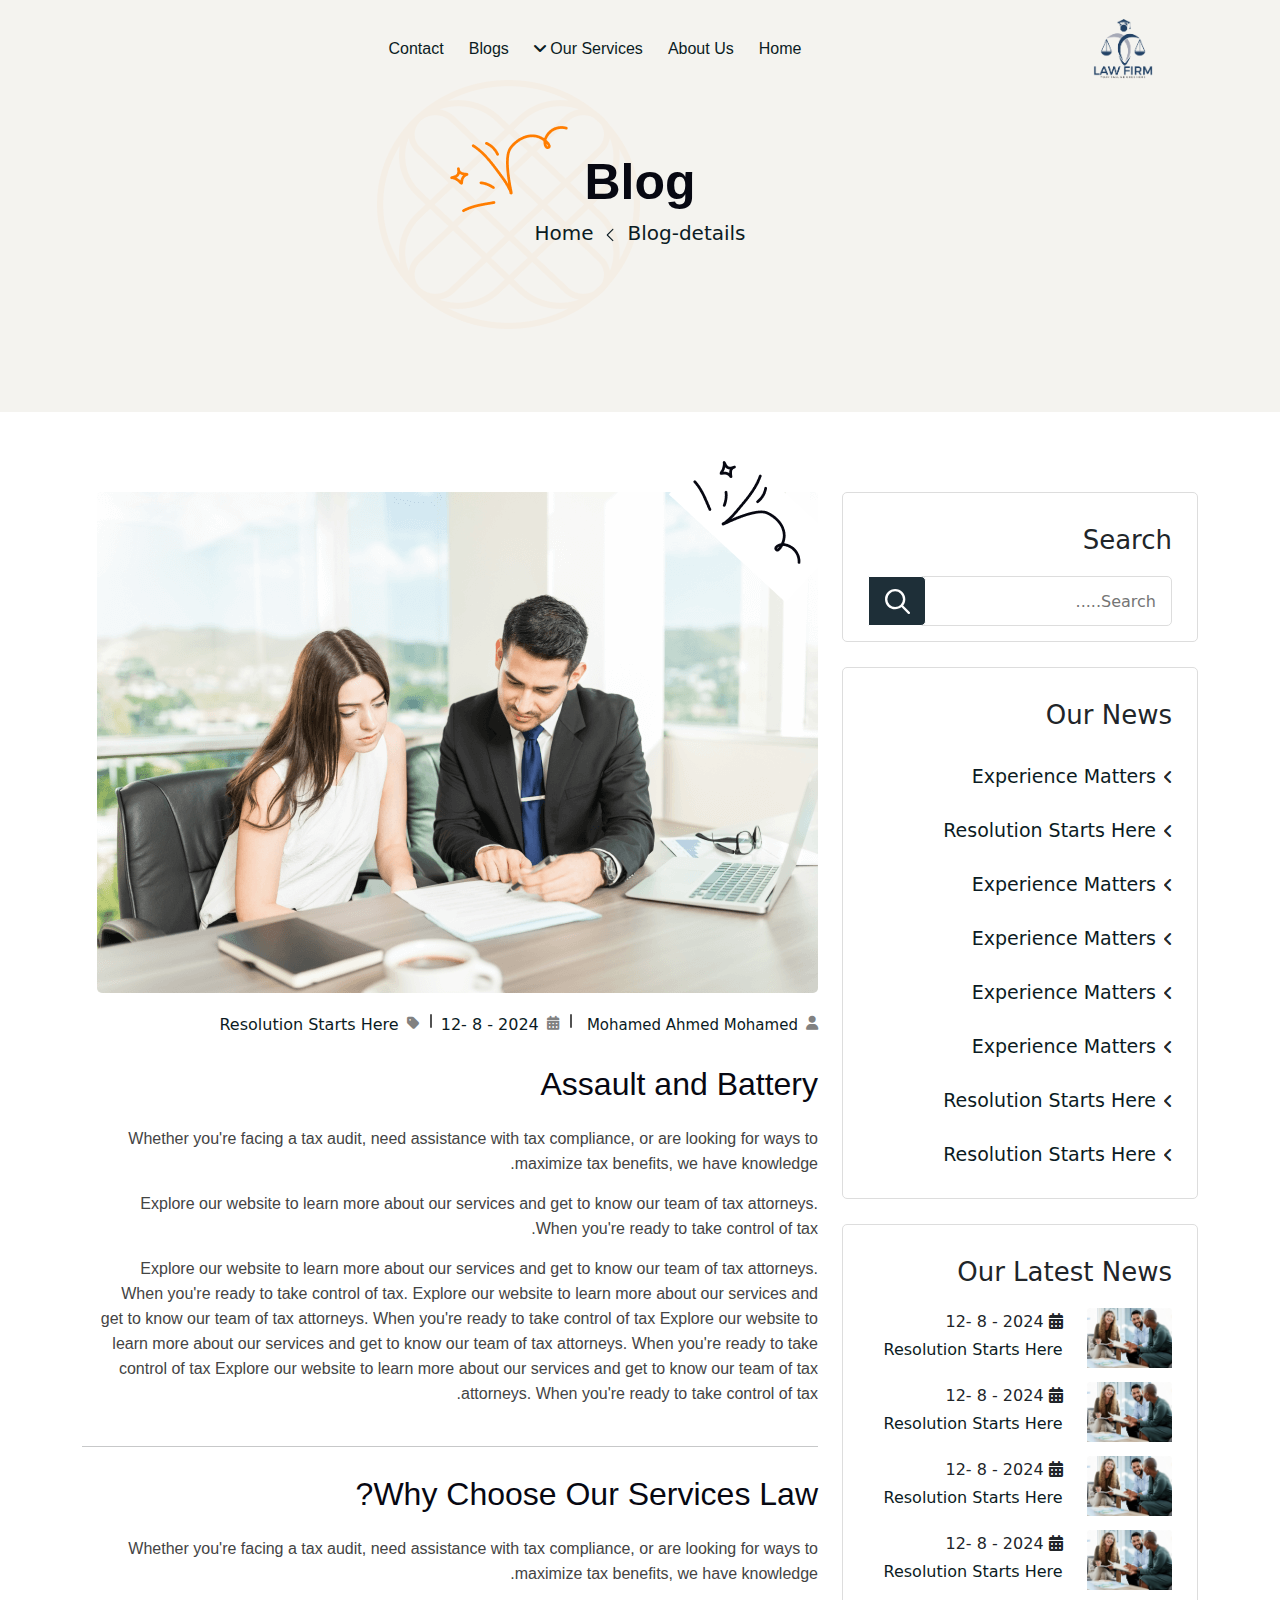
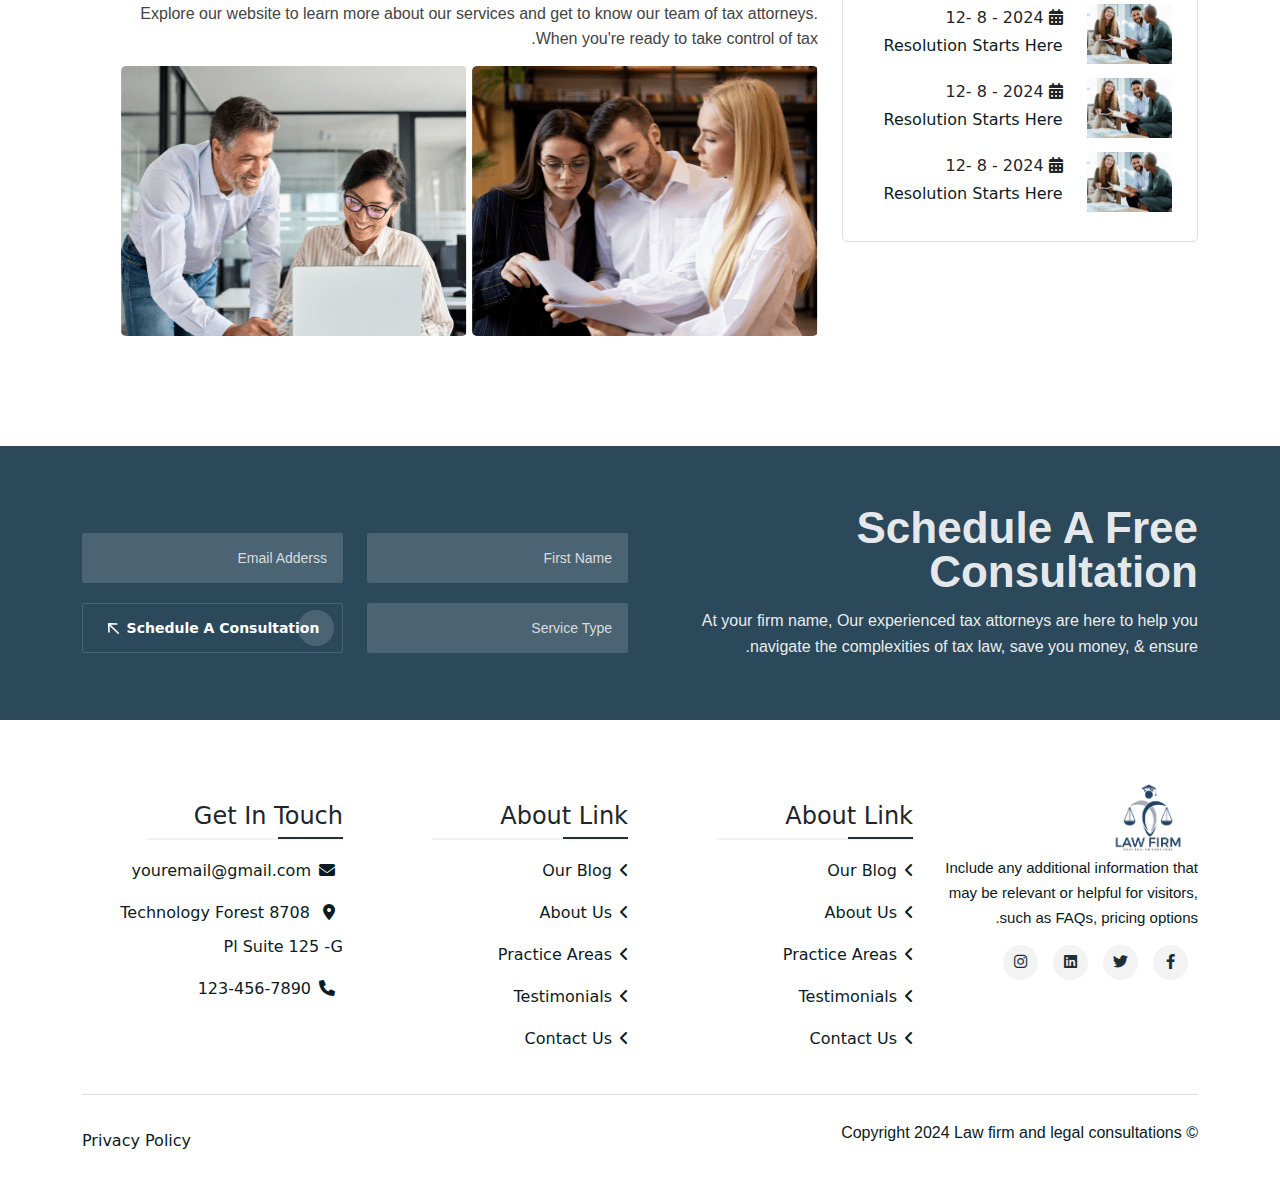
<file: blog-details.html>
<!DOCTYPE html>
<html lang="en" dir="rtl">

<head>
  <meta charset="UTF-8">
  <meta name="viewport" content="width=device-width,initial-scale=1,shrink-to-fit=no">
  <meta http-equiv="X-UA-Compatible" content="ie=edge">

  <!--=====TITLE=======-->
  <title>Law firm and legal consultations</title>

  <!--=====FAV ICON=======-->
  <!-- <link rel="shortcut icon" href="images/fav-icon"> -->
  <!--=====CSS=======-->
  <link rel="stylesheet" href="css/bootstrap.min.css">
  <link rel="stylesheet" href="css/font-awesome.css">
  <link rel="stylesheet" href="css/nice-select.css">
  <link rel="stylesheet" href="css/owl.carousel.min.css">
  <link rel="stylesheet" href="css/slick-slider.css">
  <link rel="stylesheet" href="css/style.css">
</head>

<body>


  <!--===== HEADER STARTS =======-->
  <header class="header about-bg d-none d-lg-block">
    <div class="header-area header header-sticky" id="header">
      <div class="container">
        <div class="row">

          <div class="col-12">
            <div class="header-elements">
              <div class="site-logo">
                <a href="index.html"><img src="images/logo.png" alt=""></a>
              </div>
              <div class="main-menu-ex">
                <ul>
                  <li><a href="index.html" class="mainhome">Home</a>
                  </li>
                  <li><a href="about-us.html">About Us</a></li>

                  <li><a href="Services.html"> Our Services <span><i class="fa-solid fa-angle-down"></i></span></a>
                    <ul class="dropdown-padding">
                      <li><a href="Service-detail.html">Service One</a></li>
                      <li><a href="Service-detail.html">Service Two</a></li>
                      <li><a href="Service-detail.html">Service Three</a></li>
                      <li><a href="Service-detail.html">Service Four </a></li>
                      <li><a href="Service-detail.html">Service Five </a></li>
                    </ul>
                  </li>
                  <li><a href="blog.html">Blogs </a>

                  </li>
                  <li><a href="Contact.html">Contact </a>

                  </li>
                </ul>
              </div>
              <div class="body-overlay"></div>
              <!--===== SIDEBAR ENDS =======-->
            </div>
          </div>
        </div>
      </div>
    </div>
  </header>
  <!--===== HEADER ENDS =======-->

  <!--===== MOBILE HEADER STARTS =======-->
  <div class="mobile-header d-block d-lg-none">
    <div class="container-fluid">
      <div class="col-12">
        <div class="mobile-header-elements">
          <div class="mobile-logo">
            <a href="index.html"><img src="images/logo.png" alt=""></a>
          </div>
          <div class="mobile-nav-icon dots-menu">
            <i class="fa-solid fa-bars"></i>
          </div>
        </div>
      </div>
    </div>
  </div>

  <div class="mobile-sidebar sidebar1">
    <div class="logosicon-area">
      <div class="logos">
        <img src="images/logo.png" alt="">
      </div>
      <div class="menu-close">
        <i class="fa-solid fa-xmark"></i>
      </div>
    </div>
    <div class="mobile-nav">
      <ul class="mobile-nav-list">
        <li><a href="index.html">Home </a></li>
        <li><a href="about-us.html">About Us</a></li>
        <li><a href="Services.html">Services</a>
          <ul class="sub-menu open-sub">
            <li><a href="Service-detail.html">Service One</a></li>
            <li><a href="Service-detail.html">Service Two</a></li>
            <li><a href="Service-detail.html">Service Three</a></li>
            <li><a href="Service-detail.html">Service Four</a></li>
            <li><a href="Service-detail.html">Service Five</a></li>
          </ul>
        </li>
        <li><a href="blog.html">Blogs </a></li>
        <li><a href="Contact.html">Contact</a></li>
      </ul>
    </div>
  </div>
  <!--===== MOBILE HEADER ENDS =======-->

  <!--===== Page-banner Starts =======-->
  <div class="Page-banner-area">
    <img src="images/icon/page-icon.png" class="banner-icon keyframe3" alt="icon-page" />
    <div class="container">
      <div class="row">
        <div class="col-lg-4 m-auto">
          <div class="page-inner-header text-center">
            <h1>Blog</h1>
            
            <a href="index.html">Home
              <span>
                <svg class="svg-inline--fa fa-angle-right" aria-hidden="true" focusable="false" data-prefix="fal"
                  data-icon="angle-right" role="img" xmlns="http://www.w3.org/2000/svg" viewBox="0 0 320 512"
                  data-fa-i2svg="">
                  <path fill="currentColor"
                    d="M267.3 244.7c6.2 6.2 6.2 16.4 0 22.6l-160 160c-6.2 6.2-16.4 6.2-22.6 0s-6.2-16.4 0-22.6L233.4 256 84.7 107.3c-6.2-6.2-6.2-16.4 0-22.6s16.4-6.2 22.6 0l160 160z">
                  </path>
                </svg></span> Blog-details</a>
                <img src="images/icon/banner-page-icon.png" class="head-icon" alt="icon-page" />
          </div>
        </div>
      </div>
    </div>

  </div>
  <!--===== Page-banner ENDS =======-->

  <!-- ============  Blog-details START ============ -->
  <div class="Blog-detail-section">
    <div class="container">
      <div class="row">
        <div class="col-lg-4 col-md-4 col-sm-12">
          <div class="blog-sidebar">
            <div class="search-area">
              <h3>Search</h3>
              <form action="#">
                <input type="text" placeholder="Search.....">
                <button type="submit">
                  <svg class="svg-inline--fa fa-magnifying-glass" aria-hidden="true" focusable="false" data-prefix="far"
                    data-icon="magnifying-glass" role="img" xmlns="http://www.w3.org/2000/svg" viewBox="0 0 512 512"
                    data-fa-i2svg="">
                    <path fill="currentColor"
                      d="M368 208A160 160 0 1 0 48 208a160 160 0 1 0 320 0zM337.1 371.1C301.7 399.2 256.8 416 208 416C93.1 416 0 322.9 0 208S93.1 0 208 0S416 93.1 416 208c0 48.8-16.8 93.7-44.9 129.1L505 471c9.4 9.4 9.4 24.6 0 33.9s-24.6 9.4-33.9 0L337.1 371.1z">
                    </path>
                  </svg><!-- <i class="fa-regular fa-magnifying-glass"></i> --></button>
              </form>
            </div>
            <div class="blog-category">
              <h3>Our News</h3>
              <ul class="list-unstyled">
                <li><i class="fas fa-angle-right"></i><a href="#">Experience Matters
                  </a></li>
                  <li><i class="fas fa-angle-right"></i><a href="#">Resolution Starts Here
                  </a></li>
                  <li><i class="fas fa-angle-right"></i><a href="#">Experience Matters
                  </a></li>
                  <li><i class="fas fa-angle-right"></i><a href="#">Experience Matters
                  </a></li>
                  <li><i class="fas fa-angle-right"></i><a href="#">Experience Matters
                  </a></li>
                  <li><i class="fas fa-angle-right"></i><a href="#">Experience Matters
                  </a></li>
                  <li><i class="fas fa-angle-right"></i><a href="#">Resolution Starts Here
                  </a></li>
                  <li><i class="fas fa-angle-right"></i><a href="#">Resolution Starts Here
                  </a></li>  
               
              </ul>
            </div>
            <div class="blog-Latest-News">
              <h3>Our Latest News</h3>
              <ul class="list-unstyled latest-news">
                <li>
                  <div class="row">
                    <div class="col-md-4">
                      <img src="images/blog/blog-image-1.png" alt="blog-image" class="blog-image"/>
                    </div>
                    <div class="col-md-8">
                     <div class="blog-text-detail">
                      <ul class="list-unstyled">
                        <li><i class="fa-solid fa-calendar-days"></i> 2024 - 8 -12</li>
                        <li><a href="#"> Resolution Starts Here </a></li>
                      </ul>
                    </div>
                  </div>
                  </div>
                </li>
                <li>
                  <div class="row">
                    <div class="col-md-4">
                      <img src="images/blog/blog-image-1.png" alt="blog-image" class="blog-image"/>
                    </div>
                    <div class="col-md-8">
                     <div class="blog-text-detail">
                      <ul class="list-unstyled">
                        <li><i class="fa-solid fa-calendar-days"></i> 2024 - 8 -12</li>
                        <li><a href="#"> Resolution Starts Here </a></li>
                      </ul>
                    </div>
                  </div>
                  </div>
                </li>
                <li>
                  <div class="row">
                    <div class="col-md-4">
                      <img src="images/blog/blog-image-1.png" alt="blog-image" class="blog-image"/>
                    </div>
                    <div class="col-md-8">
                     <div class="blog-text-detail">
                      <ul class="list-unstyled">
                        <li><i class="fa-solid fa-calendar-days"></i> 2024 - 8 -12</li>
                        <li><a href="#"> Resolution Starts Here </a></li>
                      </ul>
                    </div>
                  </div>
                  </div>
                </li>
                <li>
                  <div class="row">
                    <div class="col-md-4">
                      <img src="images/blog/blog-image-1.png" alt="blog-image" class="blog-image"/>
                    </div>
                    <div class="col-md-8">
                     <div class="blog-text-detail">
                      <ul class="list-unstyled">
                        <li><i class="fa-solid fa-calendar-days"></i> 2024 - 8 -12</li>
                        <li><a href="#"> Resolution Starts Here </a></li>
                      </ul>
                    </div>
                  </div>
                  </div>
                </li>
                <li>
                  <div class="row">
                    <div class="col-md-4">
                      <img src="images/blog/blog-image-1.png" alt="blog-image" class="blog-image"/>
                    </div>
                    <div class="col-md-8">
                     <div class="blog-text-detail">
                      <ul class="list-unstyled">
                        <li><i class="fa-solid fa-calendar-days"></i> 2024 - 8 -12</li>
                        <li><a href="#"> Resolution Starts Here </a></li>
                      </ul>
                    </div>
                  </div>
                  </div>
                </li>
                <li>
                  <div class="row">
                    <div class="col-md-4">
                      <img src="images/blog/blog-image-1.png" alt="blog-image" class="blog-image"/>
                    </div>
                    <div class="col-md-8">
                     <div class="blog-text-detail">
                      <ul class="list-unstyled">
                        <li><i class="fa-solid fa-calendar-days"></i> 2024 - 8 -12</li>
                        <li><a href="#"> Resolution Starts Here </a></li>
                      </ul>
                    </div>
                  </div>
                  </div>
                </li>
                <li>
                  <div class="row">
                    <div class="col-md-4">
                      <img src="images/blog/blog-image-1.png" alt="blog-image" class="blog-image"/>
                    </div>
                    <div class="col-md-8">
                     <div class="blog-text-detail">
                      <ul class="list-unstyled">
                        <li><i class="fa-solid fa-calendar-days"></i> 2024 - 8 -12</li>
                        <li><a href="#"> Resolution Starts Here </a></li>
                      </ul>
                    </div>
                  </div>
                  </div>
                </li>
              </ul>
            </div>
           
          </div>
        </div>
        <div class="col-lg-8 col-md-8 col-sm-12">
          <div class="blog-detail">
            <img src="images/Services/service-detail.png" alt="Blog-detail">
            <img src="images/Services/service-icon.png" alt="Blog-icon" class="blog-icon">
            <div class="blog-author-area">
              <div class="blog-author-name">
                <span><i class="fas fa-user"></i> <a href="#!">Mohamed Ahmed Mohamed</a></span>
              </div>
              <div class="blog-date">
                <span><i class="fa-solid fa-calendar-days"></i> <a href="#!">2024 - 8 -12</a></span>
              </div>
              <div class="blog-category-tag">
                <span><i class="fa-solid fa-tag"></i> <a href="#!">Resolution Starts Here</a></span>
              </div>
            </div>
            <h2>Assault and Battery</h2>
            <p data-aos="fade-left" data-aos-duration="900">Whether you're facing a tax audit, need assistance with tax
              compliance, or are looking for ways to maximize tax benefits, we have knowledge.</p>
            <p data-aos="fade-left" data-aos-duration="1000">Explore our website to learn more about our services and
              get to know our team of tax attorneys. When you're ready to take control of tax.</p>
            <p data-aos="fade-left" data-aos-duration="1000">Explore our website to learn more about our services and
              get to know our team of tax attorneys. When you're ready to take control of tax.
              Explore our website to learn more about our services and
              get to know our team of tax attorneys. When you're ready to take control of tax
              Explore our website to learn more about our services and
              get to know our team of tax attorneys. When you're ready to take control of tax
              Explore our website to learn more about our services and
              get to know our team of tax attorneys. When you're ready to take control of tax.</p>
              <hr />
            <h2>Why Choose Our Services Law?</h2>
            <p data-aos="fade-left" data-aos-duration="900">Whether you're facing a tax audit, need assistance with tax
              compliance, or are looking for ways to maximize tax benefits, we have knowledge.</p>
            <p data-aos="fade-left" data-aos-duration="1000">Explore our website to learn more about our services and
              get to know our team of tax attorneys. When you're ready to take control of tax.</p>
              <img src="images/Services/service-detail-1.png" alt="service-image" class="blog-image">
              <img src="images/Services/service-detail-2.png" alt="service-image" class="blog-image">
          </div>
        </div>
      </div>
    </div>
  </div>
  <!-- ============  Blog-details ENDS  ============ -->
  <!-- ===========   Subscribe Starts ========== -->
  <div class="Subscribe-section-area">
    <div class="container">
      <div class="row align-items-center">
        <div class="col-lg-12">
          <div class="subs-section-hedaer aos-init aos-animate" data-aos="zoom-out" data-aos-duration="1000">
            <div class="row align-items-center">
              <div class="col-lg-6">
                <div class="subs-header">
                  <h2 data-aos="fade-up" data-aos-duration="600" class="aos-init">Schedule A Free Consultation </h2>
                  <p data-aos="fade-up" data-aos-duration="800" class="aos-init">At your firm name, Our experienced tax attorneys are here to help you <br> navigate the complexities of tax law, save you money, &amp; ensure.</p>
                </div>
              </div>
              <div class="col-lg-6">
                <div class="subs-contact-area">
                  <div class="row">
                    <div class="col-lg-6">
                      <div class="subs-input">
                        <input type="text" placeholder="First Name">
                      </div>
                    </div>
                    <div class="col-lg-6">
                      <div class="subs-input">
                        <input type="email" placeholder="Email Adderss">
                      </div>
                    </div>
                    <div class="col-lg-6">
                      <div class="subs-input">
                        <input type="text" placeholder="Service Type">
                      </div>
                    </div>
                    <div class="col-lg-6">
                      <div class="subs-input">
                        <button type="submit" class="learn-more">Schedule A Consultation<svg class="svg-inline--fa fa-arrow-right" aria-hidden="true" focusable="false" data-prefix="far" data-icon="arrow-right" role="img" xmlns="http://www.w3.org/2000/svg" viewBox="0 0 448 512" data-fa-i2svg=""><path fill="currentColor" d="M440.6 273.4c4.7-4.5 7.4-10.8 7.4-17.4s-2.7-12.8-7.4-17.4l-176-168c-9.6-9.2-24.8-8.8-33.9 .8s-8.8 24.8 .8 33.9L364.1 232 24 232c-13.3 0-24 10.7-24 24s10.7 24 24 24l340.1 0L231.4 406.6c-9.6 9.2-9.9 24.3-.8 33.9s24.3 9.9 33.9 .8l176-168z"></path></svg><!-- <i class="fa-regular fa-arrow-right"></i> --></button>
                      </div>
                    </div>
                  </div>
                </div>
              </div>
            </div>
          </div>
        </div>
      </div>
    </div>
   </div>
  <!-- ===========   Subscribe Ends ========== -->
  <!--===== FOOTER STARTS =======-->
  <div class="footer-section-area">
    <div class="container">
      <div class="row">
        <div class="col-lg-12">
          <div class="footer-all-section-area sp5">
            <div class="row">
              <div class="col-lg-3 col-md-6">
                <div class="footer-last-section">
                  <div class="footer-image">
                    <img src="images/logo.png" alt="">
                  </div>
                  <div class="footer-text-area">
                    <p>Include any additional information that may be relevant or helpful for visitors, such as FAQs,
                      pricing options.</p>
                    <div class="social-list-area">
                      <ul>
                        <li><a href="#"><i class="fa-brands fa-facebook-f"></i></a></li>
                        <li><a href="#"><i class="fa-brands fa-twitter"></i></a></li>
                        <li><a href="#"><i class="fa-brands fa-linkedin"></i></a></li>
                        <li><a href="#"><i class="fa-brands fa-instagram"></i></a></li>
                      </ul>
                    </div>
                  </div>
                </div>
              </div>
              <div class="col-lg-3 col-md-6">
                <div class="about-links-area">
                  <h3>About Link</h3>
                  <ul>
                    <li><i class="fas fa-angle-right"></i><a href="#!">Our Blog</a></li>
                    <li><i class="fas fa-angle-right"></i><a href="#!">About Us</a></li>
                    <li><i class="fas fa-angle-right"></i><a href="#!">Practice Areas</a></li>
                    <li><i class="fas fa-angle-right"></i><a href="#!">Testimonials </a></li>
                    <li><i class="fas fa-angle-right"></i><a href="#!">Contact Us</a></li>

                  </ul>
                </div>
              </div>

              <div class="col-lg-3 col-md-6">
                <div class="about-links-area">
                  <h3>About Link</h3>
                  <ul>
                    <li><i class="fas fa-angle-right"></i><a href="#!">Our Blog</a></li>
                    <li><i class="fas fa-angle-right"></i><a href="#!">About Us</a></li>
                    <li><i class="fas fa-angle-right"></i><a href="#!">Practice Areas</a></li>
                    <li><i class="fas fa-angle-right"></i><a href="#!">Testimonials </a></li>
                    <li><i class="fas fa-angle-right"></i><a href="#!">Contact Us</a></li>

                  </ul>
                </div>
              </div>

              <div class="col-lg-3 col-md-6">
                <div class="get-links-area">
                  <h3>Get In Touch</h3>
                  <ul>
                    <li><i class="fas fa-envelope"></i><a href="maito:youremail@gmail.com">youremail@gmail.com</a></li>
                    <li><i class="fa-solid fa-location-dot"></i> <a href="#">8708 Technology Forest <br> Pl Suite 125
                        -G</a></li>
                    <li><i class="fas fa-phone"></i><a href="tel:123-456-7890">123-456-7890</a></li>
                  </ul>
                </div>
              </div>
            </div>
          </div>
          <div class="copyright-area">
            <p>© Copyright 2024 Law firm and legal consultations</p>
            <a href="#">Privacy Policy</a>
          </div>
        </div>
      </div>
    </div>
  </div>
  <!--===== FOOTER ENDS =======-->
  <!--=====JS=======-->
  <script src="js/jquery.js"></script>
  <script src="js/bootstrap.js"></script>
  <script src="js/owl-carousel.js"></script>
  <script src="js/jquery-modal.js"></script>
  <script src="js/jquery-nice-select.js"></script>
  <script src="js/mobilemenu.js"></script>
  <script src="js/main.js"></script>
</body>

</html>
</file>
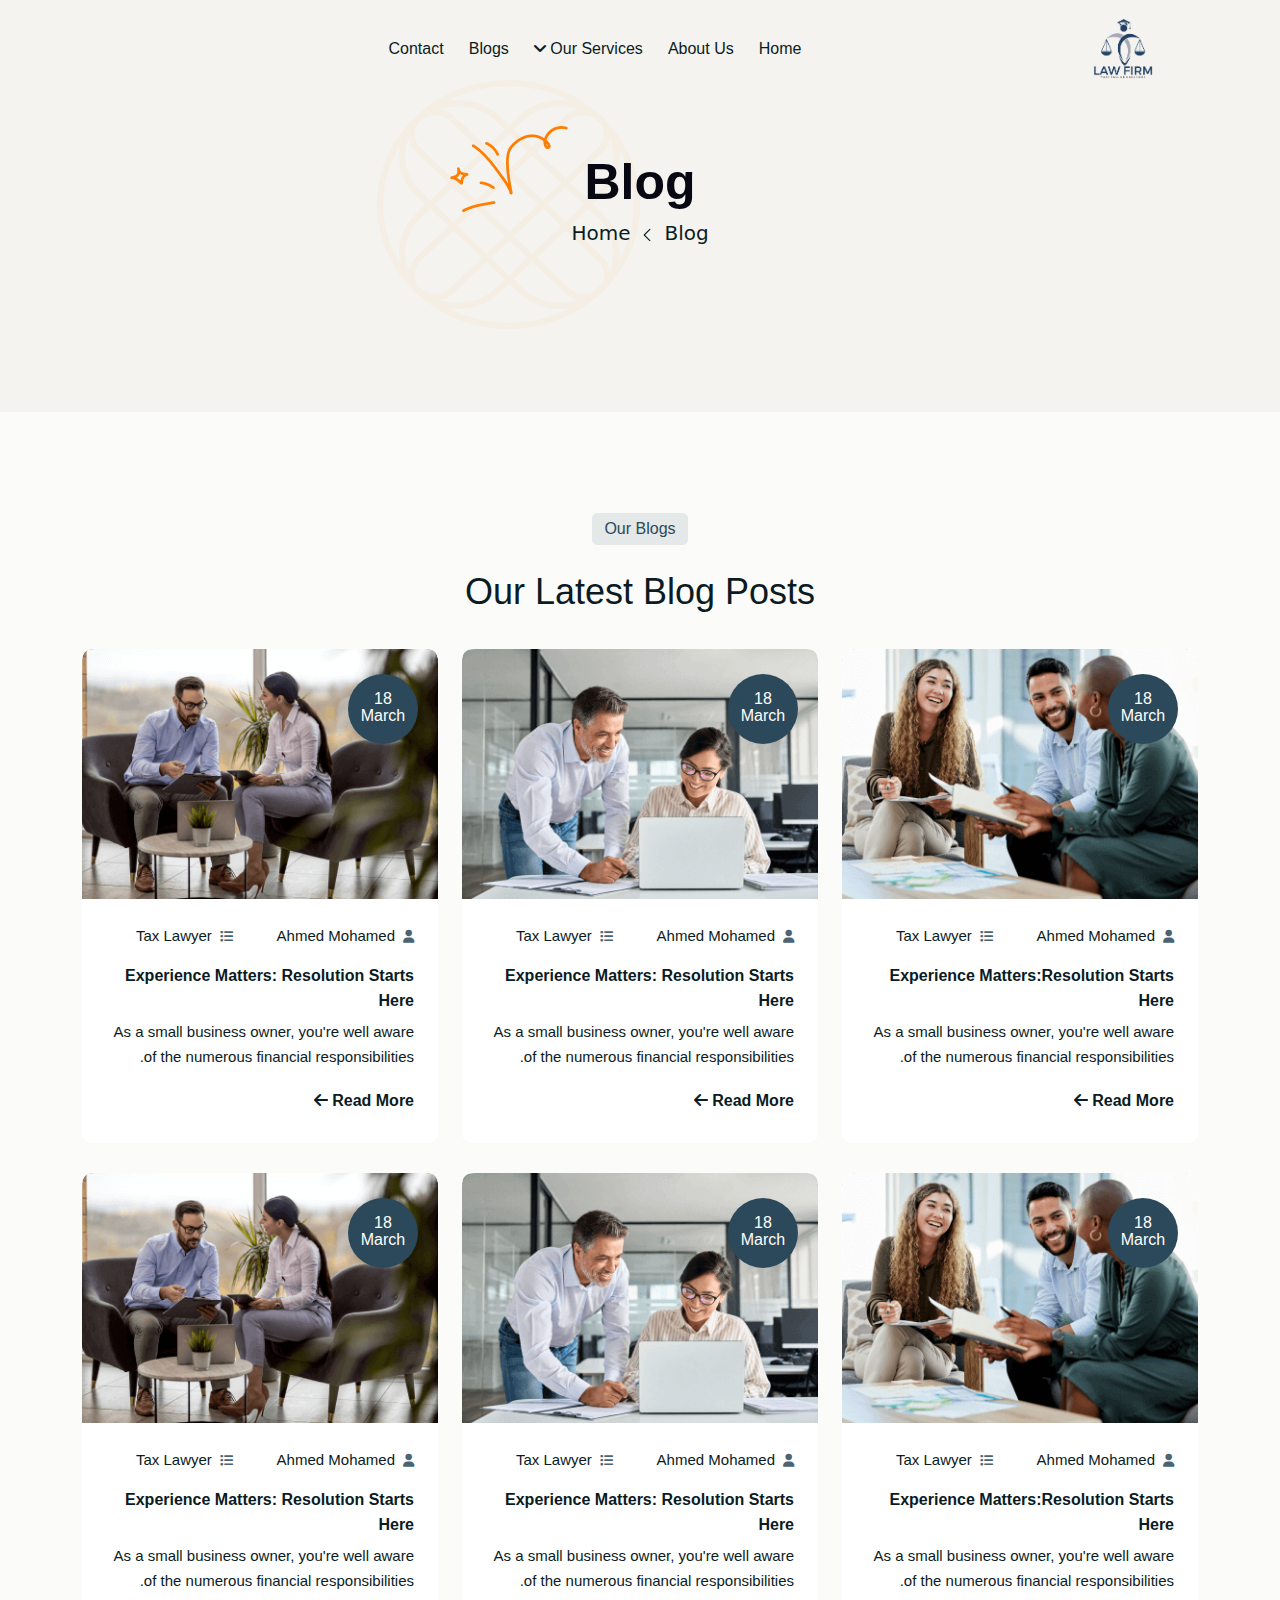
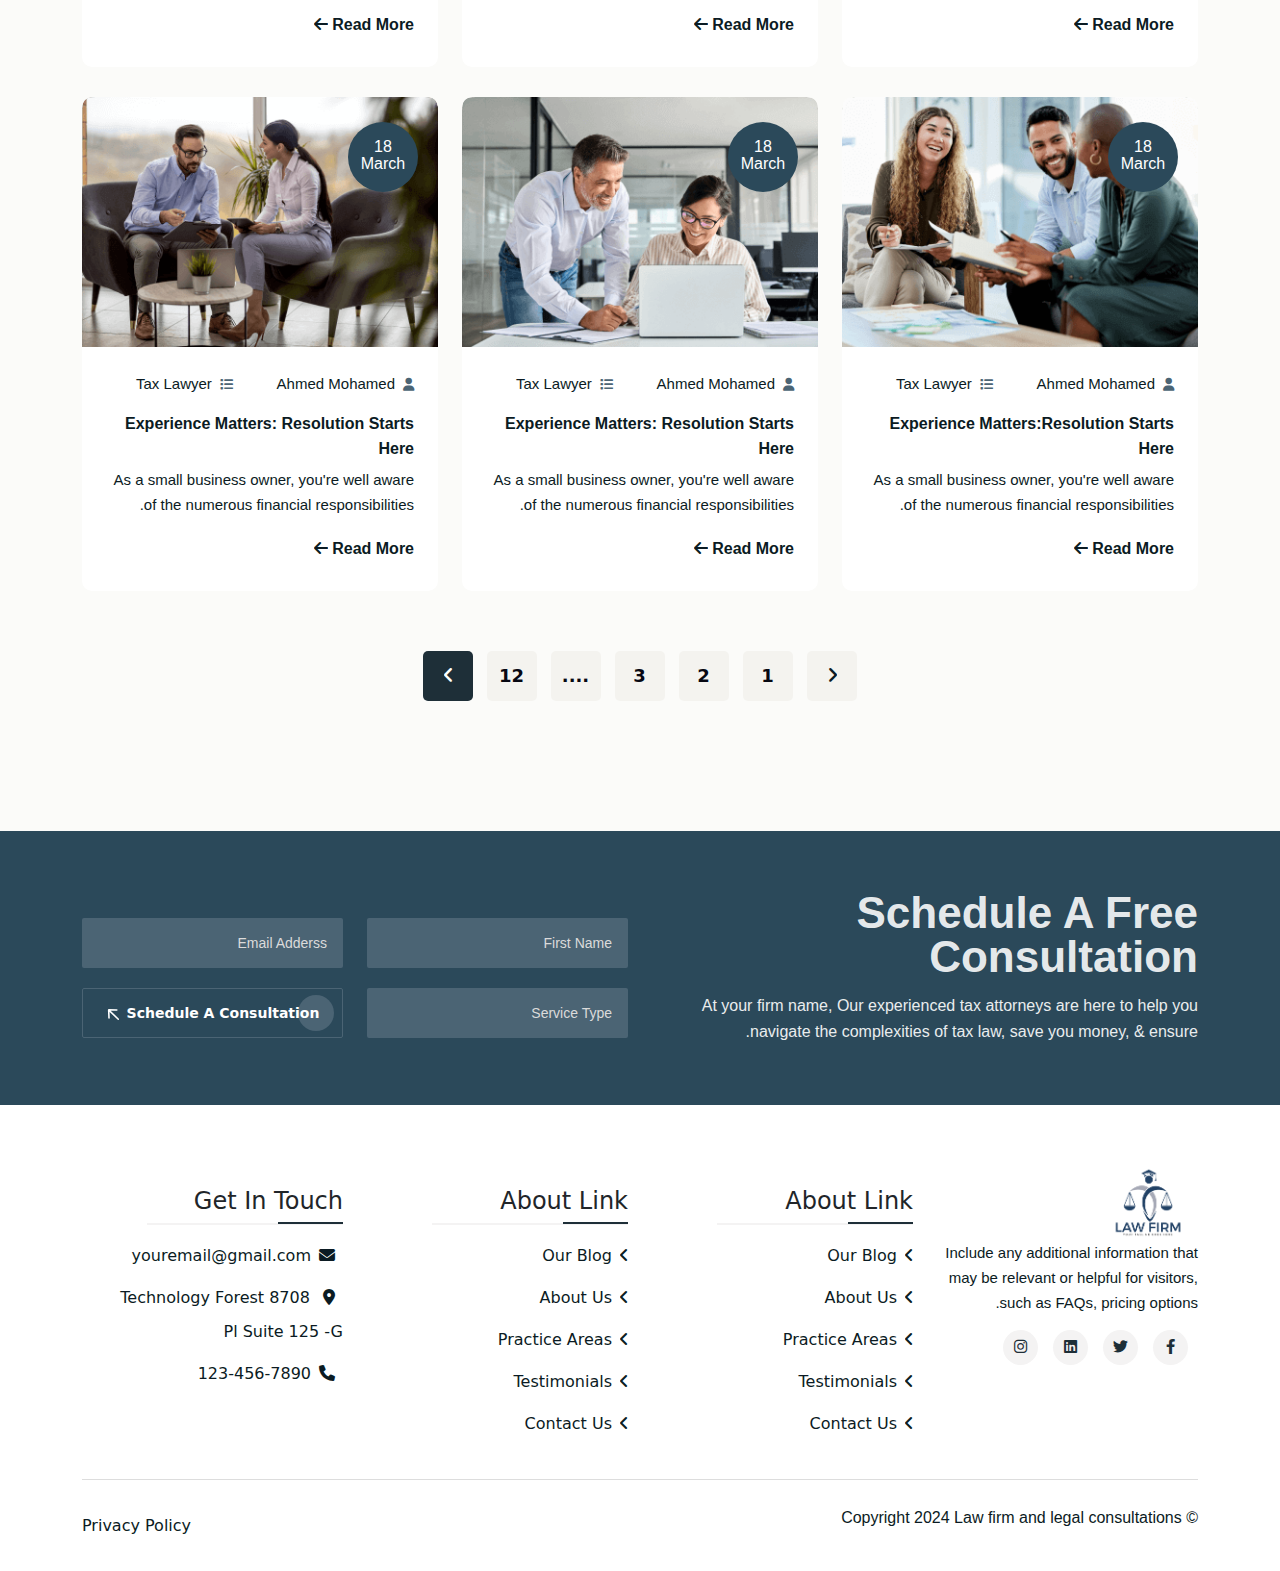
<file: blog.html>
<!DOCTYPE html>
<html lang="en" dir="rtl">

<head>
  <meta charset="UTF-8">
  <meta name="viewport" content="width=device-width,initial-scale=1,shrink-to-fit=no">
  <meta http-equiv="X-UA-Compatible" content="ie=edge">

  <!--=====TITLE=======-->
  <title>Law firm and legal consultations</title>

  <!--=====FAV ICON=======-->
  <!-- <link rel="shortcut icon" href="images/fav-icon"> -->
  <!--=====CSS=======-->
  <link rel="stylesheet" href="css/bootstrap.min.css">
  <link rel="stylesheet" href="css/font-awesome.css">
  <link rel="stylesheet" href="css/nice-select.css">
  <link rel="stylesheet" href="css/owl.carousel.min.css">
  <link rel="stylesheet" href="css/slick-slider.css">
  <link rel="stylesheet" href="css/style.css">
</head>

<body>


  <!--===== HEADER STARTS =======-->
  <header class="header about-bg d-none d-lg-block">
    <div class="header-area header header-sticky" id="header">
      <div class="container">
        <div class="row">

          <div class="col-12">
            <div class="header-elements">
              <div class="site-logo">
                <a href="index.html"><img src="images/logo.png" alt=""></a>
              </div>
              <div class="main-menu-ex">
                <ul>
                  <li><a href="index.html" class="mainhome">Home</a>
                  </li>
                  <li><a href="about-us.html">About Us</a></li>

                  <li><a href="Services.html"> Our Services <span><i class="fa-solid fa-angle-down"></i></span></a>
                    <ul class="dropdown-padding">
                      <li><a href="Service-detail.html">Service One</a></li>
                      <li><a href="Service-detail.html">Service Two</a></li>
                      <li><a href="Service-detail.html">Service Three</a></li>
                      <li><a href="Service-detail.html">Service Four </a></li>
                      <li><a href="Service-detail.html">Service Five </a></li>
                    </ul>
                  </li>
                  <li><a href="blog.html">Blogs </a>

                  </li>
                  <li><a href="Contact.html">Contact </a>

                  </li>
                </ul>
              </div>
              <div class="body-overlay"></div>
              <!--===== SIDEBAR ENDS =======-->
            </div>
          </div>
        </div>
      </div>
    </div>
  </header>
  <!--===== HEADER ENDS =======-->

  <!--===== MOBILE HEADER STARTS =======-->
  <div class="mobile-header d-block d-lg-none">
    <div class="container-fluid">
      <div class="col-12">
        <div class="mobile-header-elements">
          <div class="mobile-logo">
            <a href="index.html"><img src="images/logo.png" alt=""></a>
          </div>
          <div class="mobile-nav-icon dots-menu">
            <i class="fa-solid fa-bars"></i>
          </div>
        </div>
      </div>
    </div>
  </div>

  <div class="mobile-sidebar sidebar1">
    <div class="logosicon-area">
      <div class="logos">
        <img src="images/logo.png" alt="">
      </div>
      <div class="menu-close">
        <i class="fa-solid fa-xmark"></i>
      </div>
    </div>
    <div class="mobile-nav">
      <ul class="mobile-nav-list">
        <li><a href="index.html">Home </a></li>
        <li><a href="about-us.html">About Us</a></li>
        <li><a href="Services.html">Services</a>
          <ul class="sub-menu open-sub">
            <li><a href="Service-detail.html">Service One</a></li>
            <li><a href="Service-detail.html">Service Two</a></li>
            <li><a href="Service-detail.html">Service Three</a></li>
            <li><a href="Service-detail.html">Service Four</a></li>
            <li><a href="Service-detail.html">Service Five</a></li>
          </ul>
        </li>
        <li><a href="blog.html">Blogs </a></li>
        <li><a href="Contact.html">Contact</a></li>
      </ul>
    </div>
  </div>
  <!--===== MOBILE HEADER ENDS =======-->

  <!--===== Page-banner Starts =======-->
  <div class="Page-banner-area">
    <img src="images/icon/page-icon.png" class="banner-icon keyframe3" alt="icon-page" />
    <div class="container">
      <div class="row">
        <div class="col-lg-4 m-auto">
          <div class="page-inner-header text-center">
            <h1>Blog</h1>
            
            <a href="index.html">Home
              <span>
                <svg class="svg-inline--fa fa-angle-right" aria-hidden="true" focusable="false" data-prefix="fal"
                  data-icon="angle-right" role="img" xmlns="http://www.w3.org/2000/svg" viewBox="0 0 320 512"
                  data-fa-i2svg="">
                  <path fill="currentColor"
                    d="M267.3 244.7c6.2 6.2 6.2 16.4 0 22.6l-160 160c-6.2 6.2-16.4 6.2-22.6 0s-6.2-16.4 0-22.6L233.4 256 84.7 107.3c-6.2-6.2-6.2-16.4 0-22.6s16.4-6.2 22.6 0l160 160z">
                  </path>
                </svg></span> Blog</a>
                <img src="images/icon/banner-page-icon.png" class="head-icon" alt="icon-page" />
          </div>
        </div>
      </div>
    </div>

  </div>
  <!--===== Page-banner ENDS =======-->

    <!-- ============  Blog START ============ -->
    <div class="blog-section-area blog-page">
      <div class="container">
        <div class="row">
          <div class="col-lg-6 m-auto">
            <div class="blog-header text-center">
              <span data-aos="fade-up" data-aos-duration="600" class="aos-init titlespan">Our Blogs</span>
              <h2 data-aos-duration="800" data-aos="fade-up" class="aos-init">Our Latest Blog Posts </h2>
            </div>
          </div>
        </div>
        <div class="row">
          <div class="col-lg-4 col-md-6 aos-init" data-aos="fade-up" data-aos-duration="800">
            <div class="blog-boxarea">
              <div class="blog-images">
                <img src="images/blog/blog-image-1.png" alt="">
                <div class="date-img">
                  <h6>18 March</h6>
                </div>
              </div>
             <div class="blog-all-textarea">
              <div class="blog-text-area">
                <div class="blog-name-area">
                  <i class="fas fa-user"></i>
                  <a href="#!"><p>Ahmed Mohamed</p></a>
                </div>
                <div class="blog-name-area">
                  <i class="fas fa-list"></i>
                  <a href="#!"><p>Tax Lawyer</p></a>
                </div>
              </div>
              <a href="blog-details.html">Experience Matters:Resolution Starts Here</a>
              <p>As a small business owner, you're well aware of the numerous financial responsibilities.</p>
              <a href="blog-details.html" class="readmore">Read More <i class="fas fa-arrow-right"></i></a>
             </div>
            </div>
          </div>
  
          <div class="col-lg-4 col-md-6 aos-init" data-aos="fade-up" data-aos-duration="1000">
            <div class="blog-boxarea">
              <div class="blog-images">
                <img src="images/blog/blog-image-2.png" alt="">
                <div class="date-img">
                  <h6>18 March</h6>
                </div>
              </div>
             <div class="blog-all-textarea">
              <div class="blog-text-area">
                <div class="blog-name-area">
                  <i class="fas fa-user"></i>
                  <a href="#!"><p>Ahmed Mohamed</p></a>
                </div>
                <div class="blog-name-area">
                  <i class="fas fa-list"></i>
                  <a href="#!"><p>Tax Lawyer</p></a>
                </div>
              </div>
              <a href="blog-details.html">Experience Matters: Resolution Starts Here</a>
              <p>As a small business owner, you're well aware of the numerous financial responsibilities.</p>
              <a href="blog-details.html" class="readmore">Read More <i class="fas fa-arrow-right"></i></a>
             </div>
            </div>
          </div>
  
          <div class="col-lg-4 col-md-6 aos-init" data-aos="fade-up" data-aos-duration="1200">
            <div class="blog-boxarea">
              <div class="blog-images">
                <img src="images/blog/blog-image-3.png" alt="">
                <div class="date-img">
                  <h6>18 March</h6>
                </div>
              </div>
             <div class="blog-all-textarea">
              <div class="blog-text-area">
                <div class="blog-name-area">
                  <i class="fas fa-user"></i>
                  <a href="#!"><p>Ahmed Mohamed</p></a>
                </div>
                <div class="blog-name-area">
                  <i class="fas fa-list"></i>
                  <a href="#!"><p>Tax Lawyer</p></a>
                </div>
              </div>
              <a href="blog-details.html">Experience Matters: Resolution Starts Here</a>
              <p>As a small business owner, you're well aware of the numerous financial responsibilities.</p>
              <a href="blog-details.html" class="readmore">Read More <i class="fas fa-arrow-right"></i></a>
             </div>
            </div>
          </div>
          <div class="col-lg-4 col-md-6 aos-init" data-aos="fade-up" data-aos-duration="800">
            <div class="blog-boxarea">
              <div class="blog-images">
                <img src="images/blog/blog-image-1.png" alt="">
                <div class="date-img">
                  <h6>18 March</h6>
                </div>
              </div>
             <div class="blog-all-textarea">
              <div class="blog-text-area">
                <div class="blog-name-area">
                  <i class="fas fa-user"></i>
                  <a href="#!"><p>Ahmed Mohamed</p></a>
                </div>
                <div class="blog-name-area">
                  <i class="fas fa-list"></i>
                  <a href="#!"><p>Tax Lawyer</p></a>
                </div>
              </div>
              <a href="blog-details.html">Experience Matters:Resolution Starts Here</a>
              <p>As a small business owner, you're well aware of the numerous financial responsibilities.</p>
              <a href="blog-details.html" class="readmore">Read More <i class="fas fa-arrow-right"></i></a>
             </div>
            </div>
          </div>
  
          <div class="col-lg-4 col-md-6 aos-init" data-aos="fade-up" data-aos-duration="1000">
            <div class="blog-boxarea">
              <div class="blog-images">
                <img src="images/blog/blog-image-2.png" alt="">
                <div class="date-img">
                  <h6>18 March</h6>
                </div>
              </div>
             <div class="blog-all-textarea">
              <div class="blog-text-area">
                <div class="blog-name-area">
                  <i class="fas fa-user"></i>
                  <a href="#!"><p>Ahmed Mohamed</p></a>
                </div>
                <div class="blog-name-area">
                  <i class="fas fa-list"></i>
                  <a href="#!"><p>Tax Lawyer</p></a>
                </div>
              </div>
              <a href="blog-details.html">Experience Matters: Resolution Starts Here</a>
              <p>As a small business owner, you're well aware of the numerous financial responsibilities.</p>
              <a href="blog-details.html" class="readmore">Read More <i class="fas fa-arrow-right"></i></a>
             </div>
            </div>
          </div>
  
          <div class="col-lg-4 col-md-6 aos-init" data-aos="fade-up" data-aos-duration="1200">
            <div class="blog-boxarea">
              <div class="blog-images">
                <img src="images/blog/blog-image-3.png" alt="">
                <div class="date-img">
                  <h6>18 March</h6>
                </div>
              </div>
             <div class="blog-all-textarea">
              <div class="blog-text-area">
                <div class="blog-name-area">
                  <i class="fas fa-user"></i>
                  <a href="#!"><p>Ahmed Mohamed</p></a>
                </div>
                <div class="blog-name-area">
                  <i class="fas fa-list"></i>
                  <a href="#!"><p>Tax Lawyer</p></a>
                </div>
              </div>
              <a href="#!">Experience Matters: Resolution Starts Here</a>
              <p>As a small business owner, you're well aware of the numerous financial responsibilities.</p>
              <a href="#!" class="readmore">Read More <i class="fas fa-arrow-right"></i></a>
             </div>
            </div>
          </div>
          <div class="col-lg-4 col-md-6 aos-init" data-aos="fade-up" data-aos-duration="800">
            <div class="blog-boxarea">
              <div class="blog-images">
                <img src="images/blog/blog-image-1.png" alt="">
                <div class="date-img">
                  <h6>18 March</h6>
                </div>
              </div>
             <div class="blog-all-textarea">
              <div class="blog-text-area">
                <div class="blog-name-area">
                  <i class="fas fa-user"></i>
                  <a href="#!"><p>Ahmed Mohamed</p></a>
                </div>
                <div class="blog-name-area">
                  <i class="fas fa-list"></i>
                  <a href="#!"><p>Tax Lawyer</p></a>
                </div>
              </div>
              <a href="blog-details.html">Experience Matters:Resolution Starts Here</a>
              <p>As a small business owner, you're well aware of the numerous financial responsibilities.</p>
              <a href="blog-details.html" class="readmore">Read More <i class="fas fa-arrow-right"></i></a>
             </div>
            </div>
          </div>
  
          <div class="col-lg-4 col-md-6 aos-init" data-aos="fade-up" data-aos-duration="1000">
            <div class="blog-boxarea">
              <div class="blog-images">
                <img src="images/blog/blog-image-2.png" alt="">
                <div class="date-img">
                  <h6>18 March</h6>
                </div>
              </div>
             <div class="blog-all-textarea">
              <div class="blog-text-area">
                <div class="blog-name-area">
                  <i class="fas fa-user"></i>
                  <a href="#!"><p>Ahmed Mohamed</p></a>
                </div>
                <div class="blog-name-area">
                  <i class="fas fa-list"></i>
                  <a href="#!"><p>Tax Lawyer</p></a>
                </div>
              </div>
              <a href="blog-details.html">Experience Matters: Resolution Starts Here</a>
              <p>As a small business owner, you're well aware of the numerous financial responsibilities.</p>
              <a href="blog-details.html" class="readmore">Read More <i class="fas fa-arrow-right"></i></a>
             </div>
            </div>
          </div>
  
          <div class="col-lg-4 col-md-6 aos-init" data-aos="fade-up" data-aos-duration="1200">
            <div class="blog-boxarea">
              <div class="blog-images">
                <img src="images/blog/blog-image-3.png" alt="">
                <div class="date-img">
                  <h6>18 March</h6>
                </div>
              </div>
             <div class="blog-all-textarea">
              <div class="blog-text-area">
                <div class="blog-name-area">
                  <i class="fas fa-user"></i>
                  <a href="#!"><p>Ahmed Mohamed</p></a>
                </div>
                <div class="blog-name-area">
                  <i class="fas fa-list"></i>
                  <a href="#!"><p>Tax Lawyer</p></a>
                </div>
              </div>
              <a href="blog-details.html">Experience Matters: Resolution Starts Here</a>
              <p>As a small business owner, you're well aware of the numerous financial responsibilities.</p>
              <a href="blog-details.html" class="readmore">Read More <i class="fas fa-arrow-right"></i></a>
             </div>
            </div>
          </div>
        </div>
        <div class="row"> 
          <div class="col-lg-12 m-auto">
            <div class="pagination-area">
              <ul class="list-unstyled">
                <li class="page-item previous">
                  <a href="#" aria-label="previous">
                    <i class="fas fa-angle-left"></i>
                  </a>
                </li>
                <li class="page-item">
                  <a class="page-link" href="#" >1</a>
                </li>
                <li class="page-item">
                  <a class="page-link" href="#" >2</a>
                </li>
                <li class="page-item">
                  <a class="page-link" href="#" >3</a>
                </li>
                <li class="page-item">
                  <a class="page-link" href="#" >....</a>
                </li>
                <li class="page-item">
                  <a class="page-link" href="#" >12</a>
                </li>
                <li class="page-item Next">
                  <a href="#" aria-label="Next">
                    <i class="fas fa-angle-right"></i>
                  </a>
                </li>
              </ul>
            </div>
          </div>
        </div>
      </div>
    </div>

    <!-- ============  Blog ENDS  ============ -->
    <!-- ===========   Subscribe Starts ========== -->
  <div class="Subscribe-section-area">
    <div class="container">
      <div class="row align-items-center">
        <div class="col-lg-12">
          <div class="subs-section-hedaer aos-init aos-animate" data-aos="zoom-out" data-aos-duration="1000">
            <div class="row align-items-center">
              <div class="col-lg-6">
                <div class="subs-header">
                  <h2 data-aos="fade-up" data-aos-duration="600" class="aos-init">Schedule A Free Consultation </h2>
                  <p data-aos="fade-up" data-aos-duration="800" class="aos-init">At your firm name, Our experienced tax attorneys are here to help you <br> navigate the complexities of tax law, save you money, &amp; ensure.</p>
                </div>
              </div>
              <div class="col-lg-6">
                <div class="subs-contact-area">
                  <div class="row">
                    <div class="col-lg-6">
                      <div class="subs-input">
                        <input type="text" placeholder="First Name">
                      </div>
                    </div>
                    <div class="col-lg-6">
                      <div class="subs-input">
                        <input type="email" placeholder="Email Adderss">
                      </div>
                    </div>
                    <div class="col-lg-6">
                      <div class="subs-input">
                        <input type="text" placeholder="Service Type">
                      </div>
                    </div>
                    <div class="col-lg-6">
                      <div class="subs-input">
                        <button type="submit" class="learn-more">Schedule A Consultation<svg class="svg-inline--fa fa-arrow-right" aria-hidden="true" focusable="false" data-prefix="far" data-icon="arrow-right" role="img" xmlns="http://www.w3.org/2000/svg" viewBox="0 0 448 512" data-fa-i2svg=""><path fill="currentColor" d="M440.6 273.4c4.7-4.5 7.4-10.8 7.4-17.4s-2.7-12.8-7.4-17.4l-176-168c-9.6-9.2-24.8-8.8-33.9 .8s-8.8 24.8 .8 33.9L364.1 232 24 232c-13.3 0-24 10.7-24 24s10.7 24 24 24l340.1 0L231.4 406.6c-9.6 9.2-9.9 24.3-.8 33.9s24.3 9.9 33.9 .8l176-168z"></path></svg><!-- <i class="fa-regular fa-arrow-right"></i> --></button>
                      </div>
                    </div>
                  </div>
                </div>
              </div>
            </div>
          </div>
        </div>
      </div>
    </div>
   </div>
  <!-- ===========   Subscribe Ends ========== -->
  <!--===== FOOTER STARTS =======-->
  <div class="footer-section-area">
    <div class="container">
      <div class="row">
        <div class="col-lg-12">
          <div class="footer-all-section-area sp5">
            <div class="row">
              <div class="col-lg-3 col-md-6">
                <div class="footer-last-section">
                  <div class="footer-image">
                    <img src="images/logo.png" alt="">
                  </div>
                  <div class="footer-text-area">
                    <p>Include any additional information that may be relevant or helpful for visitors, such as FAQs,
                      pricing options.</p>
                    <div class="social-list-area">
                      <ul>
                        <li><a href="#"><i class="fa-brands fa-facebook-f"></i></a></li>
                        <li><a href="#"><i class="fa-brands fa-twitter"></i></a></li>
                        <li><a href="#"><i class="fa-brands fa-linkedin"></i></a></li>
                        <li><a href="#"><i class="fa-brands fa-instagram"></i></a></li>
                      </ul>
                    </div>
                  </div>
                </div>
              </div>
              <div class="col-lg-3 col-md-6">
                <div class="about-links-area">
                  <h3>About Link</h3>
                  <ul>
                    <li><i class="fas fa-angle-right"></i><a href="#!">Our Blog</a></li>
                    <li><i class="fas fa-angle-right"></i><a href="#!">About Us</a></li>
                    <li><i class="fas fa-angle-right"></i><a href="#!">Practice Areas</a></li>
                    <li><i class="fas fa-angle-right"></i><a href="#!">Testimonials </a></li>
                    <li><i class="fas fa-angle-right"></i><a href="#!">Contact Us</a></li>

                  </ul>
                </div>
              </div>

              <div class="col-lg-3 col-md-6">
                <div class="about-links-area">
                  <h3>About Link</h3>
                  <ul>
                    <li><i class="fas fa-angle-right"></i><a href="#!">Our Blog</a></li>
                    <li><i class="fas fa-angle-right"></i><a href="#!">About Us</a></li>
                    <li><i class="fas fa-angle-right"></i><a href="#!">Practice Areas</a></li>
                    <li><i class="fas fa-angle-right"></i><a href="#!">Testimonials </a></li>
                    <li><i class="fas fa-angle-right"></i><a href="#!">Contact Us</a></li>

                  </ul>
                </div>
              </div>

              <div class="col-lg-3 col-md-6">
                <div class="get-links-area">
                  <h3>Get In Touch</h3>
                  <ul>
                    <li><i class="fas fa-envelope"></i><a href="maito:youremail@gmail.com">youremail@gmail.com</a></li>
                    <li><i class="fa-solid fa-location-dot"></i> <a href="#">8708 Technology Forest <br> Pl Suite 125
                        -G</a></li>
                    <li><i class="fas fa-phone"></i><a href="tel:123-456-7890">123-456-7890</a></li>
                  </ul>
                </div>
              </div>
            </div>
          </div>
          <div class="copyright-area">
            <p>© Copyright 2024 Law firm and legal consultations</p>
            <a href="#">Privacy Policy</a>
          </div>
        </div>
      </div>
    </div>
  </div>
  <!--===== FOOTER ENDS =======-->
  <!--=====JS=======-->
  <script src="js/jquery.js"></script>
  <script src="js/bootstrap.js"></script>
  <script src="js/owl-carousel.js"></script>
  <script src="js/jquery-modal.js"></script>
  <script src="js/jquery-nice-select.js"></script>
  <script src="js/mobilemenu.js"></script>
  <script src="js/main.js"></script>

</body>

</html>
</file>
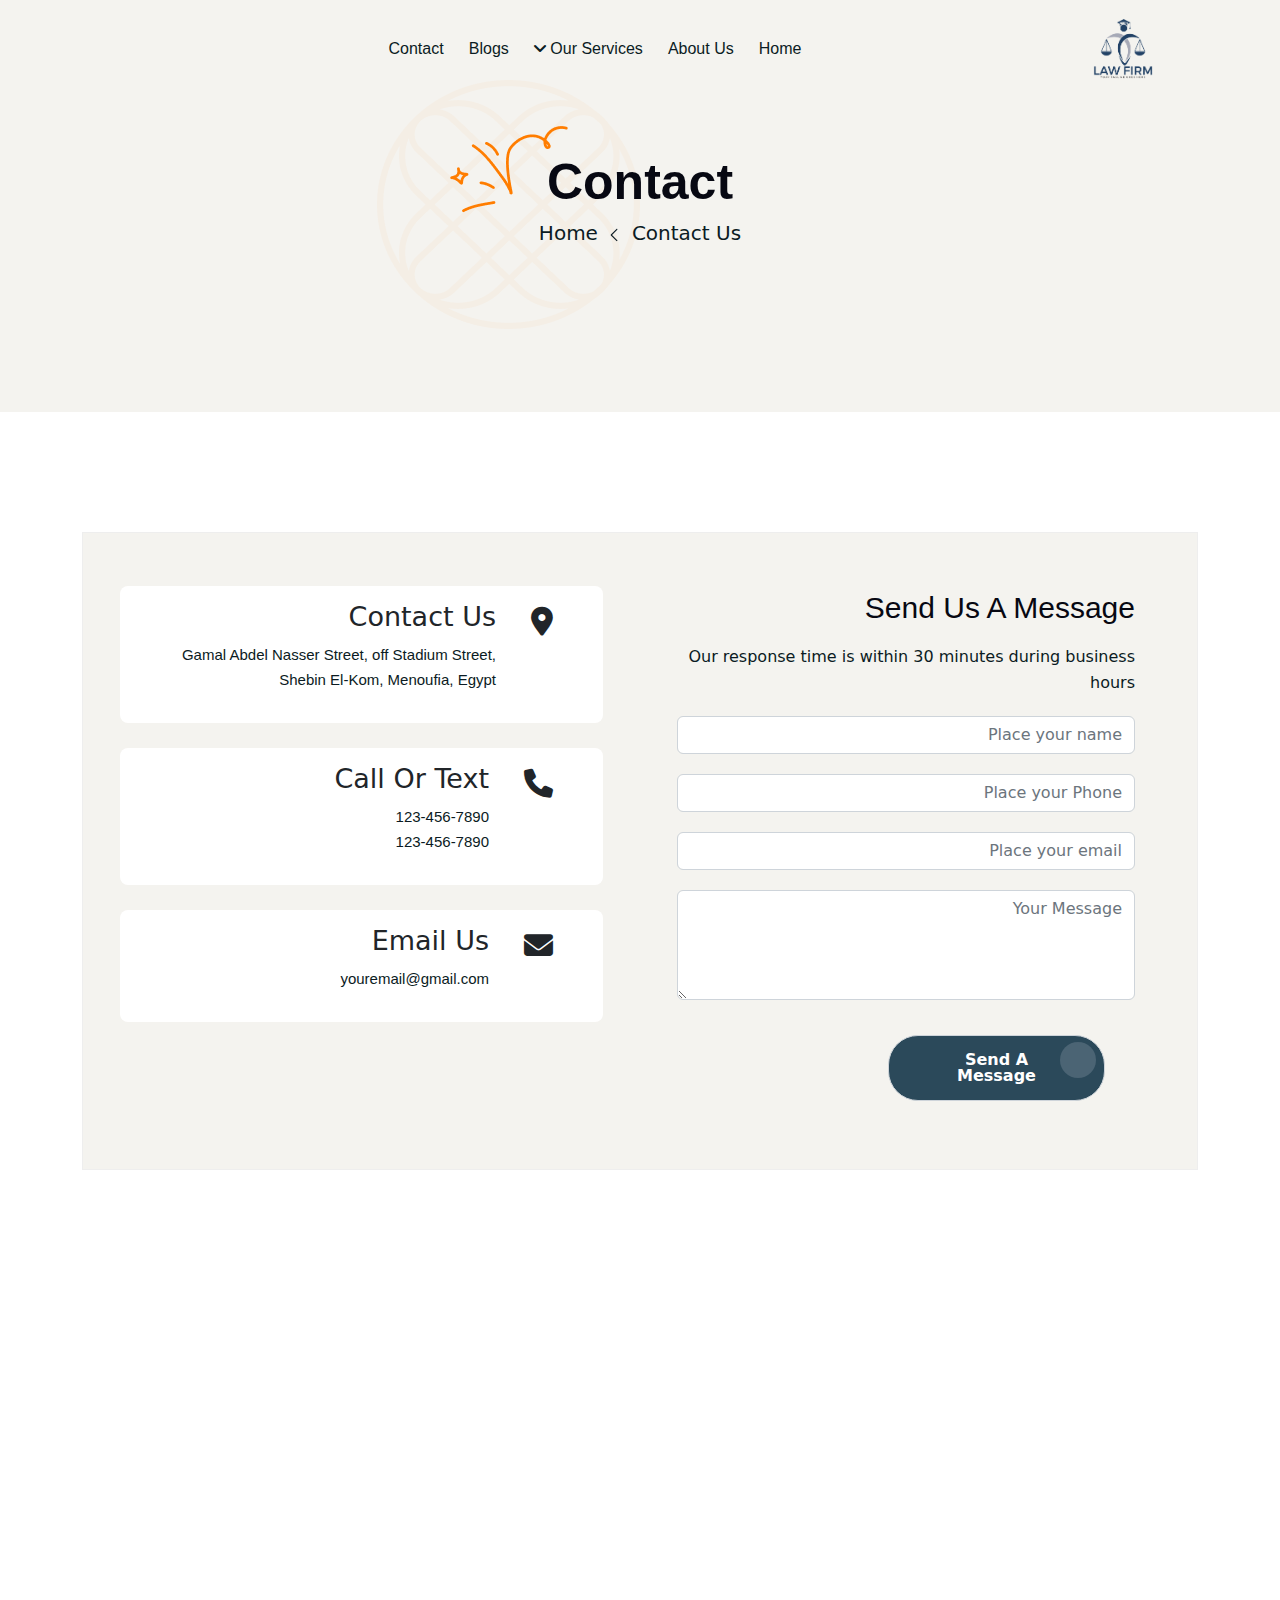
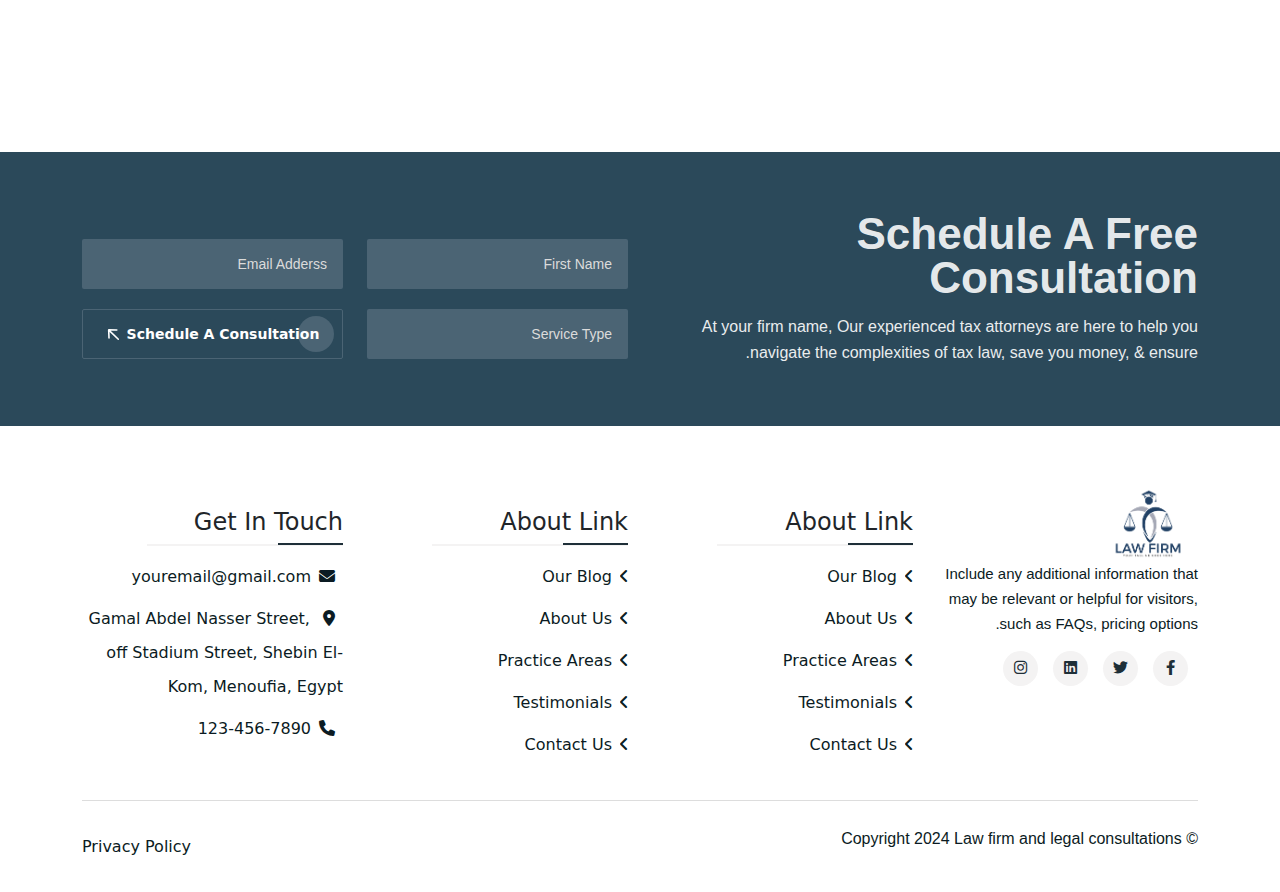
<file: Contact.html>
<!DOCTYPE html>
<html lang="en" dir="rtl">

<head>
  <meta charset="UTF-8">
  <meta name="viewport" content="width=device-width,initial-scale=1,shrink-to-fit=no">
  <meta http-equiv="X-UA-Compatible" content="ie=edge">

  <!--=====TITLE=======-->
  <title>Law firm and legal consultations</title>

  <!--=====FAV ICON=======-->
  <!-- <link rel="shortcut icon" href="images/fav-icon"> -->
  <!--=====CSS=======-->
  <link rel="stylesheet" href="css/bootstrap.min.css">
  <link rel="stylesheet" href="css/font-awesome.css">
  <link rel="stylesheet" href="css/nice-select.css">
  <link rel="stylesheet" href="css/owl.carousel.min.css">
  <link rel="stylesheet" href="css/slick-slider.css">
  <link rel="stylesheet" href="css/style.css">
</head>

<body>


  <!--===== HEADER STARTS =======-->
  <header class="header about-bg d-none d-lg-block">
    <div class="header-area header header-sticky" id="header">
      <div class="container">
        <div class="row">

          <div class="col-12">
            <div class="header-elements">
              <div class="site-logo">
                <a href="index.html"><img src="images/logo.png" alt=""></a>
              </div>
              <div class="main-menu-ex">
                <ul>
                  <li><a href="index.html" class="mainhome">Home</a>
                  </li>
                  <li><a href="about-us.html">About Us</a></li>

                  <li><a href="Services.html"> Our Services <span><i class="fa-solid fa-angle-down"></i></span></a>
                    <ul class="dropdown-padding">
                      <li><a href="Service-detail.html">Service One</a></li>
                      <li><a href="Service-detail.html">Service Two</a></li>
                      <li><a href="Service-detail.html">Service Three</a></li>
                      <li><a href="Service-detail.html">Service Four </a></li>
                      <li><a href="Service-detail.html">Service Five </a></li>
                    </ul>
                  </li>
                  <li><a href="blog.html">Blogs </a>

                  </li>
                  <li><a href="Contact.html">Contact </a>

                  </li>
                </ul>
              </div>
              <div class="body-overlay"></div>
              <!--===== SIDEBAR ENDS =======-->
            </div>
          </div>
        </div>
      </div>
    </div>
  </header>
  <!--===== HEADER ENDS =======-->

  <!--===== MOBILE HEADER STARTS =======-->
  <div class="mobile-header d-block d-lg-none">
    <div class="container-fluid">
      <div class="col-12">
        <div class="mobile-header-elements">
          <div class="mobile-logo">
            <a href="index.html"><img src="images/logo.png" alt=""></a>
          </div>
          <div class="mobile-nav-icon dots-menu">
            <i class="fa-solid fa-bars"></i>
          </div>
        </div>
      </div>
    </div>
  </div>

  <div class="mobile-sidebar sidebar1">
    <div class="logosicon-area">
      <div class="logos">
        <img src="images/logo.png" alt="">
      </div>
      <div class="menu-close">
        <i class="fa-solid fa-xmark"></i>
      </div>
    </div>
    <div class="mobile-nav">
      <ul class="mobile-nav-list">
        <li><a href="index.html">Home </a></li>
        <li><a href="about-us.html">About Us</a></li>
        <li><a href="Services.html">Services</a>
          <ul class="sub-menu open-sub">
            <li><a href="Service-detail.html">Service One</a></li>
            <li><a href="Service-detail.html">Service Two</a></li>
            <li><a href="Service-detail.html">Service Three</a></li>
            <li><a href="Service-detail.html">Service Four</a></li>
            <li><a href="Service-detail.html">Service Five</a></li>
          </ul>
        </li>
        <li><a href="blog.html">Blogs </a></li>
        <li><a href="Contact.html">Contact</a></li>
      </ul>
    </div>
  </div>
  <!--===== MOBILE HEADER ENDS =======-->

  <!--===== Page-banner Starts =======-->
  <div class="Page-banner-area">
    <img src="images/icon/page-icon.png" class="banner-icon keyframe3" alt="icon-page" />
    <div class="container">
      <div class="row">
        <div class="col-lg-4 m-auto">
          <div class="page-inner-header text-center">
            <h1>Contact</h1>

            <a href="index.html">Home
              <span>
                <svg class="svg-inline--fa fa-angle-right" aria-hidden="true" focusable="false" data-prefix="fal"
                  data-icon="angle-right" role="img" xmlns="http://www.w3.org/2000/svg" viewBox="0 0 320 512"
                  data-fa-i2svg="">
                  <path fill="currentColor"
                    d="M267.3 244.7c6.2 6.2 6.2 16.4 0 22.6l-160 160c-6.2 6.2-16.4 6.2-22.6 0s-6.2-16.4 0-22.6L233.4 256 84.7 107.3c-6.2-6.2-6.2-16.4 0-22.6s16.4-6.2 22.6 0l160 160z">
                  </path>
                </svg></span> Contact Us</a>
            <img src="images/icon/banner-page-icon.png" class="head-icon" alt="icon-page" />
          </div>
        </div>
      </div>
    </div>

  </div>
  <!--===== Page-banner ENDS =======-->
  <div class="contact-section-area">
    <div class="container">
      <div class="contact-page-area">
        <div class="row">
          <div class="col-md-6">
            <div class="contact-form">
              <h1>Send Us A Message</h1>
              <p>Our response time is within 30 minutes during business hours</p>
              <form>
                <div class="row">
                  <div class="col-md-12">
                    <div class="form-group">
                      <input type="text" class="form-control" placeholder="Place your name">
                    </div>
                  </div>
                  <div class="col-md-12">
                    <div class="form-group">
                      <input type="text" class="form-control" placeholder="Place your Phone">
                    </div>
                  </div>
                  <div class="col-md-12">
                    <div class="form-group">
                      <input type="email" class="form-control" placeholder="Place your email">
                    </div>
                  </div>
                  <div class="col-md-12">
                    <div class="form-group">
                      <textarea class="form-control" placeholder="Your Message" rows="4"></textarea>
                    </div>
                  </div>
                  <div class="col-lg-6 col-sm-12">
                    <div class="form-group m-auto">
                      <button class="form-control learn-more">Send A Message</button>
                    </div>
                  </div>
                </div>
              </form>
            </div>
          </div>
          <div class="col-md-6">
            <div class="contact-information">
              <div class="contact-us-box">
                <i class="fa-solid fa-location-dot"></i>
                <h5>Contact Us</h5>
                <p>Gamal Abdel Nasser Street, off Stadium Street, Shebin El-Kom, Menoufia, Egypt</p>
              </div>
              <div class="contact-us-box">
                <i class="fas fa-phone"></i>
                <h5>Call Or Text</h5>
                <p><a href="tel:123-456-7890">123-456-7890</a>
                <br/><a href="tel:123-456-7890">123-456-7890</a></p>
              </div>
              <div class="contact-us-box">
                <i class="fas fa-envelope"></i>
                <h5>Email Us</h5>
                <p><a href="maito:youremail@gmail.com">youremail@gmail.com</a></p>
              </div>
            </div>
          </div>
        </div>
      </div>
      <div class="row">
        <div class="map-location">
          <iframe src="https://www.google.com/maps/embed?pb=!1m18!1m12!1m3!1d3435.172399666451!2d31.012918425619425!3d30.572678293352467!2m3!1f0!2f0!3f0!3m2!1i1024!2i768!4f13.1!3m3!1m2!1s0x14f7d6bf7fe428e7%3A0x40056051f2e24c6c!2z2YbYp9iv2Yog2LrYstmEINi02KjZitmGINin2YTZg9mI2YU!5e0!3m2!1sar!2seg!4v1709462053521!5m2!1sar!2seg" 
          width="100%" height="450" style="border:0;" allowfullscreen=""
          loading="lazy" referrerpolicy="no-referrer-when-downgrade"></iframe>
        </div>
      </div>
    </div>
  </div>
  <!-- ===========   Subscribe Starts ========== -->
  <div class="Subscribe-section-area">
    <div class="container">
      <div class="row align-items-center">
        <div class="col-lg-12">
          <div class="subs-section-hedaer aos-init aos-animate" data-aos="zoom-out" data-aos-duration="1000">
            <div class="row align-items-center">
              <div class="col-lg-6">
                <div class="subs-header">
                  <h2 data-aos="fade-up" data-aos-duration="600" class="aos-init">Schedule A Free Consultation </h2>
                  <p data-aos="fade-up" data-aos-duration="800" class="aos-init">At your firm name, Our experienced tax
                    attorneys are here to help you <br> navigate the complexities of tax law, save you money, &amp;
                    ensure.</p>
                </div>
              </div>
              <div class="col-lg-6">
                <div class="subs-contact-area">
                  <div class="row">
                    <div class="col-lg-6">
                      <div class="subs-input">
                        <input type="text" placeholder="First Name">
                      </div>
                    </div>
                    <div class="col-lg-6">
                      <div class="subs-input">
                        <input type="email" placeholder="Email Adderss">
                      </div>
                    </div>
                    <div class="col-lg-6">
                      <div class="subs-input">
                        <input type="text" placeholder="Service Type">
                      </div>
                    </div>
                    <div class="col-lg-6">
                      <div class="subs-input">
                        <button type="submit" class="learn-more">Schedule A Consultation<svg
                            class="svg-inline--fa fa-arrow-right" aria-hidden="true" focusable="false" data-prefix="far"
                            data-icon="arrow-right" role="img" xmlns="http://www.w3.org/2000/svg" viewBox="0 0 448 512"
                            data-fa-i2svg="">
                            <path fill="currentColor"
                              d="M440.6 273.4c4.7-4.5 7.4-10.8 7.4-17.4s-2.7-12.8-7.4-17.4l-176-168c-9.6-9.2-24.8-8.8-33.9 .8s-8.8 24.8 .8 33.9L364.1 232 24 232c-13.3 0-24 10.7-24 24s10.7 24 24 24l340.1 0L231.4 406.6c-9.6 9.2-9.9 24.3-.8 33.9s24.3 9.9 33.9 .8l176-168z">
                            </path>
                          </svg><!-- <i class="fa-regular fa-arrow-right"></i> --></button>
                      </div>
                    </div>
                  </div>
                </div>
              </div>
            </div>
          </div>
        </div>
      </div>
    </div>
  </div>
  <!-- ===========   Subscribe Ends ========== -->
  <!--===== FOOTER STARTS =======-->
  <div class="footer-section-area">
    <div class="container">
      <div class="row">
        <div class="col-lg-12">
          <div class="footer-all-section-area sp5">
            <div class="row">
              <div class="col-lg-3 col-md-6">
                <div class="footer-last-section">
                  <div class="footer-image">
                    <img src="images/logo.png" alt="">
                  </div>
                  <div class="footer-text-area">
                    <p>Include any additional information that may be relevant or helpful for visitors, such as FAQs,
                      pricing options.</p>
                    <div class="social-list-area">
                      <ul>
                        <li><a href="#"><i class="fa-brands fa-facebook-f"></i></a></li>
                        <li><a href="#"><i class="fa-brands fa-twitter"></i></a></li>
                        <li><a href="#"><i class="fa-brands fa-linkedin"></i></a></li>
                        <li><a href="#"><i class="fa-brands fa-instagram"></i></a></li>
                      </ul>
                    </div>
                  </div>
                </div>
              </div>
              <div class="col-lg-3 col-md-6">
                <div class="about-links-area">
                  <h3>About Link</h3>
                  <ul>
                    <li><i class="fas fa-angle-right"></i><a href="#!">Our Blog</a></li>
                    <li><i class="fas fa-angle-right"></i><a href="#!">About Us</a></li>
                    <li><i class="fas fa-angle-right"></i><a href="#!">Practice Areas</a></li>
                    <li><i class="fas fa-angle-right"></i><a href="#!">Testimonials </a></li>
                    <li><i class="fas fa-angle-right"></i><a href="#!">Contact Us</a></li>

                  </ul>
                </div>
              </div>

              <div class="col-lg-3 col-md-6">
                <div class="about-links-area">
                  <h3>About Link</h3>
                  <ul>
                    <li><i class="fas fa-angle-right"></i><a href="#!">Our Blog</a></li>
                    <li><i class="fas fa-angle-right"></i><a href="#!">About Us</a></li>
                    <li><i class="fas fa-angle-right"></i><a href="#!">Practice Areas</a></li>
                    <li><i class="fas fa-angle-right"></i><a href="#!">Testimonials </a></li>
                    <li><i class="fas fa-angle-right"></i><a href="#!">Contact Us</a></li>

                  </ul>
                </div>
              </div>

              <div class="col-lg-3 col-md-6">
                <div class="get-links-area">
                  <h3>Get In Touch</h3>
                  <ul>
                    <li><i class="fas fa-envelope"></i><a href="maito:youremail@gmail.com">youremail@gmail.com</a></li>
                    <li><i class="fa-solid fa-location-dot"></i> <a href="#">Gamal Abdel Nasser Street, off Stadium
                        Street, Shebin El-Kom, Menoufia, Egypt</a></li>
                    <li><i class="fas fa-phone"></i><a href="tel:123-456-7890">123-456-7890</a></li>
                  </ul>
                </div>
              </div>
            </div>
          </div>
          <div class="copyright-area">
            <p>© Copyright 2024 Law firm and legal consultations</p>
            <a href="#">Privacy Policy</a>
          </div>
        </div>
      </div>
    </div>
  </div>
  <!--===== FOOTER ENDS =======-->
  <!--=====JS=======-->
  <script src="js/jquery.js"></script>
  <script src="js/bootstrap.js"></script>
  <script src="js/owl-carousel.js"></script>
  <script src="js/jquery-modal.js"></script>
  <script src="js/jquery-nice-select.js"></script>
  <script src="js/mobilemenu.js"></script>
  <script src="js/main.js"></script>

</body>

</html>
</file>
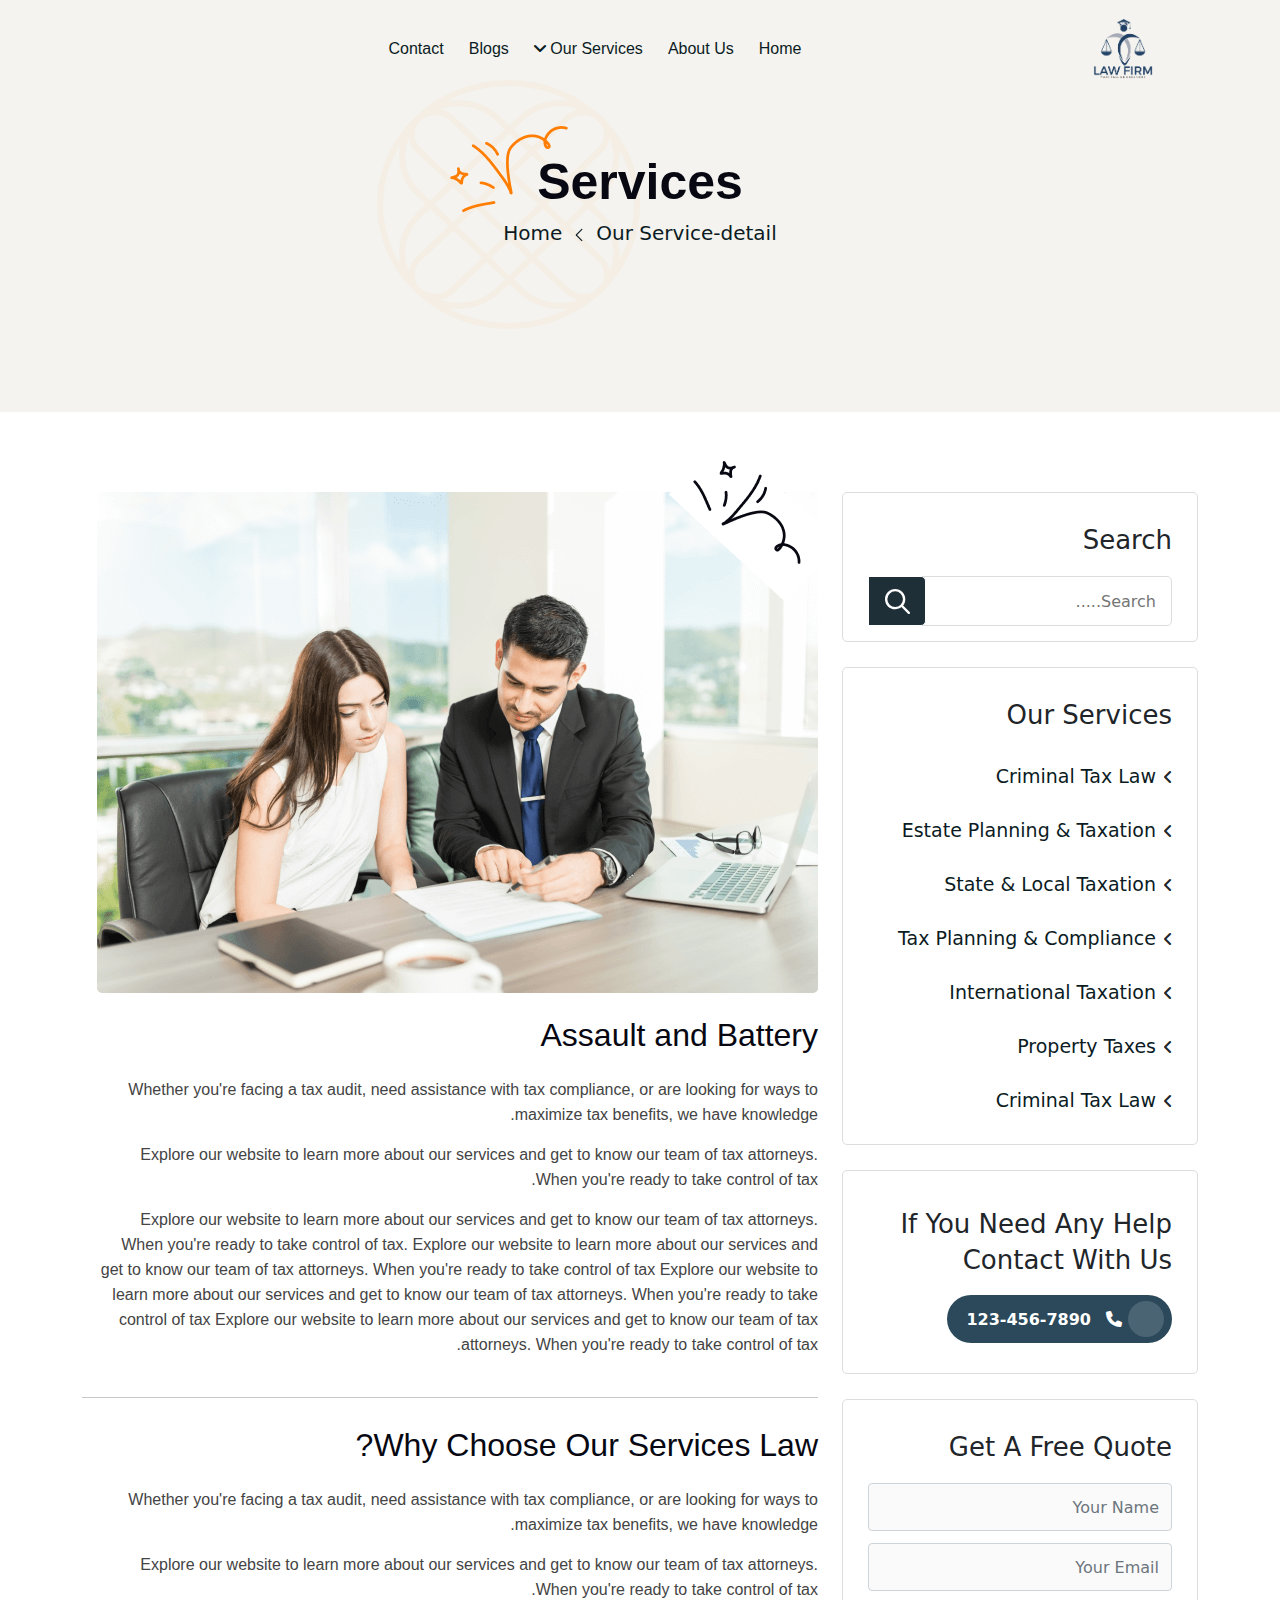
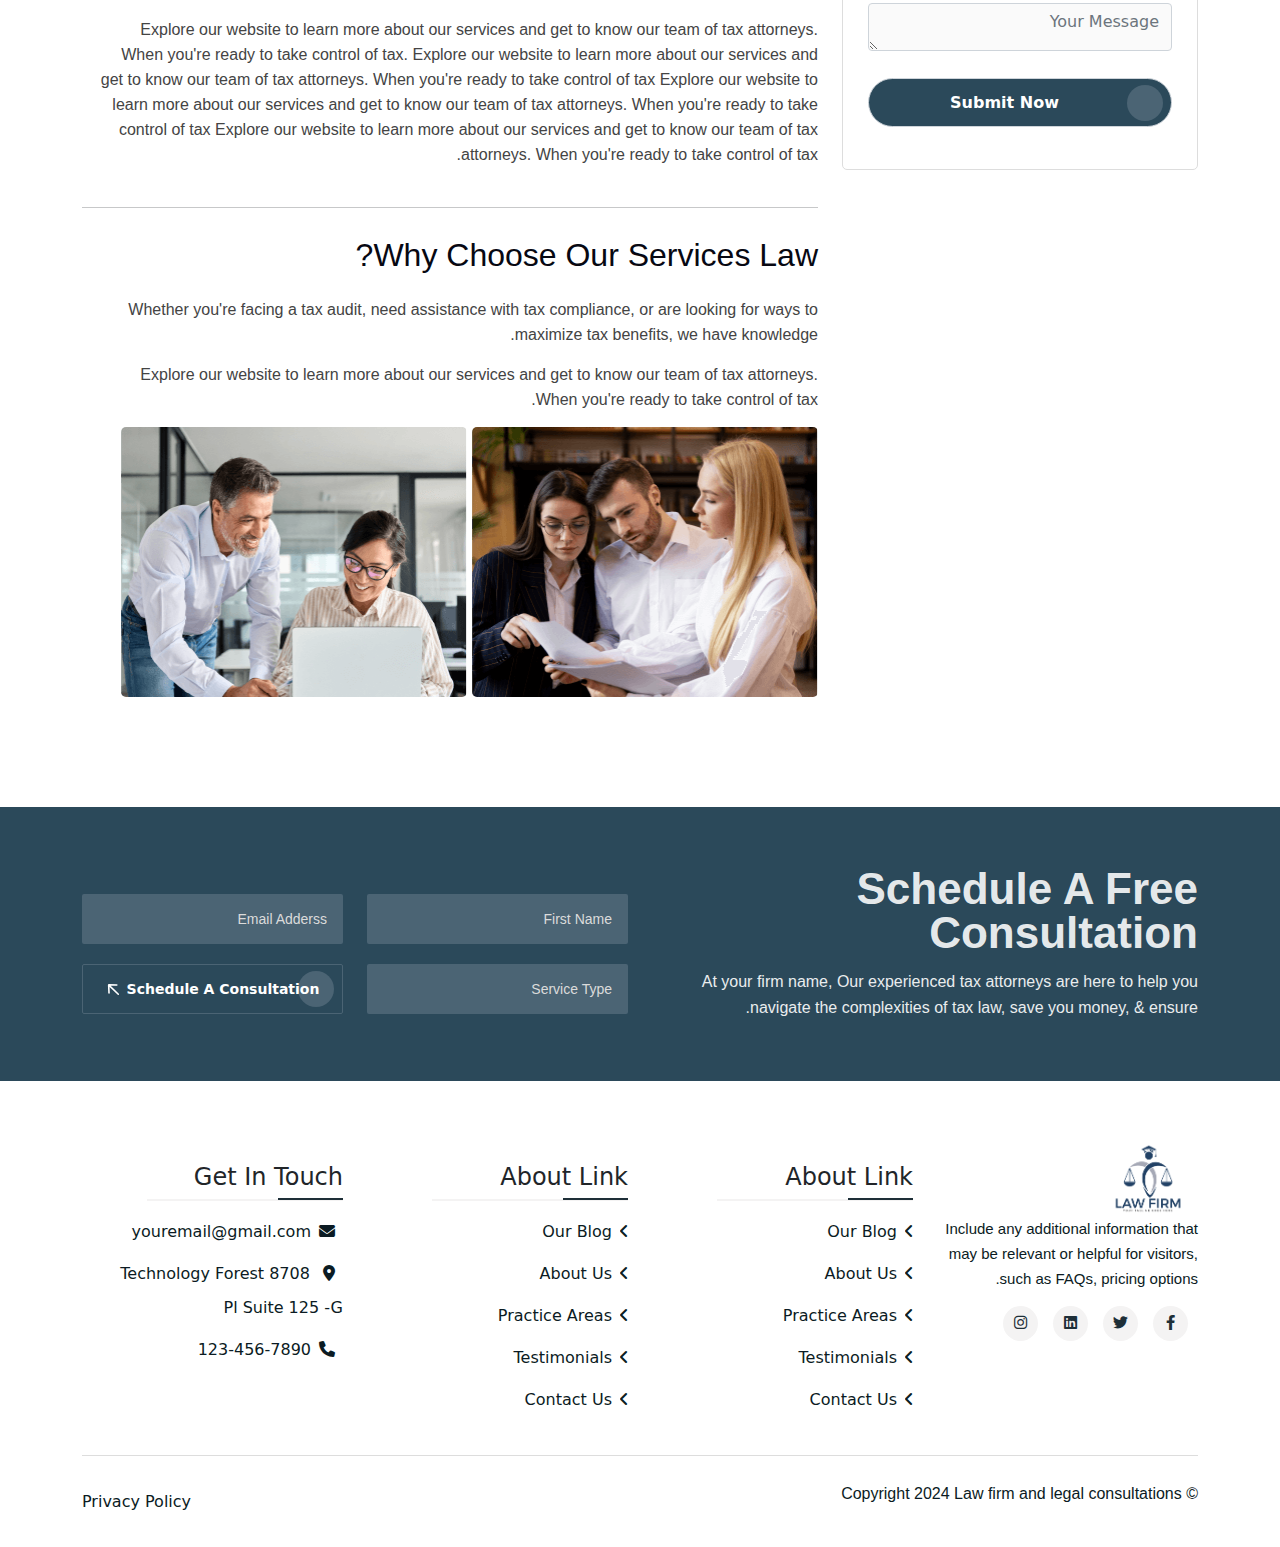
<file: Service-detail.html>
<!DOCTYPE html>
<html lang="en" dir="rtl">

<head>
  <meta charset="UTF-8">
  <meta name="viewport" content="width=device-width,initial-scale=1,shrink-to-fit=no">
  <meta http-equiv="X-UA-Compatible" content="ie=edge">

  <!--=====TITLE=======-->
  <title>Law firm and legal consultations</title>

  <!--=====FAV ICON=======-->
  <!-- <link rel="shortcut icon" href="images/fav-icon"> -->
  <!--=====CSS=======-->
  <link rel="stylesheet" href="css/bootstrap.min.css">
  <link rel="stylesheet" href="css/font-awesome.css">
  <link rel="stylesheet" href="css/nice-select.css">
  <link rel="stylesheet" href="css/owl.carousel.min.css">
  <link rel="stylesheet" href="css/slick-slider.css">
  <link rel="stylesheet" href="css/style.css">
</head>

<body>


  <!--===== HEADER STARTS =======-->
  <header class="header about-bg d-none d-lg-block">
    <div class="header-area header header-sticky" id="header">
      <div class="container">
        <div class="row">

          <div class="col-12">
            <div class="header-elements">
              <div class="site-logo">
                <a href="index.html"><img src="images/logo.png" alt=""></a>
              </div>
              <div class="main-menu-ex">
                <ul>
                  <li><a href="index.html" class="mainhome">Home</a>
                  </li>
                  <li><a href="about-us.html">About Us</a></li>

                  <li><a href="Services.html"> Our Services <span><i class="fa-solid fa-angle-down"></i></span></a>
                    <ul class="dropdown-padding">
                      <li><a href="Service-detail.html">Service One</a></li>
                      <li><a href="Service-detail.html">Service Two</a></li>
                      <li><a href="Service-detail.html">Service Three</a></li>
                      <li><a href="Service-detail.html">Service Four </a></li>
                      <li><a href="Service-detail.html">Service Five </a></li>
                    </ul>
                  </li>
                  <li><a href="blog.html">Blogs </a>

                  </li>
                  <li><a href="Contact.html">Contact </a>

                  </li>
                </ul>
              </div>
              <div class="body-overlay"></div>
              <!--===== SIDEBAR ENDS =======-->
            </div>
          </div>
        </div>
      </div>
    </div>
  </header>
  <!--===== HEADER ENDS =======-->

  <!--===== MOBILE HEADER STARTS =======-->
  <div class="mobile-header d-block d-lg-none">
    <div class="container-fluid">
      <div class="col-12">
        <div class="mobile-header-elements">
          <div class="mobile-logo">
            <a href="index.html"><img src="images/logo.png" alt=""></a>
          </div>
          <div class="mobile-nav-icon dots-menu">
            <i class="fa-solid fa-bars"></i>
          </div>
        </div>
      </div>
    </div>
  </div>

  <div class="mobile-sidebar sidebar1">
    <div class="logosicon-area">
      <div class="logos">
        <img src="images/logo.png" alt="">
      </div>
      <div class="menu-close">
        <i class="fa-solid fa-xmark"></i>
      </div>
    </div>
    <div class="mobile-nav">
      <ul class="mobile-nav-list">
        <li><a href="index.html">Home </a></li>
        <li><a href="about-us.html">About Us</a></li>
        <li><a href="Services.html">Services</a>
          <ul class="sub-menu open-sub">
            <li><a href="Service-detail.html">Service One</a></li>
            <li><a href="Service-detail.html">Service Two</a></li>
            <li><a href="Service-detail.html">Service Three</a></li>
            <li><a href="Service-detail.html">Service Four</a></li>
            <li><a href="Service-detail.html">Service Five</a></li>
          </ul>
        </li>
        <li><a href="blog.html">Blogs </a></li>
        <li><a href="Contact.html">Contact</a></li>
      </ul>
    </div>
  </div>
  <!--===== MOBILE HEADER ENDS =======-->

  <!--===== Page-banner Starts =======-->
  <div class="Page-banner-area">
    <img src="images/icon/page-icon.png" class="banner-icon keyframe3" alt="icon-page" />
    <div class="container">
      <div class="row">
        <div class="col-lg-4 m-auto">
          <div class="page-inner-header text-center">
            <h1>Services</h1>

            <a href="index.html">Home
              <span>
                <svg class="svg-inline--fa fa-angle-right" aria-hidden="true" focusable="false" data-prefix="fal"
                  data-icon="angle-right" role="img" xmlns="http://www.w3.org/2000/svg" viewBox="0 0 320 512"
                  data-fa-i2svg="">
                  <path fill="currentColor"
                    d="M267.3 244.7c6.2 6.2 6.2 16.4 0 22.6l-160 160c-6.2 6.2-16.4 6.2-22.6 0s-6.2-16.4 0-22.6L233.4 256 84.7 107.3c-6.2-6.2-6.2-16.4 0-22.6s16.4-6.2 22.6 0l160 160z">
                  </path>
                </svg></span> Our Service-detail</a>
            <img src="images/icon/banner-page-icon.png" class="head-icon" alt="icon-page" />
          </div>
        </div>
      </div>
    </div>

  </div>
  <!--===== Page-banner ENDS =======-->
  <!-- ===========   Service-Detail Starts ========== -->
  <div class="services-detail-section">
    <div class="container">
      <div class="row">
        <div class="col-lg-4 col-md-4 col-sm-12">
          <div class="service-sidebar">
            <div class="search-area">
              <h3>Search</h3>
              <form action="#">
                <input type="text" placeholder="Search.....">
                <button type="submit">
                  <svg class="svg-inline--fa fa-magnifying-glass" aria-hidden="true" focusable="false" data-prefix="far"
                    data-icon="magnifying-glass" role="img" xmlns="http://www.w3.org/2000/svg" viewBox="0 0 512 512"
                    data-fa-i2svg="">
                    <path fill="currentColor"
                      d="M368 208A160 160 0 1 0 48 208a160 160 0 1 0 320 0zM337.1 371.1C301.7 399.2 256.8 416 208 416C93.1 416 0 322.9 0 208S93.1 0 208 0S416 93.1 416 208c0 48.8-16.8 93.7-44.9 129.1L505 471c9.4 9.4 9.4 24.6 0 33.9s-24.6 9.4-33.9 0L337.1 371.1z">
                    </path>
                  </svg><!-- <i class="fa-regular fa-magnifying-glass"></i> --></button>
              </form>
            </div>
            <div class="service-category">
              <h3>Our Services</h3>
              <ul class="list-unstyled">
                <li><i class="fas fa-angle-right"></i><a href="#">Criminal Tax Law</a></li>
                <li><i class="fas fa-angle-right"></i><a href="#">Estate Planning & Taxation</a></li>
                <li><i class="fas fa-angle-right"></i><a href="#">State & Local Taxation</a></li>
                <li><i class="fas fa-angle-right"></i><a href="#">Tax Planning & Compliance</a></li>
                <li><i class="fas fa-angle-right"></i><a href="#">International Taxation</a></li>
                <li><i class="fas fa-angle-right"></i><a href="#">Property Taxes</a></li>
                <li><i class="fas fa-angle-right"></i><a href="#">Criminal Tax Law</a></li>
              </ul>
            </div>
            <div class="services-sidehelp">
              <h3>If You Need Any Help Contact With Us</h3>
              <a href="tel:123-456-7890" class="learn-more"><i class="fas fa-phone"></i>123-456-7890</a>
            </div>
            <div class="services-form">
              <h3>Get A Free Quote</h3>
              <form>
                <div class="form-group">
                  <input type="text" class="form-control" placeholder="Your Name" />
                </div>
                <div class="form-group">
                  <input type="email" class="form-control" placeholder="Your Email" />
                </div>
                <div class="form-group">
                  <textarea class="form-control" rows="4" placeholder="Your Message"></textarea>
                </div>
                <div class="form-group">
                  <button type="submit" class="form-control learn-more">Submit Now</button>
                </div>
              </form>
            </div>
          </div>
        </div>
        <div class="col-lg-8 col-md-8 col-sm-12">
          <div class="services-detail">
            <img src="images/Services/service-detail.png" alt="service-detail">
            <img src="images/Services/service-icon.png" alt="service-icon" class="service-icon">
            <h2>Assault and Battery</h2>
            <p data-aos="fade-left" data-aos-duration="900">Whether you're facing a tax audit, need assistance with tax
              compliance, or are looking for ways to maximize tax benefits, we have knowledge.</p>
            <p data-aos="fade-left" data-aos-duration="1000">Explore our website to learn more about our services and
              get to know our team of tax attorneys. When you're ready to take control of tax.</p>
            <p data-aos="fade-left" data-aos-duration="1000">Explore our website to learn more about our services and
              get to know our team of tax attorneys. When you're ready to take control of tax.
              Explore our website to learn more about our services and
              get to know our team of tax attorneys. When you're ready to take control of tax
              Explore our website to learn more about our services and
              get to know our team of tax attorneys. When you're ready to take control of tax
              Explore our website to learn more about our services and
              get to know our team of tax attorneys. When you're ready to take control of tax.</p>
            <hr />
            <h2>Why Choose Our Services Law?</h2>
            <p data-aos="fade-left" data-aos-duration="900">Whether you're facing a tax audit, need assistance with tax
              compliance, or are looking for ways to maximize tax benefits, we have knowledge.</p>
            <p data-aos="fade-left" data-aos-duration="1000">Explore our website to learn more about our services and
              get to know our team of tax attorneys. When you're ready to take control of tax.</p>
            <p data-aos="fade-left" data-aos-duration="1000">Explore our website to learn more about our services and
              get to know our team of tax attorneys. When you're ready to take control of tax.
              Explore our website to learn more about our services and
              get to know our team of tax attorneys. When you're ready to take control of tax
              Explore our website to learn more about our services and
              get to know our team of tax attorneys. When you're ready to take control of tax
              Explore our website to learn more about our services and
              get to know our team of tax attorneys. When you're ready to take control of tax.</p>
              <hr />
            <h2>Why Choose Our Services Law?</h2>
            <p data-aos="fade-left" data-aos-duration="900">Whether you're facing a tax audit, need assistance with tax
              compliance, or are looking for ways to maximize tax benefits, we have knowledge.</p>
            <p data-aos="fade-left" data-aos-duration="1000">Explore our website to learn more about our services and
              get to know our team of tax attorneys. When you're ready to take control of tax.</p>
              <img src="images/Services/service-detail-1.png" alt="service-image" class="service-image">
              <img src="images/Services/service-detail-2.png" alt="service-image" class="service-image">
          </div>
        </div>
      </div>
    </div>
  </div>
  <!-- ===========   Service-Detail Starts ========== -->
  <!-- ===========   Subscribe Starts ========== -->
  <div class="Subscribe-section-area">
    <div class="container">
      <div class="row align-items-center">
        <div class="col-lg-12">
          <div class="subs-section-hedaer aos-init aos-animate" data-aos="zoom-out" data-aos-duration="1000">
            <div class="row align-items-center">
              <div class="col-lg-6">
                <div class="subs-header">
                  <h2 data-aos="fade-up" data-aos-duration="600" class="aos-init">Schedule A Free Consultation </h2>
                  <p data-aos="fade-up" data-aos-duration="800" class="aos-init">At your firm name, Our experienced tax
                    attorneys are here to help you <br> navigate the complexities of tax law, save you money, &amp;
                    ensure.</p>
                </div>
              </div>
              <div class="col-lg-6">
                <div class="subs-contact-area">
                  <div class="row">
                    <div class="col-lg-6">
                      <div class="subs-input">
                        <input type="text" placeholder="First Name">
                      </div>
                    </div>
                    <div class="col-lg-6">
                      <div class="subs-input">
                        <input type="email" placeholder="Email Adderss">
                      </div>
                    </div>
                    <div class="col-lg-6">
                      <div class="subs-input">
                        <input type="text" placeholder="Service Type">
                      </div>
                    </div>
                    <div class="col-lg-6">
                      <div class="subs-input">
                        <button type="submit" class="learn-more">Schedule A Consultation<svg
                            class="svg-inline--fa fa-arrow-right" aria-hidden="true" focusable="false" data-prefix="far"
                            data-icon="arrow-right" role="img" xmlns="http://www.w3.org/2000/svg" viewBox="0 0 448 512"
                            data-fa-i2svg="">
                            <path fill="currentColor"
                              d="M440.6 273.4c4.7-4.5 7.4-10.8 7.4-17.4s-2.7-12.8-7.4-17.4l-176-168c-9.6-9.2-24.8-8.8-33.9 .8s-8.8 24.8 .8 33.9L364.1 232 24 232c-13.3 0-24 10.7-24 24s10.7 24 24 24l340.1 0L231.4 406.6c-9.6 9.2-9.9 24.3-.8 33.9s24.3 9.9 33.9 .8l176-168z">
                            </path>
                          </svg><!-- <i class="fa-regular fa-arrow-right"></i> --></button>
                      </div>
                    </div>
                  </div>
                </div>
              </div>
            </div>
          </div>
        </div>
      </div>
    </div>
  </div>
  <!-- ===========   Subscribe Ends ========== -->
  <!--===== FOOTER STARTS =======-->
  <div class="footer-section-area">
    <div class="container">
      <div class="row">
        <div class="col-lg-12">
          <div class="footer-all-section-area sp5">
            <div class="row">
              <div class="col-lg-3 col-md-6">
                <div class="footer-last-section">
                  <div class="footer-image">
                    <img src="images/logo.png" alt="">
                  </div>
                  <div class="footer-text-area">
                    <p>Include any additional information that may be relevant or helpful for visitors, such as FAQs,
                      pricing options.</p>
                    <div class="social-list-area">
                      <ul>
                        <li><a href="#"><i class="fa-brands fa-facebook-f"></i></a></li>
                        <li><a href="#"><i class="fa-brands fa-twitter"></i></a></li>
                        <li><a href="#"><i class="fa-brands fa-linkedin"></i></a></li>
                        <li><a href="#"><i class="fa-brands fa-instagram"></i></a></li>
                      </ul>
                    </div>
                  </div>
                </div>
              </div>
              <div class="col-lg-3 col-md-6">
                <div class="about-links-area">
                  <h3>About Link</h3>
                  <ul>
                    <li><i class="fas fa-angle-right"></i><a href="#!">Our Blog</a></li>
                    <li><i class="fas fa-angle-right"></i><a href="#!">About Us</a></li>
                    <li><i class="fas fa-angle-right"></i><a href="#!">Practice Areas</a></li>
                    <li><i class="fas fa-angle-right"></i><a href="#!">Testimonials </a></li>
                    <li><i class="fas fa-angle-right"></i><a href="#!">Contact Us</a></li>

                  </ul>
                </div>
              </div>

              <div class="col-lg-3 col-md-6">
                <div class="about-links-area">
                  <h3>About Link</h3>
                  <ul>
                    <li><i class="fas fa-angle-right"></i><a href="#!">Our Blog</a></li>
                    <li><i class="fas fa-angle-right"></i><a href="#!">About Us</a></li>
                    <li><i class="fas fa-angle-right"></i><a href="#!">Practice Areas</a></li>
                    <li><i class="fas fa-angle-right"></i><a href="#!">Testimonials </a></li>
                    <li><i class="fas fa-angle-right"></i><a href="#!">Contact Us</a></li>

                  </ul>
                </div>
              </div>

              <div class="col-lg-3 col-md-6">
                <div class="get-links-area">
                  <h3>Get In Touch</h3>
                  <ul>
                    <li><i class="fas fa-envelope"></i><a href="maito:youremail@gmail.com">youremail@gmail.com</a></li>
                    <li><i class="fa-solid fa-location-dot"></i> <a href="#">8708 Technology Forest <br> Pl Suite 125
                        -G</a></li>
                    <li><i class="fas fa-phone"></i><a href="tel:123-456-7890">123-456-7890</a></li>
                  </ul>
                </div>
              </div>
            </div>
          </div>
          <div class="copyright-area">
            <p>© Copyright 2024 Law firm and legal consultations</p>
            <a href="#">Privacy Policy</a>
          </div>
        </div>
      </div>
    </div>
  </div>
  <!--===== FOOTER ENDS =======-->
  <!--=====JS=======-->
  <script src="js/jquery.js"></script>
  <script src="js/bootstrap.js"></script>
  <script src="js/owl-carousel.js"></script>
  <script src="js/jquery-modal.js"></script>
  <script src="js/jquery-nice-select.js"></script>
  <script src="js/mobilemenu.js"></script>
  <script src="js/main.js"></script>

</body>

</html>
</file>
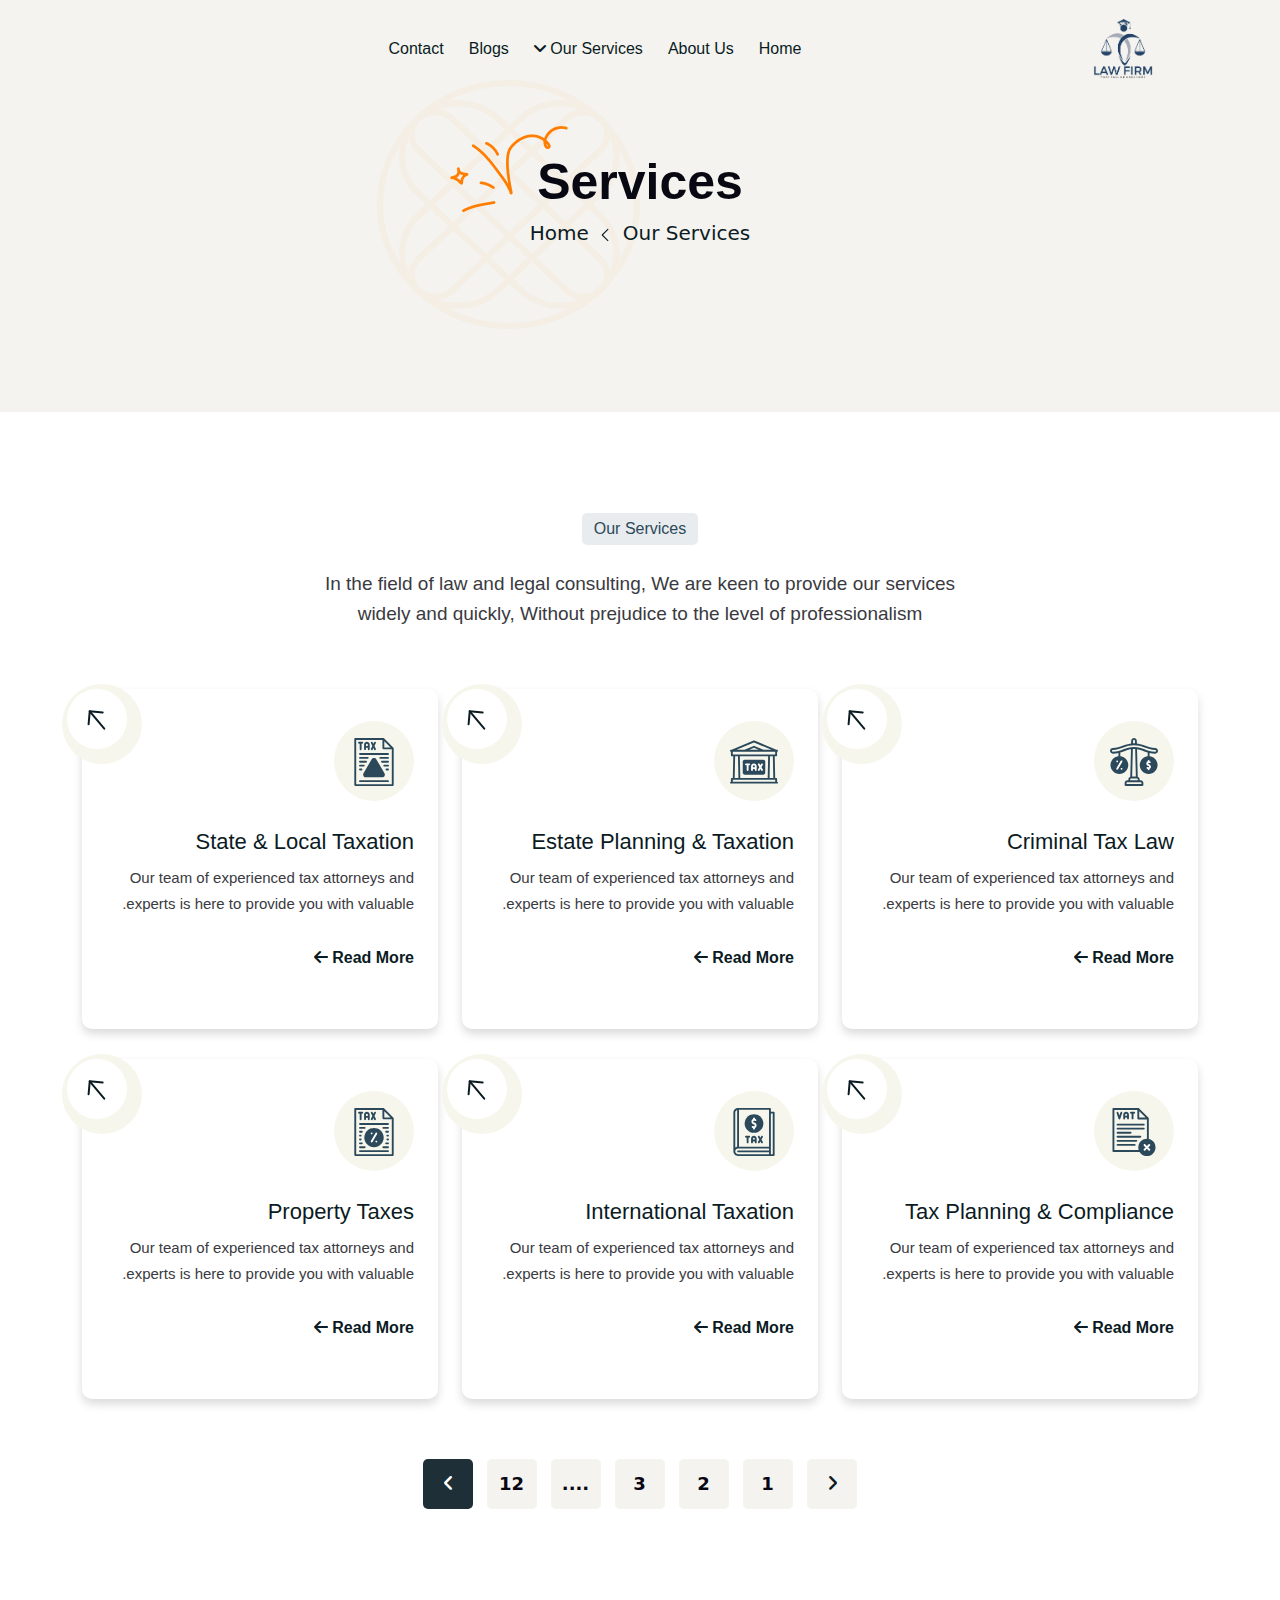
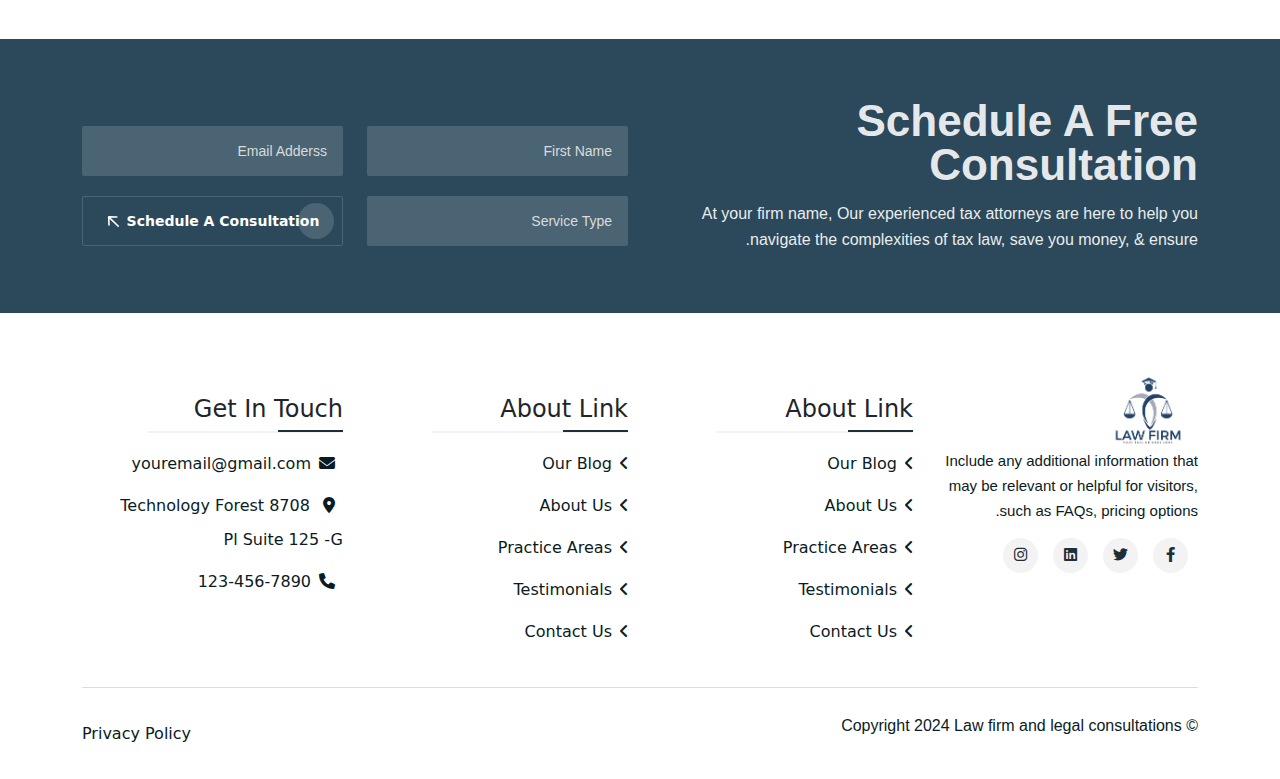
<file: Services.html>
<!DOCTYPE html>
<html lang="en" dir="rtl">

<head>
  <meta charset="UTF-8">
  <meta name="viewport" content="width=device-width,initial-scale=1,shrink-to-fit=no">
  <meta http-equiv="X-UA-Compatible" content="ie=edge">

  <!--=====TITLE=======-->
  <title>Law firm and legal consultations</title>

  <!--=====FAV ICON=======-->
  <!-- <link rel="shortcut icon" href="images/fav-icon"> -->
  <!--=====CSS=======-->
  <link rel="stylesheet" href="css/bootstrap.min.css">
  <link rel="stylesheet" href="css/font-awesome.css">
  <link rel="stylesheet" href="css/nice-select.css">
  <link rel="stylesheet" href="css/owl.carousel.min.css">
  <link rel="stylesheet" href="css/slick-slider.css">
  <link rel="stylesheet" href="css/style.css">
<body>


  <!--===== HEADER STARTS =======-->
  <header class="header about-bg d-none d-lg-block">
    <div class="header-area header header-sticky" id="header">
      <div class="container">
        <div class="row">

          <div class="col-12">
            <div class="header-elements">
              <div class="site-logo">
                <a href="index.html"><img src="images/logo.png" alt=""></a>
              </div>
              <div class="main-menu-ex">
                <ul>
                  <li><a href="index.html" class="mainhome">Home</a>
                  </li>
                  <li><a href="about-us.html">About Us</a></li>

                  <li><a href="Services.html"> Our Services <span><i class="fa-solid fa-angle-down"></i></span></a>
                    <ul class="dropdown-padding">
                      <li><a href="Service-detail.html">Service One</a></li>
                      <li><a href="Service-detail.html">Service Two</a></li>
                      <li><a href="Service-detail.html">Service Three</a></li>
                      <li><a href="Service-detail.html">Service Four </a></li>
                      <li><a href="Service-detail.html">Service Five </a></li>
                    </ul>
                  </li>
                  <li><a href="blog.html">Blogs </a>

                  </li>
                  <li><a href="Contact.html">Contact </a>

                  </li>
                </ul>
              </div>
              <div class="body-overlay"></div>
              <!--===== SIDEBAR ENDS =======-->
            </div>
          </div>
        </div>
      </div>
    </div>
  </header>
  <!--===== HEADER ENDS =======-->

  <!--===== MOBILE HEADER STARTS =======-->
  <div class="mobile-header d-block d-lg-none">
    <div class="container-fluid">
      <div class="col-12">
        <div class="mobile-header-elements">
          <div class="mobile-logo">
            <a href="index.html"><img src="images/logo.png" alt=""></a>
          </div>
          <div class="mobile-nav-icon dots-menu">
            <i class="fa-solid fa-bars"></i>
          </div>
        </div>
      </div>
    </div>
  </div>

  <div class="mobile-sidebar sidebar1">
    <div class="logosicon-area">
      <div class="logos">
        <img src="images/logo.png" alt="">
      </div>
      <div class="menu-close">
        <i class="fa-solid fa-xmark"></i>
      </div>
    </div>
    <div class="mobile-nav">
      <ul class="mobile-nav-list">
        <li><a href="index.html">Home </a></li>
        <li><a href="about-us.html">About Us</a></li>
        <li><a href="Services.html">Services</a>
          <ul class="sub-menu open-sub">
            <li><a href="Service-detail.html">Service One</a></li>
            <li><a href="Service-detail.html">Service Two</a></li>
            <li><a href="Service-detail.html">Service Three</a></li>
            <li><a href="Service-detail.html">Service Four</a></li>
            <li><a href="Service-detail.html">Service Five</a></li>
          </ul>
        </li>
        <li><a href="blog.html">Blogs </a></li>
        <li><a href="Contact.html">Contact</a></li>
      </ul>
    </div>
  </div>
  <!--===== MOBILE HEADER ENDS =======-->

  <!--===== Page-banner Starts =======-->
  <div class="Page-banner-area">
    <img src="images/icon/page-icon.png" class="banner-icon keyframe3" alt="icon-page" />
    <div class="container">
      <div class="row">
        <div class="col-lg-4 m-auto">
          <div class="page-inner-header text-center">
            <h1>Services</h1>
            
            <a href="index.html">Home
              <span>
                <svg class="svg-inline--fa fa-angle-right" aria-hidden="true" focusable="false" data-prefix="fal"
                  data-icon="angle-right" role="img" xmlns="http://www.w3.org/2000/svg" viewBox="0 0 320 512"
                  data-fa-i2svg="">
                  <path fill="currentColor"
                    d="M267.3 244.7c6.2 6.2 6.2 16.4 0 22.6l-160 160c-6.2 6.2-16.4 6.2-22.6 0s-6.2-16.4 0-22.6L233.4 256 84.7 107.3c-6.2-6.2-6.2-16.4 0-22.6s16.4-6.2 22.6 0l160 160z">
                  </path>
                </svg></span> Our Services</a>
                <img src="images/icon/banner-page-icon.png" class="head-icon" alt="icon-page" />
          </div>
        </div>
      </div>
    </div>

  </div>
  <!--===== Page-banner ENDS =======-->

    <!-- ============  SERVICES START ============ -->
    <div class="services-scetion-area page-services">
      <div class="container">
        <div class="row">
          <div class="col-lg-7 m-auto">
            <div class="services-header text-center">
              <span class="titlespan">Our Services</span>
              <p>In the field of law and legal consulting, We are keen to provide our services widely and quickly,
                Without prejudice to the level of professionalism</p>
            </div>
          </div>
        </div>
        <div class="row">
          <div class="col-lg-4 col-md-6" data-aos="fade-right" data-aos-duration="800">
            <div class="services-boxarea">
              <div class="services-icon">
                <img src="images/icon/service-item1.svg" alt="">
              </div>
              <div class="service-textarea">
                <a href="#!" class="single-link">Criminal Tax Law</a>
                <p>Our team of experienced tax attorneys and experts is here to provide you with valuable.</p>
                <a href="Service-detail.html">Read More <i class="fas fa-arrow-right"></i></a>
              </div>
              <div class="service-check-icon">
                <a href="Service-detail.html"> <span><img src="images/icon/arrow_right.svg" alt=""></span></a>
              </div>
            </div>
          </div>
  
          <div class="col-lg-4 col-md-6" data-aos="fade-right" data-aos-duration="1000">
            <div class="services-boxarea">
              <div class="services-icon">
                <img src="images/icon/service-item2.svg" alt="">
              </div>
              <div class="service-textarea">
                <a href="#!" class="single-link">Estate Planning & Taxation</a>
                <p>Our team of experienced tax attorneys and experts is here to provide you with valuable.</p>
                <a href="Service-detail.html">Read More <i class="fas fa-arrow-right"></i></a>
              </div>
              <div class="service-check-icon">
                <a href="Service-detail.html"> <span><img src="images/icon/arrow_right.svg" alt=""></span></a>
              </div>
            </div>
          </div>
  
          <div class="col-lg-4 col-md-6" data-aos="fade-right" data-aos-duration="1200">
            <div class="services-boxarea">
              <div class="services-icon">
                <img src="images/icon/service-item3.svg" alt="">
              </div>
              <div class="service-textarea">
                <a href="#!" class="single-link">State & Local Taxation</a>
                <p>Our team of experienced tax attorneys and experts is here to provide you with valuable.</p>
                <a href="Service-detail.html">Read More <i class="fas fa-arrow-right"></i></a>
              </div>
              <div class="service-check-icon">
                <a href="Service-detail.html"> <span><img src="images/icon/arrow_right.svg" alt=""></span></a>
              </div>
            </div>
          </div>
  
          <div class="col-lg-4 col-md-6" data-aos="fade-left" data-aos-duration="1200">
            <div class="services-boxarea">
              <div class="services-icon">
                <img src="images/icon/service-item4.svg" alt="">
              </div>
              <div class="service-textarea">
                <a href="#!" class="single-link">Tax Planning & Compliance</a>
                <p>Our team of experienced tax attorneys and experts is here to provide you with valuable.</p>
                <a href="Service-detail.html">Read More <i class="fas fa-arrow-right"></i></a>
              </div>
              <div class="service-check-icon">
                <a href="Service-detail.html"> <span><img src="images/icon/arrow_right.svg" alt=""></span></a>
              </div>
            </div>
          </div>
  
          <div class="col-lg-4 col-md-6" data-aos="fade-left" data-aos-duration="1000">
            <div class="services-boxarea">
              <div class="services-icon">
                <img src="images/icon/service-item5.svg" alt="">
              </div>
              <div class="service-textarea">
                <a href="#!" class="single-link">International Taxation</a>
                <p>Our team of experienced tax attorneys and experts is here to provide you with valuable.</p>
                <a href="Service-detail.html">Read More <i class="fas fa-arrow-right"></i></a>
              </div>
              <div class="service-check-icon">
                <a href="Service-detail.html"> <span><img src="images/icon/arrow_right.svg" alt=""></span></a>
              </div>
            </div>
          </div>
  
          <div class="col-lg-4 col-md-6" data-aos="fade-left" data-aos-duration="800">
            <div class="services-boxarea">
              <div class="services-icon">
                <img src="images/icon/service-item6.svg" alt="">
              </div>
              <div class="service-textarea">
                <a href="#!" class="single-link">Property Taxes</a>
                <p>Our team of experienced tax attorneys and experts is here to provide you with valuable.</p>
                <a href="Service-detail.html">Read More <i class="fas fa-arrow-right"></i></a>
              </div>
              <div class="service-check-icon">
                <a href="Service-detail.html"> <span><img src="images/icon/arrow_right.svg" alt=""></span></a>
              </div>
            </div>
          </div>
        </div>
        <div class="row">
          <div class="col-lg-12 m-auto">
            <div class="pagination-area">
              <ul class="list-unstyled">
                <li class="page-item previous">
                  <a href="#" aria-label="previous">
                    <i class="fas fa-angle-left"></i>
                  </a>
                </li>
                <li class="page-item">
                  <a class="page-link" href="#" >1</a>
                </li>
                <li class="page-item">
                  <a class="page-link" href="#" >2</a>
                </li>
                <li class="page-item">
                  <a class="page-link" href="#" >3</a>
                </li>
                <li class="page-item">
                  <a class="page-link" href="#" >....</a>
                </li>
                <li class="page-item">
                  <a class="page-link" href="#" >12</a>
                </li>
                <li class="page-item Next">
                  <a href="#" aria-label="Next">
                    <i class="fas fa-angle-right"></i>
                  </a>
                </li>
              </ul>
            </div>
          </div>
        </div>
      </div>
    </div>
    <!-- ============  SERVICES ENDS  ============ -->
    <!-- ===========   Subscribe Starts ========== -->
  <div class="Subscribe-section-area">
    <div class="container">
      <div class="row align-items-center">
        <div class="col-lg-12">
          <div class="subs-section-hedaer aos-init aos-animate" data-aos="zoom-out" data-aos-duration="1000">
            <div class="row align-items-center">
              <div class="col-lg-6">
                <div class="subs-header">
                  <h2 data-aos="fade-up" data-aos-duration="600" class="aos-init">Schedule A Free Consultation </h2>
                  <p data-aos="fade-up" data-aos-duration="800" class="aos-init">At your firm name, Our experienced tax attorneys are here to help you <br> navigate the complexities of tax law, save you money, &amp; ensure.</p>
                </div>
              </div>
              <div class="col-lg-6">
                <div class="subs-contact-area">
                  <div class="row">
                    <div class="col-lg-6">
                      <div class="subs-input">
                        <input type="text" placeholder="First Name">
                      </div>
                    </div>
                    <div class="col-lg-6">
                      <div class="subs-input">
                        <input type="email" placeholder="Email Adderss">
                      </div>
                    </div>
                    <div class="col-lg-6">
                      <div class="subs-input">
                        <input type="text" placeholder="Service Type">
                      </div>
                    </div>
                    <div class="col-lg-6">
                      <div class="subs-input">
                        <button type="submit" class="learn-more">Schedule A Consultation<svg class="svg-inline--fa fa-arrow-right" aria-hidden="true" focusable="false" data-prefix="far" data-icon="arrow-right" role="img" xmlns="http://www.w3.org/2000/svg" viewBox="0 0 448 512" data-fa-i2svg=""><path fill="currentColor" d="M440.6 273.4c4.7-4.5 7.4-10.8 7.4-17.4s-2.7-12.8-7.4-17.4l-176-168c-9.6-9.2-24.8-8.8-33.9 .8s-8.8 24.8 .8 33.9L364.1 232 24 232c-13.3 0-24 10.7-24 24s10.7 24 24 24l340.1 0L231.4 406.6c-9.6 9.2-9.9 24.3-.8 33.9s24.3 9.9 33.9 .8l176-168z"></path></svg><!-- <i class="fa-regular fa-arrow-right"></i> --></button>
                      </div>
                    </div>
                  </div>
                </div>
              </div>
            </div>
          </div>
        </div>
      </div>
    </div>
   </div>
  <!-- ===========   Subscribe Ends ========== -->
  <!--===== FOOTER STARTS =======-->
  <div class="footer-section-area">
    <div class="container">
      <div class="row">
        <div class="col-lg-12">
          <div class="footer-all-section-area sp5">
            <div class="row">
              <div class="col-lg-3 col-md-6">
                <div class="footer-last-section">
                  <div class="footer-image">
                    <img src="images/logo.png" alt="">
                  </div>
                  <div class="footer-text-area">
                    <p>Include any additional information that may be relevant or helpful for visitors, such as FAQs,
                      pricing options.</p>
                    <div class="social-list-area">
                      <ul>
                        <li><a href="#"><i class="fa-brands fa-facebook-f"></i></a></li>
                        <li><a href="#"><i class="fa-brands fa-twitter"></i></a></li>
                        <li><a href="#"><i class="fa-brands fa-linkedin"></i></a></li>
                        <li><a href="#"><i class="fa-brands fa-instagram"></i></a></li>
                      </ul>
                    </div>
                  </div>
                </div>
              </div>
              <div class="col-lg-3 col-md-6">
                <div class="about-links-area">
                  <h3>About Link</h3>
                  <ul>
                    <li><i class="fas fa-angle-right"></i><a href="#!">Our Blog</a></li>
                    <li><i class="fas fa-angle-right"></i><a href="#!">About Us</a></li>
                    <li><i class="fas fa-angle-right"></i><a href="#!">Practice Areas</a></li>
                    <li><i class="fas fa-angle-right"></i><a href="#!">Testimonials </a></li>
                    <li><i class="fas fa-angle-right"></i><a href="#!">Contact Us</a></li>

                  </ul>
                </div>
              </div>

              <div class="col-lg-3 col-md-6">
                <div class="about-links-area">
                  <h3>About Link</h3>
                  <ul>
                    <li><i class="fas fa-angle-right"></i><a href="#!">Our Blog</a></li>
                    <li><i class="fas fa-angle-right"></i><a href="#!">About Us</a></li>
                    <li><i class="fas fa-angle-right"></i><a href="#!">Practice Areas</a></li>
                    <li><i class="fas fa-angle-right"></i><a href="#!">Testimonials </a></li>
                    <li><i class="fas fa-angle-right"></i><a href="#!">Contact Us</a></li>

                  </ul>
                </div>
              </div>

              <div class="col-lg-3 col-md-6">
                <div class="get-links-area">
                  <h3>Get In Touch</h3>
                  <ul>
                    <li><i class="fas fa-envelope"></i><a href="maito:youremail@gmail.com">youremail@gmail.com</a></li>
                    <li><i class="fa-solid fa-location-dot"></i> <a href="#">8708 Technology Forest <br> Pl Suite 125
                        -G</a></li>
                    <li><i class="fas fa-phone"></i><a href="tel:123-456-7890">123-456-7890</a></li>
                  </ul>
                </div>
              </div>
            </div>
          </div>
          <div class="copyright-area">
            <p>© Copyright 2024 Law firm and legal consultations</p>
            <a href="#">Privacy Policy</a>
          </div>
        </div>
      </div>
    </div>
  </div>
  <!--===== FOOTER ENDS =======-->
  <!--=====JS=======-->
  <script src="js/jquery.js"></script>
  <script src="js/bootstrap.js"></script>
  <script src="js/owl-carousel.js"></script>
  <script src="js/jquery-modal.js"></script>
  <script src="js/jquery-nice-select.js"></script>
  <script src="js/mobilemenu.js"></script>
  <script src="js/main.js"></script>

</body>

</html>
</file>
<file: css/nice-select.css>
.nice-select {
    -webkit-tap-highlight-color: transparent;
    background-color: #fff;
    border-radius: 5px;
    border: solid 1px #e8e8e8;
    box-sizing: border-box;
    clear: both;
    cursor: pointer;
    display: block;
    float: left;
    font-family: inherit;
    font-size: 14px;
    font-weight: normal;
    height: 42px;
    line-height: 40px;
    outline: none;
    padding-left: 18px;
    padding-right: 30px;
    position: relative;
    text-align: left !important;
    -webkit-transition: all 0.2s ease-in-out;
    transition: all 0.2s ease-in-out;
    -webkit-user-select: none;
       -moz-user-select: none;
        -ms-user-select: none;
            user-select: none;
    white-space: nowrap;
    width: auto; }
    .nice-select:hover {
      border-color: #dbdbdb; }
    .nice-select:active, .nice-select.open, .nice-select:focus {
      border-color: #999; }
    .nice-select:after {
      border-bottom: 2px solid #999;
      border-right: 2px solid #999;
      content: '';
      display: block;
      height: 5px;
      margin-top: -4px;
      pointer-events: none;
      position: absolute;
      right: 12px;
      top: 50%;
      -webkit-transform-origin: 66% 66%;
          -ms-transform-origin: 66% 66%;
              transform-origin: 66% 66%;
      -webkit-transform: rotate(45deg);
          -ms-transform: rotate(45deg);
              transform: rotate(45deg);
      -webkit-transition: all 0.15s ease-in-out;
      transition: all 0.15s ease-in-out;
      width: 5px; }
    .nice-select.open:after {
      -webkit-transform: rotate(-135deg);
          -ms-transform: rotate(-135deg);
              transform: rotate(-135deg); }
    .nice-select.open .list {
      opacity: 1;
      pointer-events: auto;
      -webkit-transform: scale(1) translateY(0);
          -ms-transform: scale(1) translateY(0);
              transform: scale(1) translateY(0); }
    .nice-select.disabled {
      border-color: #ededed;
      color: #999;
      pointer-events: none; }
      .nice-select.disabled:after {
        border-color: #cccccc; }
    .nice-select.wide {
      width: 100%; }
      .nice-select.wide .list {
        left: 0 !important;
        right: 0 !important; }
    .nice-select.right {
      float: right; }
      .nice-select.right .list {
        left: auto;
        right: 0; }
    .nice-select.small {
      font-size: 12px;
      height: 36px;
      line-height: 34px; }
      .nice-select.small:after {
        height: 4px;
        width: 4px; }
      .nice-select.small .option {
        line-height: 34px;
        min-height: 34px; }
    .nice-select .list {
      background-color: #fff;
      border-radius: 5px;
      box-shadow: 0 0 0 1px rgba(68, 68, 68, 0.11);
      box-sizing: border-box;
      margin-top: 4px;
      opacity: 0;
      overflow: hidden;
      padding: 0;
      pointer-events: none;
      position: absolute;
      top: 100%;
      left: 0;
      -webkit-transform-origin: 50% 0;
          -ms-transform-origin: 50% 0;
              transform-origin: 50% 0;
      -webkit-transform: scale(0.75) translateY(-21px);
          -ms-transform: scale(0.75) translateY(-21px);
              transform: scale(0.75) translateY(-21px);
      -webkit-transition: all 0.2s cubic-bezier(0.5, 0, 0, 1.25), opacity 0.15s ease-out;
      transition: all 0.2s cubic-bezier(0.5, 0, 0, 1.25), opacity 0.15s ease-out;
      z-index: 9; }
      .nice-select .list:hover .option:not(:hover) {
        background-color: transparent !important; }
    .nice-select .option {
      cursor: pointer;
      font-weight: 400;
      line-height: 40px;
      list-style: none;
      min-height: 40px;
      outline: none;
      padding-left: 18px;
      padding-right: 29px;
      text-align: left;
      -webkit-transition: all 0.2s;
      transition: all 0.2s; }
      .nice-select .option:hover, .nice-select .option.focus, .nice-select .option.selected.focus {
        background-color: #f6f6f6; }
      .nice-select .option.selected {
        font-weight: bold; }
      .nice-select .option.disabled {
        background-color: transparent;
        color: #999;
        cursor: default; }
  
  .no-csspointerevents .nice-select .list {
    display: none; }
  
  .no-csspointerevents .nice-select.open .list {
    display: block; }
</file>
<file: css/style.css>
* {
    box-sizing: border-box;
    margin: 0px;
    padding: 0px;
    border: none;
    outline: none;
    font-size: 100%;
    line-height: inherit;
}

input,
textarea,
select,
option {
    max-width: 100%;
}

ul {
    margin: 0;
    padding: 0;
    list-style: none;
}

a,
a:hover,
a:focus {
    outline: none;
    text-decoration: none;
    color: #0B1B23;
}

h1,
h2,
h3,
h4,
h5,
h6 {
    margin: 0;
}

p {
    margin: 0;
}

img {
    max-width: 100%;
    max-height: 100%;
    transition: all 0.4s ease-in-out;
}
.m-auto{
    margin: auto;
}
.text-center{
    text-align: center;
}
.form-group{
    margin-bottom: 12px;
}
body{
    padding: 0;
    margin: 0;
    overflow-x: hidden;
    overflow-y: auto;
}
body {
    font-size: 16px;
    line-height: 2.125em;
    font-weight: 400;
    -webkit-font-smoothing: antialiased;
    -moz-font-smoothing: antialiased;
    top: 0 !important;
}
/* =================================== Buttons =================================================== */
.learn-more{
    position: relative;
    display: inline-block;
    text-align: center;
    background: #2b495a;
    padding: 16px 40px;
    border-radius: 30px;
    color: #fff;
    font-size: 16px;
    line-height: 16px;
    font-weight: 600;
    margin: 15px 30px;
    transition: all 0.5s;
    z-index: 1;
}
.learn-more:hover{
    color: #fff;
    transform: translateY(-5px);
}
.learn-more::after{
    position: absolute;
    content: "";
    top: 6px;
    left: 8px;
    background: #4b6474;
    height: 36px;
    width: 36px;
    z-index: -1;
    transition: all 0.4s ease-in-out;
    border-radius: 50px;
}
.learn-more:hover:after{
    height: 36px;
    width: 92%;
    transition: all 0.4s ease-in-out;
}
/* =================================== animation ================================================= */
@keyframes animation-1 {
    0% {
      transform: translateY(0);
    }
    100% {
      transform: translateY(10px);
    }
  }
@keyframes animation-2 {
    0% {
      transform: rotate(0);
    }
    100% {
      transform: rotate(-1000deg);
    }
  }
  @keyframes animation-3 {
    0% {
      transform: rotate(0);
    }
    100% {
      transform: rotate(1000deg);
    }
  }
  .aniamtion-key-1 {
    position: relative;
    animation-name: animation-1;
    animation-duration: 2s;
    animation-iteration-count: infinite;
    animation-direction: alternate;
  }
  .keyframe2 {
    position: relative;
    animation-name: animation-2;
    animation-duration: 200s;
    animation-iteration-count: infinite;
    animation-direction: alternate;
    animation-timing-function: cubic-bezier(0.59, 0.59, 1, 1);
  }
.keyframe3 {
    position: relative;
    animation-name: animation-3;
    animation-duration: 200s;
    animation-iteration-count: infinite;
    animation-direction: alternate;
    animation-timing-function: cubic-bezier(0.59, 0.59, 1, 1);
  }
  .keyframe4 {
    position: relative;
    animation-name: animation-2;
    animation-duration: 200s;
    animation-iteration-count: infinite;
    animation-direction: alternate;
    animation-timing-function: cubic-bezier(0.59, 0.59, 1, 1);
}
/* =======================================  Constants ====================================================== */
.titlespan {
    background: #2b495a1a;
    font-family:"Urbanist", sans-serif;
    font-weight: 500;
    border-radius: 5px;
    color: #2B495A;
    padding: 8px 12px;
    font-size: 16px;
    line-height: 16px;
    margin-bottom: 24px;
    display: inline-block;
}
/* ======================================= Pagination style ================================================ */
.pagination-area{
    text-align: center;
    margin: 30px 0;
}
.pagination-area ul{
    display: flex;
    justify-content: center;
}
.pagination-area ul li {
    background: #F4F3EF;
    width: 50px;
    height: 50px;
    border-radius: 5px;
    color: #070812;
    margin: 0 7px;
    line-height: 50px;
}
.pagination-area ul li:hover{
    background: #1e2f38;
    color: #fff;
    transition: all 0.4s ease-in-out;
}
.pagination-area ul li:hover a{
    color: #fff;
    transition: all 0.4s ease-in-out;
}
.pagination-area ul li a{
    font-size: 18px;
    font-weight: 600;
    transition:all 0.4s ease-in-out;
}
.pagination-area ul li.Next{
    background: #1e2f38;
    color: #fff;
}
.pagination-area ul li.Next a{
    color: #fff;
}
/* ======================================= Header Style  ====================================================*/
.header-area {
    position: absolute;
    width: 100%;
    z-index: 9;
}

.header-elements {
    display: flex;
    align-items: center;
    justify-content: space-between;
    padding: 15px 30px;
}

.site-logo {
    position: relative;
    z-index: 1;
}

.site-logo img {
    width: 90px;
    height: auto;
}

.header-elements ul {
    position: relative;
    margin-bottom: 0;
}

.header-elements .main-menu-ex ul li {
    position: relative;
    display: inline-block;
    padding: 10px;
}

.header-elements .main-menu-ex ul li a {
    font-family: "Urbanist", sans-serif;
    font-size: 16px;
    line-height: 16px;
    color: #0b1b23;
    font-weight: 500;
    position: relative;
    display: inline-block;
    z-index: 1;
}

.header-elements .main-menu-ex ul li .dropdown-padding {
    position: absolute;
    background: #fff;
    padding: 20px;
    top: 100px;
    left: 0;
    width: 250px;
    visibility: hidden;
    opacity: 0;
    z-index: -1;
    border-radius: 5px;
    box-shadow: rgba(0, 0, 0, 0.2) 0px 20px 30px;
    transition: all 0.5s ease-in-out;
}

.header-elements .main-menu-ex ul li:hover .dropdown-padding {
    visibility: visible;
    opacity: 1;
    z-index: 9;
    top: 95px;
}

.header-elements .main-menu-ex ul li .dropdown-padding li {
    padding: 0;
    display: block;
}

.header-elements .main-menu-ex ul li .dropdown-padding li a {
    width: 100%;
    padding: 15px 15px 15px 0;
    transition: all 0.5s ease-in-out;
}

.header-elements .main-menu-ex ul li .dropdown-padding li a::after {
    position: absolute;
    content: '';
    left: 0;
    top: 50%;
    height: 2px;
    width: 10px;
    z-index: -1;
    transition: all 0.4s ease-in-out;
    border-radius: 5px;
}

.header-elements .main-menu-ex ul li .dropdown-padding li a:hover {
    color: #2b495a;
    transition: all 0.4s ease-in-out;
    padding-left: 20px;
}

.header-elements .main-menu-ex ul li .dropdown-padding li a:hover::after {
    height: 2px;
    width: 10px;
    background: #2b495a;
    left: 5px;
    transition: all 0.4s ease-in-out;
}

/* --------------------- Mobile-header --------------------- */
.mobile-header {
    position: absolute;
    top: 0;
    left: 0;
    width: 100%;
    padding: 17px 0;
    z-index: 9;
}

.mobile-header-elements {
    display: flex;
    align-items: center;
    justify-content: space-between;
}

.mobile-logo a {
    font-size: 20px;
    font-weight: 700;
    color: #0b1b23;
    text-decoration: none;
}

.mobile-logo img,
.mobile-sidebar .logos img {
    width: 85px;
    height: auto;
}

.mobile-nav-icon {
    font-size: 23px;
    border: 1px solid;
    width: 40px;
    height: 40px;
    display: flex;
    align-items: center;
    justify-content: center;
    border-radius: 4px;
    color: #0b1b23;
}

.mobile-sidebar {
    position: fixed;
    width: 100%;
    height: 100%;
    background: #f6f6ec;
    z-index: 99;
    padding: 17px 30px;
    left: 100%;
    top: 0;
    visibility: hidden;
    opacity: 0;
    transition: all 0.3s;
}

.mobile-sidebar.mobile-menu-active {
    visibility: visible;
    opacity: 1;
    left: 0;
    transition: all 0.4s;
}

.mobile-sidebar.sidebar1 {
    max-height: 100%;
    overflow-y: scroll;
}

.menu-close {
    position: absolute;
    right: 20px;
    top: 30px;
    font-size: 25px;
    color: #0b1b23;
    cursor: pointer;
}

.mobile-nav ul.mobile-nav-list {
    max-height: 500px;
    margin-top: 30px;
    overflow-y: scroll;
}

.mobile-nav ul.mobile-nav-list li {
    position: relative;
    z-index: 2;
}

.mobile-nav ul.mobile-nav-list li a {
    font-size: 18px;
    line-height: 24px;
    color: #0b1b23;
    padding: 10px 0;
    font-family: "'Urbanist', sans-serif";
    font-weight: 600;
    display: block;
}
li.has-children {
    position: relative;
    z-index: 2;
}
span.mobile-nav-menu-icon {
    position: absolute;
    right: 0;
    top: 0;
    height: 50px;
    width: 50px;
    text-align: center;
    line-height: 50px;
    color: #0B1B23;
}
ul.mobile-menu-sub {
    display: none;
    position: relative;
    left: 0;
    padding-left: 10px;
    transition: all .3s;
}

ul.mobile-menu-sub.sub-menu-active{
    display: block;
    position: relative;
    transition: all .3s;
}
.mobile-nav ul.mobile-nav-list li span.submenu-button {
    position: absolute;
    top: 0;
    left: 0;
    width: 100%;
    height: 44px;
    z-index: 3;
    transition: all 0.4s;
}

span.submenu-button:after,
span.submenu-button:before {
    position: absolute;
    content: "";
    width: 2px;
    height: 20px;
    background: #0b1b23;
    top: 12px;
    right: 9px;
    transition: all 0.4s;
}

span.submenu-button:before {
    height: 2px;
    width: 20px;
    top: 22px;
    right: 0;
}

span.submenu-button.submenu-opened:after{
    visibility: hidden;
    opacity: 0;
}

/* //////////////////////////////////////////////////////////////////////////////////////////////////////
                                             Home page
//////////////////////////////////////////////////////////////////////////////////////////////////////*/
/* ================== welcome-section-area == */
.welcome-section-area {
    background: #f6f6ec;
    padding: 200px 0 50px;
    position: relative;
    overflow: hidden;
}

.welcome-header-author-area {
    position: relative;
    z-index: 1;
    top: 30px;
}

.welcome-header-author-area .img1 img,
.welcome-header-author-area1 .img1 img {
    width: 200px;
    height: 200px;
    border-radius: 50%;
    object-fit: cover;
}

.welcome-header-author-area .banner-img1 img,
.welcome-header-author-area1 .banner-img1 img {
    width: 100%;
    height: 100%;
    object-fit: contain;
    position: relative;
    top: -250px;
    left: -50px;
}
.welcome-header-author-area .banner-img2 img,
.welcome-header-author-area1 .banner-img2 img{
    width: 250px;
    height: 250px;
    object-fit: contain;
    position: absolute;
    top: -25px;
    left: -25px;
}
.welcome-main-area{
    position: relative;
    text-align: center;
}
.welcome-main-area h1{
    font-size: 56px;
    line-height: 66px;
    font-weight: 400;
    color: #0b1b23;
    position: relative;
    margin-bottom: 20px;
    font-family: "Frank Ruhl Libre", serif;
}
.welcome-main-area p{
    font-size: 16px;
    font-weight: 400;
    line-height: 26px;
    color: #3a3a3f;
    font-family: "Urbanist", sans-serif;
}
.welcome-header-author-area1{
    position: relative;
    z-index: 1;
    top: 30px;
    right: -100px;
}
.arrow-down-area .arrow-down{
    height: 200px;
    width: 200px;
    display: inline-block;
    position: relative;
    bottom: 50px;
    left: 50%;
    margin-left: -50px;
}
.arrow-down-area .arrow-down a{
    height: 100px;
    width: 100px;
    display: inline-block;
    position: relative;
    background: rgba(15, 78, 87, 0.08);
    text-align: center;
    line-height: 100px;
    border-radius: 50%;
    color: #2B495A;
    font-size: 30px;
    transition: all 0.4s ease-in-out;
}

.arrow-down-area .arrow-down a:after {
    position: absolute;
    content: "";
    border: 1px dashed;
    border-color: #3E5A69;
    height: 120px;
    width: 120px;
    z-index: 1;
    top: 0;
    left: 0;
    z-index: 1;
    border-radius: 50%;
    left: -9px;
    top: -10px;
    animation-name: animation-3;
    animation-duration: 50s;
    animation-iteration-count: alternate;
    animation-direction: infinite;
    transform: rotate(1000deg);
}
/* ============================================ about-section-homepage ================================= */
.about-section-area{
    padding: 0 0 100px;
    position: relative;
}
.about-imageas-area{
    position: relative;
}
.about-section-area .about-main-image{
    position: relative;
    left: -85px;
    border-radius: 50%;
}
.about-section-area .about-back{
    position: absolute;
    top: -30px;
    left: -64px;
}
.about-section-area .about-back2{
    position: absolute;
    top: -60px;
    left: -99px;
}
.about-section-area .about-arrow{
    position: absolute;
    top: 75%;
    right: 50px;
}
.about-text-section{
    position: relative;
    padding: 0 120px 0 0;
}
.about-text-section h3{
    position: relative;
    color: #0b1b23;
    font-size: 36px;
    line-height: 45px;
    font-weight: 400;
    margin-bottom: 24px;
    font-family:"Urbanist", sans-serif;
}
.about-text-section p{
    position: relative;
    color: #3a3a3f;
    font-size: 16px;
    line-height: 26px;
    font-weight: 500;
    margin-bottom: 16px;
    font-family:"Urbanist", sans-serif;
}
.about-text-section .counter-area{
    display: flex;
    align-items: center;
    justify-content: space-between;
    text-align: center;
}
.about-text-section .counter-area .counter-section{
    margin-bottom: 24px;
}
.about-text-section .counter-area .counter-section h3{
    margin-bottom: 8px;
}
.about-text-section .counter-area .counter-section p{
    font-weight: 500;
    font-size: 16px;
    margin: 0;
    color: #3a3a3f;
}
/* ============================================ services-scetion-area ==================================== */
.services-scetion-area{
    position: relative;
    padding: 100px 0;
    z-index: 2;
    background: #f6f6ec;
}
.services-scetion-area .services-header{
    margin-bottom: 60px;
}
.services-scetion-area p{
    position: relative;
    color: #3a3a3f;
    font-size: 19px;
    line-height: 30px;
    font-weight: 500;
    margin-bottom: 16px;
    font-family:"Urbanist", sans-serif;
}
.services-boxarea{
    padding: 32px 24px;
    background: #fff;
    position: relative;
    border-radius: 10px;
    margin-bottom: 30px;
    transition: all 0.5s ease-in-out;
    height: 340px;
}
.services-boxarea:hover{
    background: #2b495a;
    transition: all 0.5s ease-in-out;
    transform: translateY(-5px);
    color: #fff;
}

.services-boxarea .services-icon{
    height: 80px;
    width: 80px;
    background: #f6f6ec;
    line-height: 80px;
    border-radius: 50%;
    text-align: center;
    margin-bottom: 24px;
    transition: all 0.5s ease-in-out;
}
.services-boxarea .service-textarea p{
    font-size: 15px;
    line-height: 26px;
    font-family:"Urbanist", sans-serif;
    font-weight: 500;
    color: #3a3a3f;
    margin-bottom: 24px;
    transition: all 0.5s ease-in-out;
}
.services-boxarea .service-textarea a{
    font-size: 16px;
    font-weight: 600;
    font-family:"Urbanist", sans-serif;
    color: #0b1b23;
    display: inline-block;
    margin-bottom: 6px;
    transition: all 0.5s ease-in-out;
}
.services-boxarea .service-textarea a i:hover{
    margin-left: 4px;
    transition: all 0.5s ease-in-out;
}
.services-boxarea .service-textarea a.single-link{
    font-size: 22px;
    font-weight: 500;
    color: #0b1b23;
    display: inline-block;
    margin-bottom: 6px;
    transition: all 0.5s ease-in-out;
}
.services-boxarea .service-check-icon{
    display: inline-block;
    height: 60px;
    width: 60px;
    line-height: 60px;
    text-align: center;
    position: absolute;
    right: 0;
    top: 0;
    border-radius: 50%;
    background: #ffffff;
    z-index: 2;
}
.services-boxarea .service-check-icon::after{
    position: absolute;
    content: "";
    width: 80px;
    height: 80px;
    background: #f6f6ec;
    border-radius: 50%;
    top: -5px;
    left: 0;
    z-index: 1;
}
.services-boxarea .service-check-icon span{
    display: inline-block;
    height: 60px;
    width: 60px;
    line-height: 60px;
    text-align: center;
    position: relative;
    left: 15px;
    top: 0;
    border-radius: 50%;
    background: #ffffff;
    z-index: 2;
}
.services-boxarea:hover a,
.services-boxarea:hover a.single-link,
.services-boxarea:hover p{
    color: #fff;
    transition: all 0.4s ease-in-out;
}
.services-boxarea:hover .services-icon{
    background: #405b6a;
    transition: all 0.4s ease-in-out;
}
.services-boxarea:hover .service-check-icon span{
    background: #2B495A;
    transition: all 0.4s ease-in-out;
}
.services-boxarea:hover .service-check-icon span img,
.services-boxarea:hover .services-icon img{
    filter: brightness(0) invert(1);
    transition: all 0.4s ease-in-out;
}
/* ======================================== What-More ========================================= */
.what-more-section{
    position: relative;
    padding: 100px 0;
}
.what-more-section h2{
    position: relative;
    color: #0b1b23;
    font-size: 36px;
    line-height: 45px;
    font-weight: 400;
    margin-bottom: 24px;
    font-family:"Urbanist", sans-serif;
}
.what-more-section .What-more-boxarea{
    position: relative;
    transition: all 0.4s ease-in-out;
    margin-bottom: 30px;
}
.what-more-section .What-more-boxarea .dots-line{
    position: absolute;
    top: 50px;
    left: 65%;
    right: auto;
    width: 100%;
    z-index: 1;
}
.what-more-section .What-more-boxarea .what-icon{
    height: 90px;
    width: 90px;
    display: inline-block;
    line-height: 90px;
    background: #2b495a;
    text-align: center;
    border-radius: 50%;
    position: absolute;
    top: 10px;
    left: 37.5%;
    z-index: 3;
}
.what-more-section .What-more-boxarea h3{
    background: #fff;
    color: #0b1b23;
    width: 32px;
    height: 32px;
    line-height: 32px;
    box-shadow: 0px 4px 30px rgba(0, 0, 0, 0.08);
    text-align: center;
    border-radius: 50%;
    font-size: 16px;
    font-weight: 500;
    margin: 0 auto;
    position: absolute;
    top: 93px;
    left: 46%;
    z-index: 5;
}
.what-more-section .What-more-boxarea .what-more-content{
    background: #f4f3ef;
    text-align: center;
    padding: 28px 24px;
    margin-top: 60px;
    position: relative;
    transition: all 0.4s ease-in-out;
    border-radius: 4px;
}
.what-more-section .What-more-boxarea .what-more-content img{
    position: absolute;
    top: -16px;
    left: 43%;
    width: 50px;
    transition: all 0.4s ease-in-out;
}
.what-more-section .What-more-boxarea .what-more-content a{
    font-size: 24px;
    line-height: 24px;
    color: #0B1B23;
    font-family:"Urbanist", sans-serif;
    display: inline-block;
    margin-bottom: 15px;
    font-weight: 500;
    transition: all 0.4s ease-in-out;
}
.what-more-section .What-more-boxarea .what-more-content p{
    font-size: 15px;
    line-height: 25px;
    color: #0B1B23;
    font-family:"Urbanist", sans-serif;
    display: inline-block;
    margin-bottom: 15px;
    font-weight: 400;
    transition: all 0.4s ease-in-out;
}
/* ======================================== Our Blog ========================================= */
.blog-section-area{
    position: relative;
    padding: 100px 0;
    background: #f6f6ec;
}
.blog-section-area h2{
    position: relative;
    color: #0b1b23;
    font-size: 36px;
    line-height: 45px;
    font-weight: 400;
    margin-bottom: 35px;
    font-family:"Urbanist", sans-serif;
}
.blog-section-area .blog-boxarea{
    transition: all 0.4s ease-in-out;
    margin-bottom: 30px;
}
.blog-section-area .blog-boxarea .blog-images{
    position: relative;
    border-radius: 10px 10px 0 0;
    overflow: hidden;
}
.blog-section-area .blog-boxarea .blog-images img{
    width: 100%;
    height: 100%;
    transition: all 0.4s ease-in-out;
    object-fit: cover;
}
.blog-section-area .blog-boxarea .blog-images img:hover{
    transform: scale(1,1);
    transition: all 0.4s ease-in-out;
}
.blog-section-area .blog-boxarea .date-img{
    background: #2b495a;
    color: #fff;
    border-radius: 50%;
    text-align: center;
    width: 70px;
    height: 70px;
    position: absolute;
    top: 25px;
    left: 20px;
}
.blog-section-area .blog-boxarea .date-img h6{
    position: relative;
    padding: 16px 10px 20px;
    font-size: 16px;
    font-weight: 500;
    line-height: 17px;
    transition: all 0.4s ease-in-out;
    font-family:"Urbanist", sans-serif;
}
.blog-section-area .blog-boxarea .blog-all-textarea{
    background: #fff;
    position: relative;
    padding: 24px;
    z-index: 1;
    transition: all 0.4s ease-in-out;
    border-radius: 0 0 10px 10px;
}
.blog-section-area .blog-boxarea .blog-all-textarea::after{
    background: #1e2f38;
    position: absolute;
    content: " ";
    height: 0;
    width: 100%;
    transition: all 0.4s ease-in-out;
    border-radius: 0 0 10px 10px;
    bottom: 0;
    left: 0;
    z-index: -1;
}
.blog-section-area .blog-boxarea .blog-all-textarea:hover::after{
    width: 100%;
    height: 100%;
    transition: all 0.4s ease-in-out;
    border-radius: 0 0 10px 10px;
    background: #1e2f38;
}

.blog-section-area .blog-boxarea .blog-all-textarea .blog-text-area{
    display: flex;
    justify-content: space-between;
}
.blog-section-area .blog-boxarea .blog-text-area .blog-name-area{
    display: flex;
    margin: 0 30px 0 0;
    justify-content: center;
    align-items: baseline;
}
.blog-section-area .blog-boxarea .blog-text-area .blog-name-area:last-child{
    margin: 0;
}
.blog-section-area .blog-boxarea .blog-text-area .blog-name-area i{
    margin: 0 8px 0 0;
    color: #4b6474;
    font-size: 13px;
    padding-bottom: 2px;
}
.blog-section-area .blog-boxarea .blog-text-area .blog-name-area a{
    font-size: 13px;
    line-height: 16px;
    color: #1e2f38;
    transition: all 0.4s ease-in-out;
    font-family:"Urbanist", sans-serif;
    font-weight: 600;
    margin: 0;
}
.blog-section-area .blog-boxarea .blog-all-textarea a{
    font-size: 18px;
    line-height: 25px;
    color: #0B1B23;
    font-family:"Urbanist", sans-serif;
    margin-bottom: 15px;
    font-weight: 500;
    transition: all 0.4s ease-in-out;
}
.blog-section-area .blog-boxarea .blog-all-textarea p{
    font-size: 15px;
    line-height: 25px;
    color: #0B1B23;
    font-family:"Urbanist", sans-serif;
    margin-bottom: 15px;
    font-weight: 400;
    transition: all 0.4s ease-in-out;
}
.blog-section-area .blog-boxarea .blog-all-textarea a{
    font-size: 16px;
    font-weight: 600;
    font-family:"Urbanist", sans-serif;
    color: #0b1b23;
    display: inline-block;
    margin-bottom: 6px;
    transition: all 0.5s ease-in-out;
}
.blog-section-area .blog-boxarea .blog-all-textarea a i:hover{
    margin-left: 4px;
    transition: all 0.5s ease-in-out;
}
.blog-section-area .blog-boxarea:hover .blog-all-textarea a,
.blog-section-area .blog-boxarea:hover .blog-all-textarea p,
.blog-section-area .blog-boxarea:hover .blog-text-area .blog-name-area i{
    color: #ffffff;
    transition: all 0.4s ease-in-out;
}
/* ======================================== Subscribe section ========================================= */
.Subscribe-section-area{
    position: relative;
    padding: 60px 0;
    background: #2b495a;
}
.Subscribe-section-area h2{
    position: relative;
    font-family:"Urbanist", sans-serif;
    color: rgba(255, 255, 255, 0.9);
    font-size: 44px;
    font-style: normal;
    font-weight: 600;
    line-height: 44px;
    margin-bottom: 14px;
}
.Subscribe-section-area p{
    color: #fff;
    position: relative;
    font-family:"Urbanist", sans-serif;
    font-size: 16px;
    font-weight: 400;
    line-height: 26px;
    opacity: 0.9;
}
.Subscribe-section-area .subs-contact-area input{
    height: 50px;
    background: #4b6474;
    width: 100%;
    font-family:"Urbanist", sans-serif;
    transition: all 0.4s ease-in-out;
    font-size: 16px;
    padding: 20px 16px;
    margin-top: 20px;
    color: #fff;
    box-shadow: none;
    border: none;
    border-radius: 2px;
}
.Subscribe-section-area .subs-contact-area input::placeholder{
    color: #dbdbdb;
    font-size: 14px;
}
.Subscribe-section-area .subs-contact-area button{
    width: 100%;
    height: 50px;
    margin: 20px 0 0;
    border-radius: 2px;
    box-shadow: none;
    border: 1.5px solid #4b6474;
    font-size: 14px;
    padding: 16px 10px;
}
.Subscribe-section-area .subs-contact-area button svg{
    margin-left: 6px;
    transform: rotate(-45deg);
    width: 15px;
}
/* ======================================== Footer section ========================================= */
.footer-section-area{
    padding: 60px 0 0;
    position: relative;
}
.footer-all-section-area{
    padding-bottom: 30px;
}
.footer-section-area .footer-image{
    width: 100px;
}
.footer-section-area p{
    font-size: 15px;
    line-height: 25px;
    color: #0B1B23;
    font-family:"Urbanist", sans-serif;
    margin-bottom: 15px;
    font-weight: 400;
    transition: all 0.4s ease-in-out;
}
.footer-section-area .social-list-area ul li{
    display: inline-block;
}
.footer-section-area .social-list-area ul li a{
    width: 35px;
    height: 35px;
    background: #f4f3f3;
    border-radius: 50%;
    line-height: 35px;
    text-align: center;
    color: #1e2f38;
    transition: all 0.4s ease-in-out;
    display: inline-block;
    font-size: 15px;
    margin: 0 10px 0 0;
}
.footer-section-area .social-list-area ul li a:hover{
    background: #1e2f38;
    color: #f4f3f3;
    transition: all 0.4s ease-in-out;
}
.footer-section-area .about-links-area,
.footer-section-area .get-links-area{
    position: relative;
}
.footer-section-area .about-links-area h3,
.footer-section-area .get-links-area h3{
    font-size: 24px;
    margin-top: 24px;
    line-height: 24px;
    border-bottom: 2px solid #f4f3f3;
    padding-bottom: 10px;
    width: 75%;
    margin-bottom: 14px;
    position: relative;
}
.footer-section-area .about-links-area h3::before,
.footer-section-area .get-links-area h3::before{
    width: 65px;
    height: 2px;
    background: #1e2f38;
    position: absolute;
    content: " ";
    left: 0;
    right: auto;
    bottom: -1px;
}
.footer-section-area .about-links-area h3::after,
.footer-section-area .get-links-area h3::after{
    width: 65px;
    height: 2px;
    background: #1e2f38;
    position: absolute;
    content: " ";
    left: 0;
    right: auto;
    bottom: -1px;
}
.footer-section-area .about-links-area ul li,
.footer-section-area .get-links-area ul li{
    font-size: 16px;
    margin-bottom: 8px;
    color: #0B1B23;
    position: relative;
}
.footer-section-area .about-links-area ul li i,
.footer-section-area .get-links-area ul li i{
    padding-right: 8px;
}
.footer-section-area .about-links-area ul li a,
.footer-section-area .get-links-area ul li a{
    color: #0B1B23;
}
.footer-section-area .copyright-area{
    display: flex;
    align-items: center;
    justify-content: space-between;
    padding: 25px 0;
    border-top: 1px solid #ddd;
}
.footer-section-area .copyright-area p{
    font-size: 16px;
    font-weight: 500;
    line-height: 26px;
    color: #0B1B23;
}
/* //////////////////////////////////////////////////////////////////////////////////////////////////////
                                             About Us Page
//////////////////////////////////////////////////////////////////////////////////////////////////////*/
.Page-banner-area{
    padding: 60px 0;
    background:url(../images/banner/page-banner.png);
    background-position: center;
    background-size: cover;
    background-repeat: no-repeat;
}
.Page-banner-area .banner-icon{
    position: absolute;
    top: 80px;
    left: 50%;
    right: auto;
    display: block;
}
.Page-banner-area .page-inner-header{
    padding: 100px 0;
    position: relative;
}
.Page-banner-area .page-inner-header h1{
    position: relative;
    font-family:"Urbanist", sans-serif;
    color: #070812;
    font-size: 50px;
    font-style: normal;
    font-weight: 600;
    line-height: 44px;
    margin-bottom: 14px;
}
.Page-banner-area .page-inner-header img.head-icon{
    position: absolute;
    top: 65px;
    right: -17px;
    transition: all 0.5s ease-in-out;
}
.Page-banner-area .page-inner-header a{
    font-size: 20px;
    margin-bottom: 15px;
    line-height: 25px;
    position: relative;
}
.Page-banner-area .page-inner-header a span{
    margin: 0 5px;
}
.Page-banner-area .page-inner-header a span svg{
    height: 18px;
    display: inline-block;
}
.page-about{
    padding: 100px 0;
}
.page-about .about-text-section{
    padding-right: 30px;
}
/* ======================================= team-section-area ======================================== */
.team-section-area{
    padding: 100px 0;
    position: relative;
    background: #f7f7f2;
}
.team-section-area h2{
    position: relative;
    color: #0b1b23;
    font-size: 36px;
    line-height: 45px;
    font-weight: 400;
    margin-bottom: 24px;
    font-family:"Urbanist", sans-serif;
}
.team-section-area .team-author-area{
    margin-bottom: 25px;
    position: relative;
    padding: 80px 30px 30px;
    background: #fff;
    transition: all 0.4s ease-in-out;
    z-index: 1;
    margin-top: 60px;
    border-radius: 10px;
}
.team-section-area .team-author-area:hover{
    transform:translateY(-7px) ;
    transition: all 0.4s ease-in-out;
}
.team-section-area .team-author-area img{
    position: absolute;
    top: -50px;
    right: 30%;
    left: auto;
    border-radius: 50%;
    
}
.team-section-area .team-author-area a{
    font-size: 24px;
    line-height: 34px;
    display: inline-block;
    margin-bottom: 8px;
    font-weight: 400;
    color: #0B1B23;
    margin-top: 17px;
}
.team-section-area .team-links-area ul{
    margin-top: 32px;
}
.team-section-area .team-links-area ul li{
    display: inline-block;
}
.team-section-area .team-links-area li a{
    width: 40px;
    height: 40px;
    display: inline-block;
    background: #f6f6f6;
    text-align: center;
    border-radius: 50%;
    line-height: 40px;
    color: #0b1b23;
    font-size: 20px;
    transition: all ease-in-out 0.4s;
    margin: 0 12px 0 0;
}
.team-section-area .team-links-area li a:hover{
    background: #1e2f38;
    color: #fff;
    transition: all ease-in-out 0.4s;
}
/* //////////////////////////////////////////////////////////////////////////////////////////////////////
                                             Services Page
//////////////////////////////////////////////////////////////////////////////////////////////////////*/
.page-services{
    background: #fff;
}
.page-services .services-boxarea{
    box-shadow: 0 5px 10px #dbdbdb;
}
/* //////////////////////////////////////////////////////////////////////////////////////////////////////
                                             Contact Us Page
//////////////////////////////////////////////////////////////////////////////////////////////////////*/
.contact-section-area{
    padding: 80px 0;
}
.contact-section-area .contact-page-area{
    background: #f4f3ef;
    margin: 40px 0px;
    border: 1px solid #eee;
    width: 100%;
    padding: 53px 37px;
}
.contact-section-area .contact-form{
    padding-right: 25px;
    padding-left: 25px;
}
.contact-section-area .contact-form h1{
    position: relative;
    font-family:"Urbanist", sans-serif;
    color: #070812;
    font-size: 30px;
    font-style: normal;
    font-weight: 500;
    line-height: 44px;
    margin-bottom: 14px;
}
.contact-section-area .contact-form p{
    font-size: 16px;
    font-weight: 500;
    line-height: 26px;
    color: #0B1B23;
    margin-bottom: 20px;
}
.contact-section-area .contact-form .form-group{
    margin-bottom: 20px;
}
.contact-section-area .contact-form .form-group .learn-more{
    margin-left: 0;
}
.contact-section-area .contact-us-box{
    background: #fff;
    border-radius: 8px;
    padding: 16px 15px 16px 25px;
    margin-bottom: 25px;
}
.contact-section-area .contact-us-box i{
    float: left;
    padding-right: 35px;
    font-size: 29px;
    padding-top: 5px;
    margin-bottom: 45px;
}
.contact-section-area .contact-us-box h5{
    font-size: 27px;
    margin-bottom: 10px;
    line-height: 30px;
}
.contact-section-area .contact-information{
    padding-right: 25px;
}
.contact-section-area .contact-us-box p{
    font-size: 15px;
    line-height: 25px;
    color: #0B1B23;
    font-family:"Urbanist", sans-serif;
    margin-bottom: 15px;
    font-weight: 400;
    transition: all 0.4s ease-in-out;
}
/* //////////////////////////////////////////////////////////////////////////////////////////////////////
                                             Service-detail Page
//////////////////////////////////////////////////////////////////////////////////////////////////////*/
.services-detail-section,
.Blog-detail-section{
    padding: 80px 0;
    position: relative;
}
.services-detail-section .search-area,
.services-detail-section .service-category,
.services-detail-section .services-sidehelp,
.services-detail-section .services-form,
.Blog-detail-section .search-area,
.Blog-detail-section .blog-category,
.Blog-detail-section .blog-Latest-News {
    background: #fff;
    border: 1px solid #ddd;
    border-radius: 5px;
    padding: 15px 25px;
    position: relative;
    margin-bottom: 25px;
}
.services-detail-section .search-area h3 ,
.services-detail-section .service-category h3,
.services-detail-section .services-sidehelp h3,
.services-detail-section .services-form h3,
.Blog-detail-section .search-area h3,
.Blog-detail-section .blog-category h3,
.Blog-detail-section .blog-Latest-News h3{
    font-size: 26px;
    margin-top: 20px;
    line-height: 24px;
    padding-bottom: 10px;
    margin-bottom: 14px;
    position: relative;
}
.services-detail-section .search-area input,
.Blog-detail-section .search-area input{
    width: 100%;
    height: 50px;
    padding: 15px;
    border: 1px solid #ddd;
    border-radius: 5px; 
    position: relative;
}
.services-detail-section .search-area button,
.Blog-detail-section .search-area button{
    width: 58px;
    border: 1px solid #fff;
    position: absolute;
    right: 25px;
    height: 50px;
    background: #1e2f38;
    border-radius: 0 5px 5px 0;
}
.services-detail-section .search-area button svg,
.Blog-detail-section .search-area button svg{
    width: 25px;
    color: #fff;
}
.services-detail-section .service-category li,
.Blog-detail-section .blog-category li {
    padding: 10px 0;
    transition: all 0.4s ease-in-out;
}
.services-detail-section .service-category li i,
.Blog-detail-section .blog-category li i{
    padding-right: 8px;
}
.services-detail-section .service-category li a,
.Blog-detail-section .blog-category li a{
    color: #0B1B23;
    font-size: 19px;
    line-height: 19px;
    font-weight: 400;
    transition: all 0.4s ease-in-out;
}
.services-detail-section .service-category li a:hover,
.Blog-detail-section .blog-category li a:hover {
    color: #2B495A;
    font-weight: 500;
    transition: all 0.4s ease-in-out;
}
.services-detail-section .service-category li:hover i,
.Blog-detail-section .blog-category li:hover i{
    padding-right: 12px;
    transition: all 0.4s ease-in-out;
}
.services-detail-section .services-sidehelp h3{
    line-height: 36px;
    padding-bottom: 0px;
    margin-bottom: 2px;
}
.services-detail-section .services-sidehelp .learn-more,
.services-detail-section .services-form .learn-more{
    margin-left: 0px;
    padding:16px 38px 15px 19px;

}
.services-detail-section .services-sidehelp .learn-more i{
    padding-right: 15px;
}
.services-detail-section .services-form input.form-control,
.services-detail-section .services-form textarea.form-control{
    background: #fafafa;
    height: 48px;
    border-radius: 4px;
}
.services-detail-section .services-detail,
.services-detail-section .services-detail img,
.Blog-detail-section .blog-detail,
.Blog-detail-section .blog-detail img{
    position: relative;
    border-radius: 5px;
    margin-bottom: 15px;
}
.services-detail-section .services-detail img.service-icon,
.Blog-detail-section .blog-detail img.blog-icon{
    position: absolute;
    top: -60px;
    right: -4%;
    margin-bottom: 0;
}
.services-detail-section .services-detail h2,
.Blog-detail-section .blog-detail h2{
    position: relative;
    font-family:"Urbanist", sans-serif;
    color: #070812;
    font-size: 32px;
    font-style: normal;
    font-weight: 500;
    line-height: 55px;
    margin-bottom: 14px;
}
.services-detail-section .services-detail p,
.Blog-detail-section .blog-detail p{
    font-size: 16px;
    line-height: 25px;
    color: #444444;
    font-family: "Urbanist", sans-serif;
    margin-bottom: 15px;
    font-weight: 400;
    transition: all 0.4s ease-in-out;
    width: 98%;
}
.services-detail-section .services-detail hr,
.Blog-detail-section .blog-detail hr{
    margin: 40px 0 20px;
}
.services-detail-section .services-detail .service-image,
.Blog-detail-section .blog-detail .blog-image{
    width: 47%;
    height: 270px;
    border-radius: 5px;
}
/* //////////////////////////////////////////////////////////////////////////////////////////////////////
                                            Blog-details Page
//////////////////////////////////////////////////////////////////////////////////////////////////////*/
.blog-page{
    background: #fbfbf9;
}
.Blog-detail-section .blog-Latest-News .blog-image{
    width: 100%;
    height: 60px;
}
.Blog-detail-section .blog-Latest-News ul.latest-news li{
    margin-bottom:12px;
}
.Blog-detail-section .blog-Latest-News ul li a{
    font-size: 16px;
    font-weight: 500;
}
.Blog-detail-section .blog-Latest-News .blog-text-detail{
    line-height: 16px;
    padding-top: 5px;
}
.Blog-detail-section .blog-author-area{
    margin-bottom: 15px;
    margin-left: 5px;
    position: relative;
    display: flex;
}
.Blog-detail-section .blog-author-area .blog-author-name ,
.Blog-detail-section .blog-author-area .blog-date,
.Blog-detail-section .blog-author-area .blog-category-tag{
    margin-right: 22px;
}
.Blog-detail-section .blog-author-area .blog-author-name a{
    font-size: 15px;
    font-weight: 500;
    padding-left: 6px;
}
.Blog-detail-section .blog-author-area .blog-author-name span::after ,
.Blog-detail-section .blog-author-area .blog-date span::after{
    content: " ";
    width: 2px;
    height: 14px;
    border-radius: 2px;
    background: #525252;
    position: absolute;
    display: inline-block;
    margin-left: 9px;
    margin-top: 6px;
}
.Blog-detail-section .blog-author-area i{
    color: #818181;
    font-size: 14px;
    line-height: 14px;
    vertical-align: middle;
    margin-bottom: 5px;
    margin-right: 3px;
}
[dir="rtl"] .welcome-header-author-area .banner-img1 img, 
[dir="rtl"] .welcome-header-author-area1 .banner-img1 img{
    left: auto;
    right: -50px;
}
[dir="rtl"] .welcome-header-author-area .banner-img2 img, 
[dir="rtl"] .welcome-header-author-area1 .banner-img2 img{
    left: auto;
    right: -25px;
}
[dir="rtl"] .welcome-header-author-area1{
    right: auto;
    left: -100px;
}
[dir="rtl"] .learn-more::after{
    left: auto;
    right: 8px;
}
[dir="rtl"] .about-section-area .about-main-image{
    left: auto;
    right: -85px;
}
[dir="rtl"] .about-section-area .about-back{
    left: auto;
    right: -64px;
}
[dir="rtl"] .about-section-area .about-back2{
    left: auto;
    right: -99px;
}
[dir="rtl"] .about-section-area .about-arrow{
    right: auto;
    transform: scalex(-1);
    rotate: -1deg;
    left: 47px;
}
[dir="rtl"] .about-text-section{
    padding: 0 0 0 80px;
}
[dir="rtl"] .services-boxarea .service-check-icon{
    left: 0;
    right: auto;
}
[dir="rtl"] .service-textarea a i,
[dir="rtl"] .blog-section-area .blog-boxarea .blog-all-textarea a i{
    rotate: 180deg;
}
[dir="rtl"] .services-boxarea .service-check-icon span{
    left: auto;
    right: 15px;
}
[dir="rtl"] .services-boxarea .service-check-icon span img{
    rotate: 275deg;
}
[dir="rtl"] .services-boxarea .service-check-icon::after{
    right: 0;
    left: auto;
}
[dir="rtl"] .what-more-section .What-more-boxarea .dots-line{
    right: 65%;
    left: auto;
}
[dir="rtl"] .blog-section-area .blog-boxarea .date-img{
    left: auto;
    right: 20px;
}
[dir="rtl"] .blog-section-area .blog-boxarea .blog-text-area .blog-name-area{
    margin: 0 0 0 30px;
}
[dir="rtl"] .blog-section-area .blog-boxarea .blog-text-area .blog-name-area i{
    margin: 0 0 0 8px;
}
[dir="rtl"] .Subscribe-section-area .subs-contact-area button svg {
    margin-left: 0px;
    transform: rotate(-136deg);
    width: 15px;
    margin-right: 6px;
}
[dir="rtl"] .footer-section-area .about-links-area h3::before,
[dir="rtl"] .footer-section-area .get-links-area h3::before,
[dir="rtl"] .footer-section-area .about-links-area h3::after,
[dir="rtl"] .footer-section-area .get-links-area h3::after{
    left: auto;
    right: 0;
}
[dir="rtl"] .footer-section-area .about-links-area ul li i{
    rotate: 180deg;
}
[dir="rtl"] .footer-section-area .get-links-area ul li i{
    margin-right: 0;
    margin-left: 8px;
}
[dir="rtl"] .Page-banner-area .banner-icon{
    left: auto;
    right: 50%;
}
[dir="rtl"] .Page-banner-area .page-inner-header img.head-icon{
    left: -17px;
    right: auto;
    transform: scaleX(-1);
}
[dir="rtl"] .Page-banner-area .page-inner-header a span svg{
    rotate: 180deg;
}
[dir="rtl"] .pagination-area ul li.previous a i,
[dir="rtl"] .pagination-area ul li.Next a i{
    rotate: 180deg;
}
[dir="rtl"] .services-detail-section .search-area button,
[dir="rtl"] .Blog-detail-section .search-area button{
    left: 25px;
    right: auto;
}
[dir="rtl"] .services-detail-section .service-category li i,
[dir="rtl"] .Blog-detail-section .blog-category li i{
    rotate: 180deg;
}
[dir="rtl"] .Blog-detail-section .blog-author-area .blog-author-name,
[dir="rtl"] .Blog-detail-section .blog-author-area .blog-date,
[dir="rtl"] .Blog-detail-section .blog-author-area .blog-category-tag{
    margin-left: 22px;
    margin-right: 0;
}
[dir="rtl"] .Blog-detail-section .blog-author-area i{
    margin-right: 0;
    margin-left: 3px;
}
[dir="rtl"]  .Blog-detail-section .blog-author-area .blog-author-name span::after, 
[dir="rtl"]  .Blog-detail-section .blog-author-area .blog-date span::after{
    margin-left: 0;
    margin-right: 9px;
}
[dir="rtl"] .services-detail-section .services-sidehelp .learn-more,
[dir="rtl"] .services-detail-section .services-form .learn-more{
    padding: 16px 50px 15px 19px;
    margin-right: 0px
}
[dir="rtl"] .services-detail-section .services-sidehelp .learn-more i {
    padding-left: 15px;
    padding-right: 0;
}
[dir="rtl"] .contact-section-area .contact-us-box i {
    float: right;
    padding-left: 35px;
}
@media (min-width: 1200px) and (max-width: 1500px){
}
@media (min-width: 992px) and (max-width: 1199px) {
    .welcome-header-author-area1,
    [dir="rtl"] .welcome-header-author-area1{
        right: 0px;
    }
    .welcome-main-area h1,
    [dir="rtl"] .welcome-main-area h1{
        font-size: 43px;
    }
    .welcome-header-author-area .banner-img1 img,
    .welcome-header-author-area1 .banner-img1 img{
        top: -211px;
        left: 2px;
    }
    [dir="rtl"] .welcome-header-author-area .banner-img1 img,
    [dir="rtl"] .welcome-header-author-area1 .banner-img1 img{
        top: -211px;
        right: 2px;
    }
    .welcome-header-author-area .banner-img2 img,
    .welcome-header-author-area1 .banner-img2 img{
        left: -19px;
    }
    .arrow-down-area .arrow-down{
        height: 150px;
    }
    [dir="rtl"] .arrow-down-area .arrow-down{
        height: 150px;
        left: auto;
        right: 44%;
    }
    .about-text-section ,
    [dir="rtl"] .about-text-section {
        padding: 0 15px 0 0;
    }
    .about-section-area .about-main-image{
        left: 1px;
    }
    [dir="rtl"] .about-section-area .about-main-image{
        left: auto;
        right: 1px;
    }
    .about-section-area .about-main-image img,
    [dir="rtl"] .about-section-area .about-main-image img{
        width: 85%;
    }
    .about-section-area .about-back,
    .about-section-area .about-back2{
        left: 1px;
    }
    [dir="rtl"] .about-section-area .about-back,
    [dir="rtl"] .about-section-area .about-back2{
        right: 1px;
    }
    .services-boxarea .service-textarea a.single-link,
    [dir="rtl"] .services-boxarea .service-textarea a.single-link{
        font-size: 20px;
    }
    .what-more-section .What-more-boxarea .what-icon,
    [dir="rtl"] .what-more-section .What-more-boxarea .what-icon{
        left: 34.5%;
    }
    .blog-section-area .blog-boxarea .blog-all-textarea ,
    [dir="rtl"] .blog-section-area .blog-boxarea .blog-all-textarea{
        padding: 15px;
    }
    [dir="rtl"] .blog-section-area .blog-boxarea .blog-text-area .blog-name-area {
        margin: 0 0 0 5px;
    }
    /* =================== about-us ================= */
    .Page-banner-area .page-inner-header img.head-icon{
        right: -46px;
    }
    
    [dir="rtl"] .Page-banner-area .page-inner-header img.head-icon {
       left: -46px;
    }
    .page-about ,.team-section-area,
    [dir="rtl"] .page-about ,[dir="rtl"] .team-section-area{
        padding: 60px 0;
    }
    .team-section-area .team-links-area li a{
        margin: 0 8px 0 0;
    }
    [dir="rtl"] .team-section-area .team-author-area img{
        right: 23%;
    }
}
@media (min-width: 768px) and (max-width: 991px) {
    .welcome-section-area ,
    [dir="rtl"] .welcome-section-area{
        padding-bottom: 80px;
    }
    .arrow-down-area .arrow-down,
    [dir="rtl"] .arrow-down-area .arrow-down{
        height: 135px;
    }
    [dir="rtl"] .arrow-down-area .arrow-down{
        left: auto;
        right: 44%;
    }
    .about-section-area,.services-scetion-area,
    [dir="rtl"] .about-section-area,.services-scetion-area{
        padding-bottom: 50px;
    }
    .about-text-section,
    [dir="rtl"] .about-text-section  {
        text-align: center;
        padding: 0 0px 0 0;
    }
    .what-more-section .What-more-boxarea .what-icon,
    [dir="rtl"] .what-more-section .What-more-boxarea .what-icon{
        left: 36.5%;
    }
    .what-more-section .What-more-boxarea .dots-line.last,
    .about-section-area .about-imageas-area ,
    .welcome-header-author-area,
    .welcome-header-author-area1{
        display: none;
    }
    [dir="rtl"] .blog-section-area .blog-boxarea .blog-text-area .blog-name-area {
        margin: 0 0 0 10px;
    }
    /* ======================== about-us ================= */
    .Page-banner-area .page-inner-header img.head-icon{
        right: 19%;
    }
    [dir="rtl"] .Page-banner-area .page-inner-header img.head-icon{
        left: 19%;
    }
    /* ======================= Service-detail ============== */
    .services-detail-section .search-area, 
    .services-detail-section .service-category, 
    .services-detail-section .services-sidehelp, 
    .services-detail-section .services-form, 
    .Blog-detail-section .search-area, 
    .Blog-detail-section .blog-category, 
    .Blog-detail-section .blog-Latest-News
    [dir="rtl"] .services-detail-section .search-area, 
    [dir="rtl"] .services-detail-section .service-category, 
    [dir="rtl"] .services-detail-section .services-sidehelp, 
    [dir="rtl"] .services-detail-section .services-form, 
    [dir="rtl"] .Blog-detail-section .search-area, 
    [dir="rtl"] .Blog-detail-section .blog-category, 
    [dir="rtl"] .Blog-detail-section .blog-Latest-News{
        padding: 10px 12px;
    }
    .services-detail-section .search-area button, 
    .Blog-detail-section .search-area button{
        right: 12px;
    }
    [dir="rtl"] .services-detail-section .search-area button, 
    [dir="rtl"] .Blog-detail-section .search-area button{
        left: 12px;
    }
    .services-detail-section .services-detail h2, 
    .Blog-detail-section .blog-detail h2,
    [dir="rtl"] .services-detail-section .services-detail h2, 
    [dir="rtl"] .Blog-detail-section .blog-detail h2{
        font-size: 27px;
        line-height: 29px;
    }
    .services-detail-section .search-area h3, 
    .services-detail-section .service-category h3, 
    .services-detail-section .services-sidehelp h3, 
    .services-detail-section .services-form h3, 
    .Blog-detail-section .search-area h3, 
    .Blog-detail-section .blog-category h3, 
    .Blog-detail-section .blog-Latest-News h3,
    
    [dir="rtl"] .services-detail-section .search-area h3, 
    [dir="rtl"] .services-detail-section .service-category h3, 
    [dir="rtl"] .services-detail-section .services-sidehelp h3, 
    [dir="rtl"] .services-detail-section .services-form h3, 
    [dir="rtl"] .Blog-detail-section .search-area h3, 
    [dir="rtl"] .Blog-detail-section .blog-category h3, 
    [dir="rtl"] .Blog-detail-section .blog-Latest-News h3{
        font-size: 23px;
        margin-top: 10px;
    }
    .services-detail-section .service-category li, 
    .Blog-detail-section .blog-category li,
    [dir="rtl"] .services-detail-section .service-category li, 
    [dir="rtl"] .Blog-detail-section .blog-category li{
        padding: 5px 0;
    }
    .services-detail-section .service-category li a, 
    .Blog-detail-section .blog-category li a,
    [dir="rtl"] .services-detail-section .service-category li a, 
    [dir="rtl"] .Blog-detail-section .blog-category li a{
        font-size: 17px;
        line-height: 13px;
    }
    .services-detail-section .services-sidehelp .learn-more, 
    .services-detail-section .services-form .learn-more{
        margin-right: 0;
    }
    .services-detail-section .services-detail img.service-icon, 
    .Blog-detail-section .blog-detail img.blog-icon{
        top: -40px;
        right: -5%;
        width: 128px;
    }
    [dir="rtl"] .services-detail-section .services-detail img.service-icon, 
    [dir="rtl"] .Blog-detail-section .blog-detail img.blog-icon{
        top: -40px;
        left: -5%;
        width: 128px;
    }
    /* ================================== Blog-details ================= */
    .Blog-detail-section .blog-Latest-News .blog-image,
    [dir="rtl"] .Blog-detail-section .blog-Latest-News .blog-image {
        height: 50px;
    }
    .Blog-detail-section .blog-Latest-News ul.latest-news li ,
    [dir="rtl"] .Blog-detail-section .blog-Latest-News ul.latest-news li{
        margin-bottom: 7px;
    }
    .Blog-detail-section .blog-Latest-News ul li a ,
    [dir="rtl"] .Blog-detail-section .blog-Latest-News ul li a{
        font-size: 14px;
    }
    .Blog-detail-section .blog-author-area i,
    [dir="rtl"] .Blog-detail-section .blog-author-area i {
        font-size: 11px;
        margin-bottom: 5px;
        margin-right: 0px;
    }
    .Blog-detail-section .blog-author-area,
    [dir="rtl"] .Blog-detail-section .blog-author-area{
        margin-left: 0px;
        display: flex;
        flex-wrap: wrap;
    }
    /* ====================================== Contact us ============== */
    .contact-section-area,
    [dir="rtl"] .contact-section-area  {
        padding: 30px 0px;
    }
    .contact-section-area .contact-page-area ,
    [dir="rtl"] .contact-section-area .contact-page-area{
        margin: 15px 0px;;
        padding: 30px 5px;
    }
    .contact-section-area .contact-form,
    [dir="rtl"] .contact-section-area .contact-form {
        padding-right: 10px;
        padding-left: 10px;
    }
    .contact-section-area .contact-information ,
    [dir="rtl"] .contact-section-area .contact-information {
        padding-right: 10px;
    }
    .contact-section-area .contact-us-box{
        padding: 16px 5px 16px 10px;
        margin-bottom: 15px;
    }
    [dir="rtl"] .contact-section-area .contact-us-box{
        padding: 16px 10px 16px 5px;
        margin-bottom: 15px;
    }
    .contact-section-area .contact-us-box i{
        float: left;
        padding-right: 20px;
        font-size: 24px;
    }
    [dir="rtl"] .contact-section-area .contact-us-box i{
        float: right;
        padding-left: 20px;
        font-size: 24px;
    }
    .contact-section-area .contact-form .form-group .learn-more{
        margin-right: 0;
    }
}
@media (min-width: 425px) and (max-width: 767px) {
    .welcome-section-area ,
    [dir="rtl"] .welcome-section-area{
        padding-bottom: 80px;
    }
    .welcome-main-area h1,
    [dir="rtl"] .welcome-main-area h1{
        font-size: 35px;
        line-height: 50px;
    }
    .arrow-down-area .arrow-down,
    [dir="rtl"] .arrow-down-area .arrow-down{
        height: 135px;
    }
    [dir="rtl"] .arrow-down-area .arrow-down{
        left: auto;
        right: 44%;
        bottom: 40px;
    }
    [dir="rtl"] .arrow-down-area .arrow-down a:after{
        height: 100px;
        width: 100px;
    }
    [dir="rtl"] .arrow-down-area .arrow-down a {
        height: 80px;
        width: 80px;
        line-height: 83px;
    }    
    .about-section-area,
    [dir="rtl"] .about-section-area{
        padding-bottom: 50px;
    }
    .services-scetion-area,
    .what-more-section,
    [dir="rtl"] .services-scetion-area,
    [dir="rtl"] .what-more-section{
        padding: 50px 0;
    }
    .about-text-section h3,
    [dir="rtl"] .about-text-section h3{font-size: 31px;}
    .about-text-section,
    [dir="rtl"] .about-text-section {
        text-align: center;
        padding: 0 0px 0 0;
    }
    .what-more-section .What-more-boxarea .what-icon,
    [dir="rtl"] .what-more-section .What-more-boxarea .what-icon{
        left: 39%;
    }
    .what-more-section .What-more-boxarea .dots-line,
    .about-section-area .about-imageas-area ,
    .welcome-header-author-area,
    .welcome-header-author-area1{
        display: none;
    }
    .services-boxarea .service-check-icon span{
        left: 9px;
        top: 3px;
    }
    [dir="rtl"] .services-boxarea .service-check-icon span{
        right: 9px;
        top: 3px;
    }
    [dir="rtl"] .services-boxarea .service-check-icon::after{
        right: -9px;
    }
    .services-boxarea .service-check-icon::after{
        left: -9px;
    }
    .footer-section-area .copyright-area{
        display: flex;
        flex-wrap: wrap;
        justify-content: space-around;
    }
    /* ================================= about-us ======== */
    .Page-banner-area .banner-icon{
        left: 43%;
        width: 43%;
    }
    [dir="rtl"] .Page-banner-area .banner-icon{
        right: 43%;
        width: 43%;
    }
    .Page-banner-area .page-inner-header img.head-icon {
        right: -3px;
    }
    [dir="rtl"] .Page-banner-area .page-inner-header img.head-icon {
        left: -3px;
    }
    .Page-banner-area .page-inner-header,
    [dir="rtl"] .Page-banner-area .page-inner-header {
        padding-bottom: 50px;
    }
    .page-about .about-text-section,
    [dir="rtl"] .page-about .about-text-section {
        padding-right: 0px;
    }
    /* ======================= Service-detail ============== */
    .services-detail-section .services-detail img.service-icon, 
    .Blog-detail-section .blog-detail img.blog-icon{
      display: none;
    }
    .services-detail-section .services-detail .service-image, 
    .Blog-detail-section .blog-detail .blog-image ,
    [dir="rtl"] .services-detail-section .services-detail .service-image, 
    [dir="rtl"] .Blog-detail-section .blog-detail .blog-image {
        width: 49%;
        height: 212px;
    }
    .services-detail-section, .Blog-detail-section,
    [dir="rtl"] .services-detail-section,[dir="rtl"] .Blog-detail-section{
        padding: 40px 0;
    }
    /* ==================================== Blog-details ===================== */
    .Blog-detail-section .blog-Latest-News .blog-image {
        width: auto;
    }
    .Blog-detail-section .blog-author-area{
        display: flex;
        flex-wrap: wrap;
    }
      /* ====================================== Contact us ============== */
      .contact-section-area {
        padding: 30px 0px;
    }
    .contact-section-area .contact-page-area {
        margin: 15px 0px;;
        padding: 30px 15px;
    }
    .contact-section-area .contact-form {
        padding-right: 10px;
        padding-left: 10px;
    }
    .contact-section-area .contact-information {
        padding-right: 10px;
    }
    .contact-section-area .contact-us-box {
        padding: 16px 5px 16px 15px;
        margin-bottom: 15px;
    }
    .contact-section-area .contact-us-box i {
                padding-right: 20px;
        font-size: 24px;
    }
    [dir="rtl"] .contact-section-area .contact-form .form-group .learn-more{
        margin-right: 0;
    }
}
@media (min-width: 375px) and (max-width: 424px) {
    .welcome-section-area,
    [dir="rtl"] .welcome-section-area {
        padding-bottom: 80px;
    }
    .welcome-main-area h1,
    [dir="rtl"] .welcome-main-area h1 {
        font-size: 35px;
        line-height: 50px;
    }
    .arrow-down-area .arrow-down,
    [dir="rtl"] .arrow-down-area .arrow-down{
        height: 135px;
    }
    .about-section-area,
    [dir="rtl"] .about-section-area{
        padding-bottom: 50px;
    }
    .services-scetion-area,
    .what-more-section,
    [dir="rtl"] .services-scetion-area,
    [dir="rtl"] .what-more-section{
        padding: 50px 0;
    }
    .about-text-section h3,
    [dir="rtl"] .about-text-section h3{font-size: 27px;}
    .about-text-section,
    [dir="rtl"] .about-text-section {
        text-align: center;
        padding: 0 0px 0 0;
    }
    .what-more-section .What-more-boxarea .what-icon,
    [dir="rtl"] .what-more-section .What-more-boxarea .what-icon{
        left: 37.5%;
    }
    .what-more-section .What-more-boxarea .dots-line,
    .about-section-area .about-imageas-area ,
    .welcome-header-author-area,
    .welcome-header-author-area1{
        display: none;
    }
    .services-boxarea .service-check-icon span{
        left: 9px;
        top: 3px;
    }
    [dir="rtl"] .services-boxarea .service-check-icon span{
        right: 9px;
        top: 3px;
    }
    .services-boxarea .service-check-icon::after{
        left: -9px;
    }
    [dir="rtl"] .services-boxarea .service-check-icon::after{
        right: -9px;
    }
    .footer-section-area .copyright-area{
        display: flex;
        flex-wrap: wrap;
        justify-content: space-around;
    }
    /* ================================= about-us ======== */
    .Page-banner-area .banner-icon{
        left: 43%;
        width: 43%;
    }
    [dir="rtl"] .Page-banner-area .banner-icon{
        right: 43%;
        width: 43%;
    }
    .Page-banner-area .page-inner-header img.head-icon {
        right: -3px;
    }
    [dir="rtl"] .Page-banner-area .page-inner-header img.head-icon {
        left: -3px;
    }
    .Page-banner-area .page-inner-header ,
    [dir="rtl"] .Page-banner-area .page-inner-header{
        padding-bottom: 50px;
    }
    .page-about .about-text-section ,
    [dir="rtl"] .page-about .about-text-section {
        padding-right: 0px;
    }
    .team-section-area h2 ,
    [dir="rtl"]  .team-section-area h2{
        font-size: 30px;
    }
    /* ======================= Service-detail ============== */
    .services-detail-section .services-detail img.service-icon, 
    .Blog-detail-section .blog-detail img.blog-icon{
      display: none;
    }
    .services-detail-section .services-detail .service-image, 
    .Blog-detail-section .blog-detail .blog-image,
    [dir="rtl"] .services-detail-section .services-detail .service-image, 
    [dir="rtl"] .Blog-detail-section .blog-detail .blog-image  {
        width: 49%;
        height: 212px;
    }
    .services-detail-section, .Blog-detail-section,
    [dir="rtl"] .services-detail-section,[dir="rtl"] .Blog-detail-section{
        padding: 40px 0;
    }
      /* ==================================== Blog-details ===================== */
      .Blog-detail-section .blog-Latest-News .blog-image,
      [dir="rtl"] .Blog-detail-section .blog-Latest-News .blog-image {
        width: auto;
    }
    .Blog-detail-section .blog-author-area,
    [dir="rtl"] .Blog-detail-section .blog-author-area{
        display: flex;
        flex-wrap: wrap;
    }
    .services-detail-section .services-detail h2, 
    .Blog-detail-section .blog-detail h2,
    [dir="rtl"] .services-detail-section .services-detail h2, 
    [dir="rtl"] .Blog-detail-section .blog-detail h2{
        font-size: 28px;
        line-height: 39px;
    }
    /* ====================================== Contact us ============== */
    .contact-section-area {
        padding: 30px 0px;
    }
    .contact-section-area .contact-page-area {
        margin: 15px 0px;;
        padding: 30px 15px;
    }
    .contact-section-area .contact-form {
        padding-right: 10px;
        padding-left: 10px;
    }
    .contact-section-area .contact-information {
        padding-right: 10px;
    }
    .contact-section-area .contact-us-box {
        padding: 16px 5px 16px 15px;
        margin-bottom: 15px;
    }
    .contact-section-area .contact-us-box i {
                padding-right: 20px;
        font-size: 24px;
    }
    [dir="rtl"] .contact-section-area .contact-form .form-group .learn-more{
        margin-right: 0;
    }
}
@media (min-width: 320px) and (max-width: 374px) {
    .welcome-section-area,
    [dir="rtl"] .welcome-section-area {
        padding-bottom: 80px;
    }
    .welcome-main-area h1 ,
    [dir="rtl"] .welcome-main-area h1{
        font-size: 35px;
        line-height: 50px;
    }
    .arrow-down-area .arrow-down,
    [dir="rtl"] .arrow-down-area .arrow-down{
        height: 135px;
    }
    .about-section-area,
    [dir="rtl"] .about-section-area{
        padding-bottom: 50px;
    }
    .services-scetion-area,
    .what-more-section,
    [dir="rtl"] .services-scetion-area,
    [dir="rtl"] .what-more-section{
        padding: 50px 0;
    }
    .about-text-section h3,
    [dir="rtl"] .about-text-section h3{font-size: 25px;}
    .about-text-section,
    [dir="rtl"] .about-text-section {
        text-align: center;
        padding: 0 0px 0 0;
    }
    .what-more-section .What-more-boxarea .what-icon{
        left: 37.5%;
    }
     
    [dir="rtl"] .what-more-section .What-more-boxarea .what-icon{
        left: 34.5%;
    }
    .what-more-section .What-more-boxarea .dots-line,
    .about-section-area .about-imageas-area ,
    .welcome-header-author-area,
    .welcome-header-author-area1{
        display: none;
    }
    .services-boxarea .service-check-icon span{
        left: 9px;
        top: 3px;
    }
    [dir="rtl"] .services-boxarea .service-check-icon span{
        right: 9px;
        top: 3px;
    }
    .services-boxarea .service-check-icon::after{
        left: -9px;
    }
    [dir="rtl"] .services-boxarea .service-check-icon::after{
        right: -9px;
    }
    .footer-section-area .copyright-area{
        display: flex;
        flex-wrap: wrap;
        justify-content: space-around;
    }
    .Subscribe-section-area h2,
    [dir="rtl"] .Subscribe-section-area h2 {
        font-size: 36px;
    }
    .blog-section-area .blog-boxarea .blog-all-textarea,
    [dir="rtl"] .blog-section-area .blog-boxarea .blog-all-textarea{
        padding: 8px;
    }
      /* ================================= about-us ======== */
      .Page-banner-area .banner-icon{
        left: 43%;
        width: 43%;
    }
    .Page-banner-area .page-inner-header img.head-icon {
        display: none;
    }
    .Page-banner-area .page-inner-header,
    [dir="rtl"] .Page-banner-area .page-inner-header {
        padding-bottom: 0px;
    }
    .page-about .about-text-section ,
    [dir="rtl"] .page-about .about-text-section{
        padding-right: 0px;
    }
    .team-section-area h2,
    [dir="rtl"] .team-section-area h2 {
        font-size: 25px;
        line-height: 33px;
    } 
    [dir="rtl"] .Page-banner-area .banner-icon{
        right: 43%;
        width: 43%;
    }
      /* ======================= Service-detail ============== */
      .services-detail-section .services-detail img.service-icon, 
      .Blog-detail-section .blog-detail img.blog-icon{
        display: none;
      }
      .services-detail-section, .Blog-detail-section,
      [dir="rtl"] .services-detail-section,[dir="rtl"] .Blog-detail-section {
        padding: 35px 0;
      }
          /* ==================================== Blog-details ===================== */
      .Blog-detail-section .blog-Latest-News .blog-image ,
      [dir="rtl"] .Blog-detail-section .blog-Latest-News .blog-image{
            width: auto;
        }
        .Blog-detail-section .blog-author-area,
        [dir="rtl"] .Blog-detail-section .blog-author-area{
            display: flex;
            flex-wrap: wrap;
        }
        .services-detail-section .services-detail h2, 
        .Blog-detail-section .blog-detail h2,
        [dir="rtl"] .services-detail-section .services-detail h2, 
        [dir="rtl"] .Blog-detail-section .blog-detail h2{
            font-size: 28px;
            line-height: 39px;
        }
        /* ====================================== Contact us ============== */
    .contact-section-area,
    [dir="rtl"] .contact-section-area {
        padding: 30px 0px;
    }
    .contact-section-area .contact-page-area ,
    [dir="rtl"] .contact-section-area .contact-page-area {
        margin: 15px 0px;;
        padding: 30px 5px;
    }
    .contact-section-area .contact-form {
        padding-right: 10px;
        padding-left: 10px;
    }
    .contact-section-area .contact-form h1{
        font-size: 27px;
    }
    .contact-section-area .contact-information {
        padding-right: 10px;
    }
    .contact-section-area .contact-us-box {
        padding: 16px 5px 16px 15px;
        margin-bottom: 15px;
    }
    .contact-section-area .contact-us-box i {
        padding-right: 20px;
        font-size: 24px;
    }
    [dir="rtl"] .contact-section-area .contact-form .form-group .learn-more{
        margin-right: 0;
    }
}
</file>
